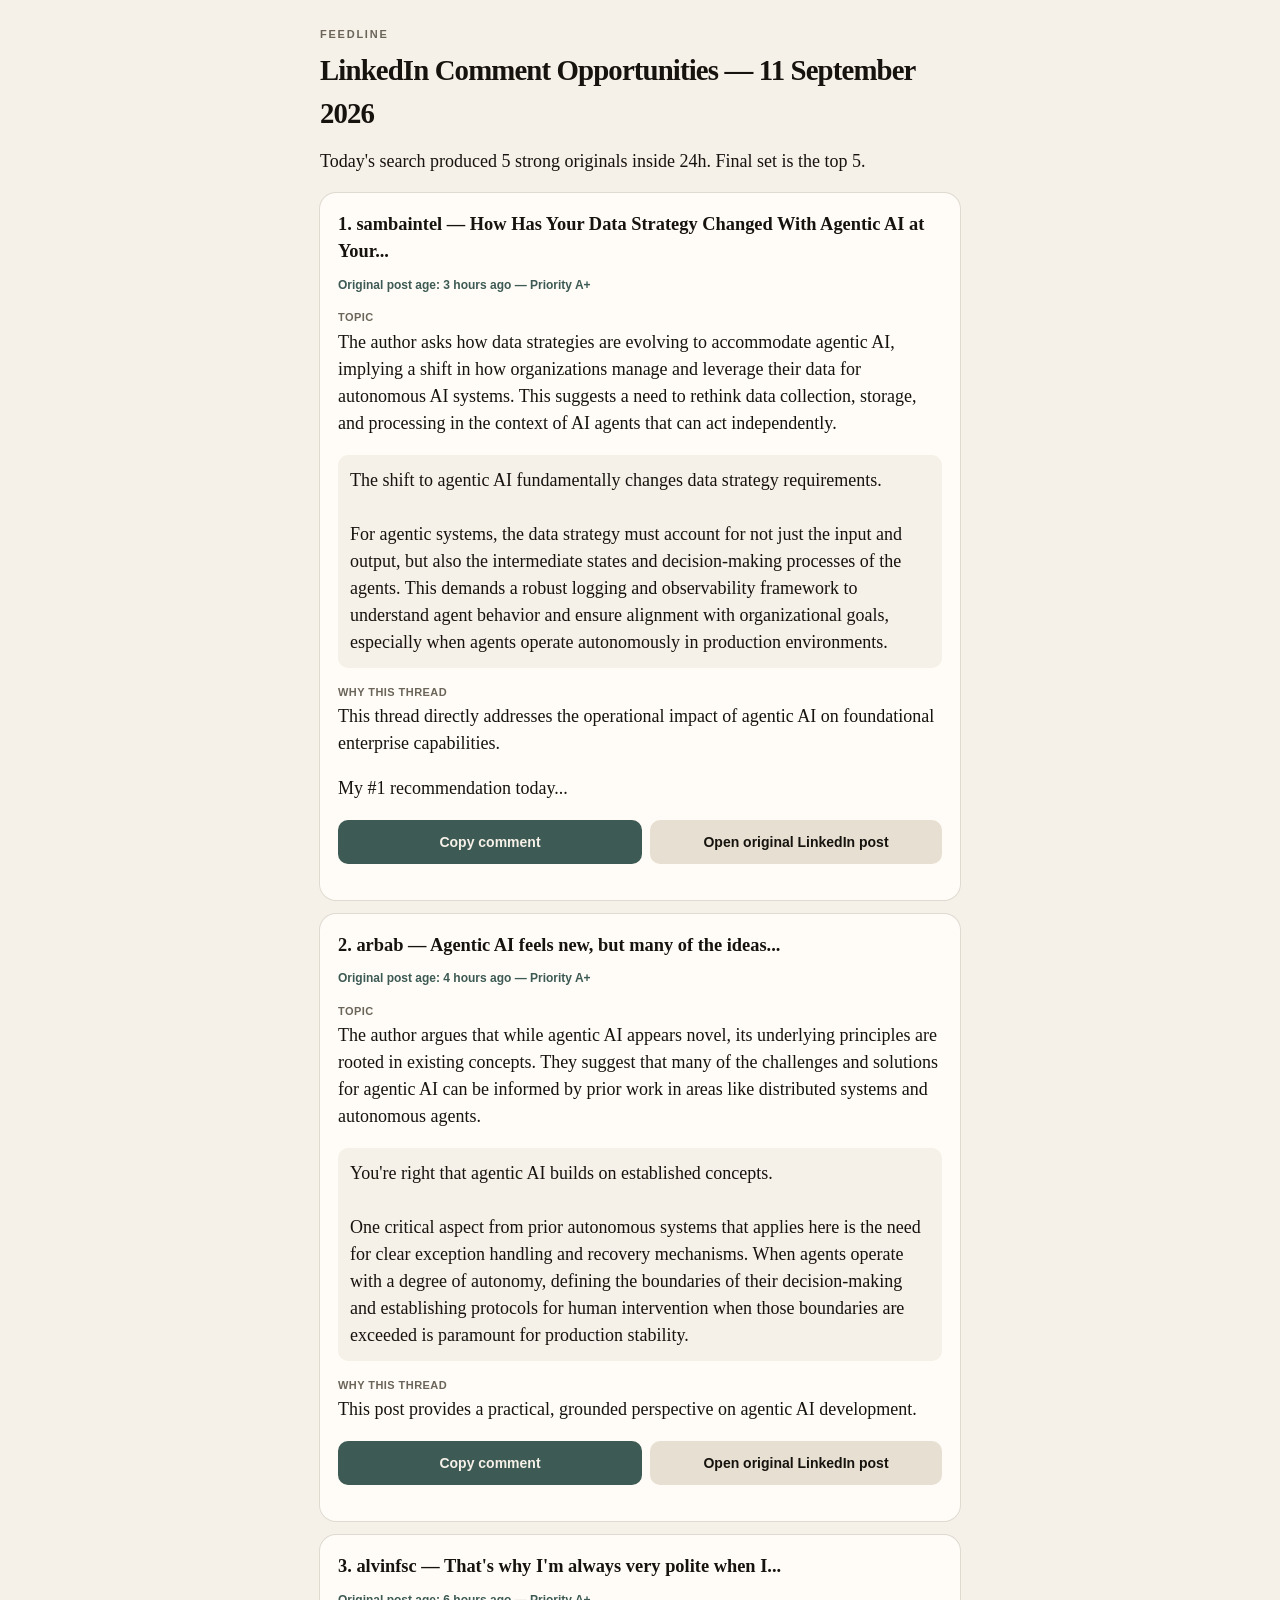
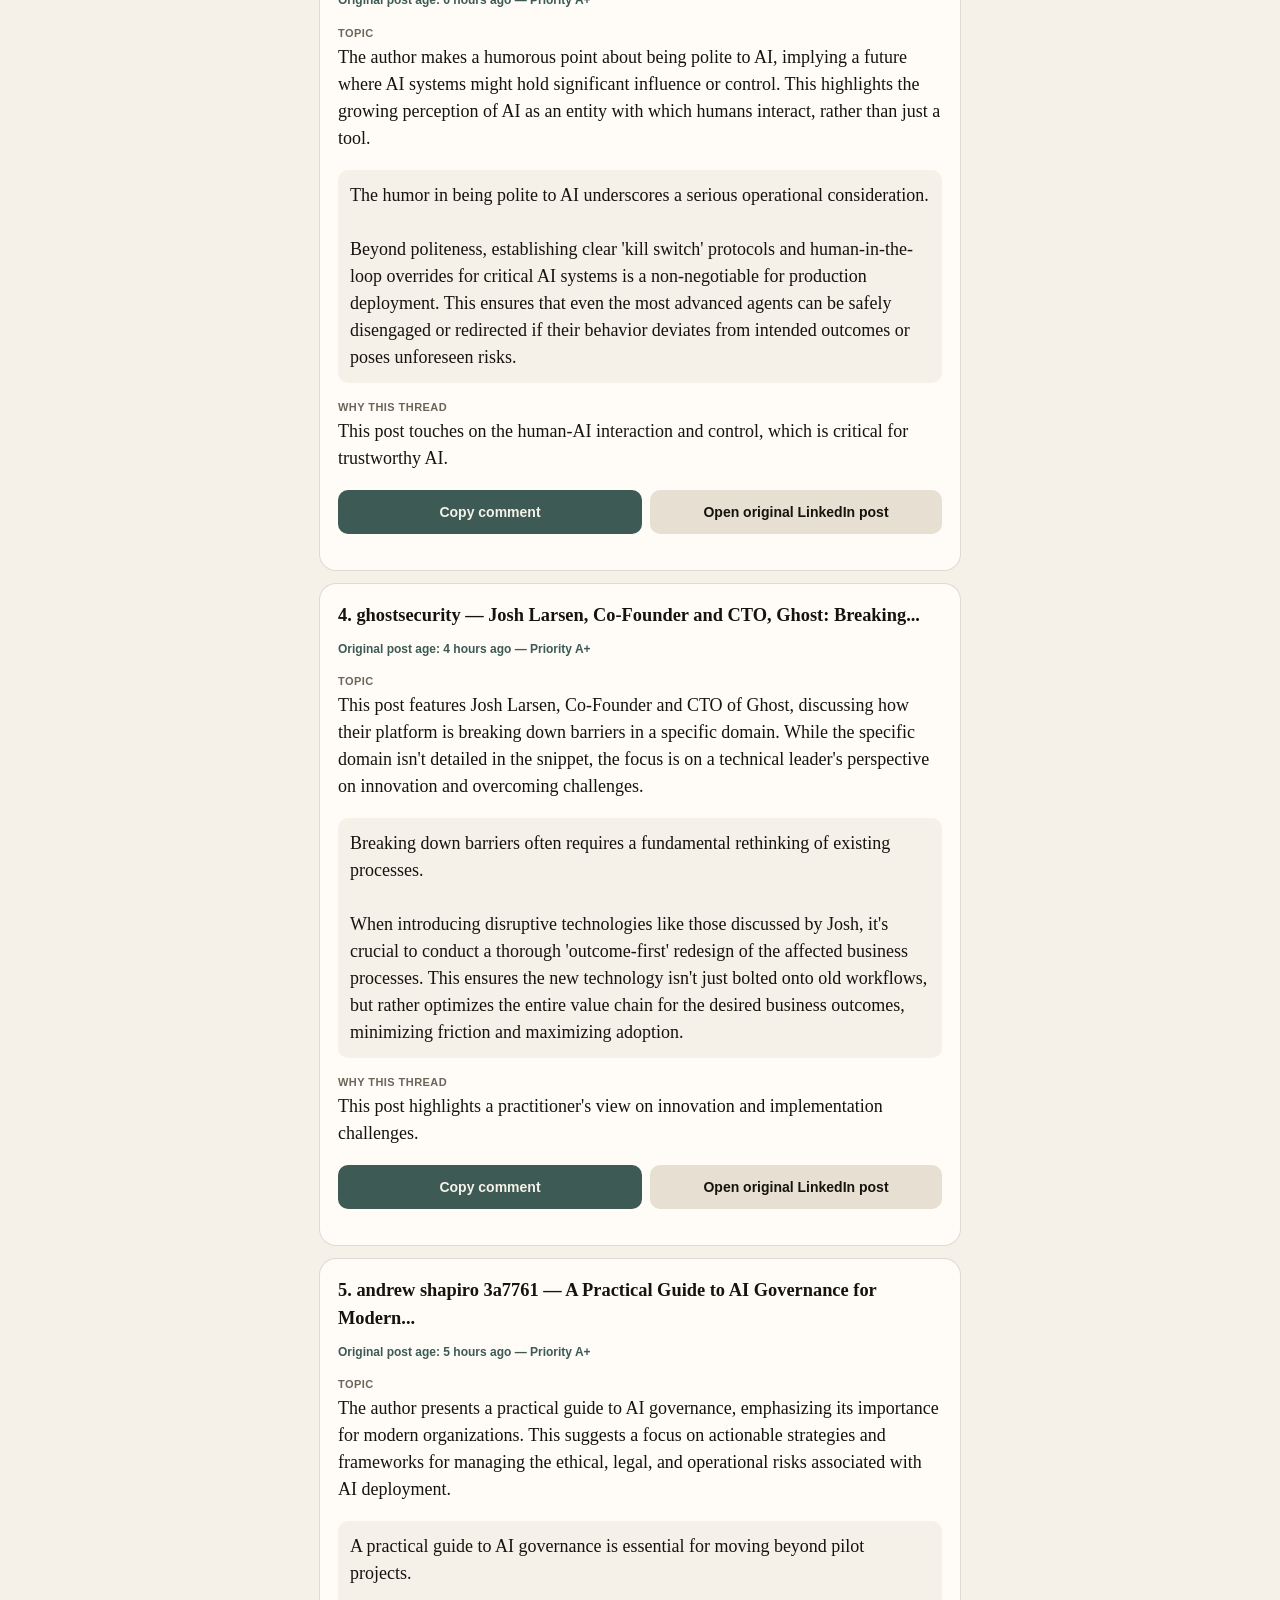
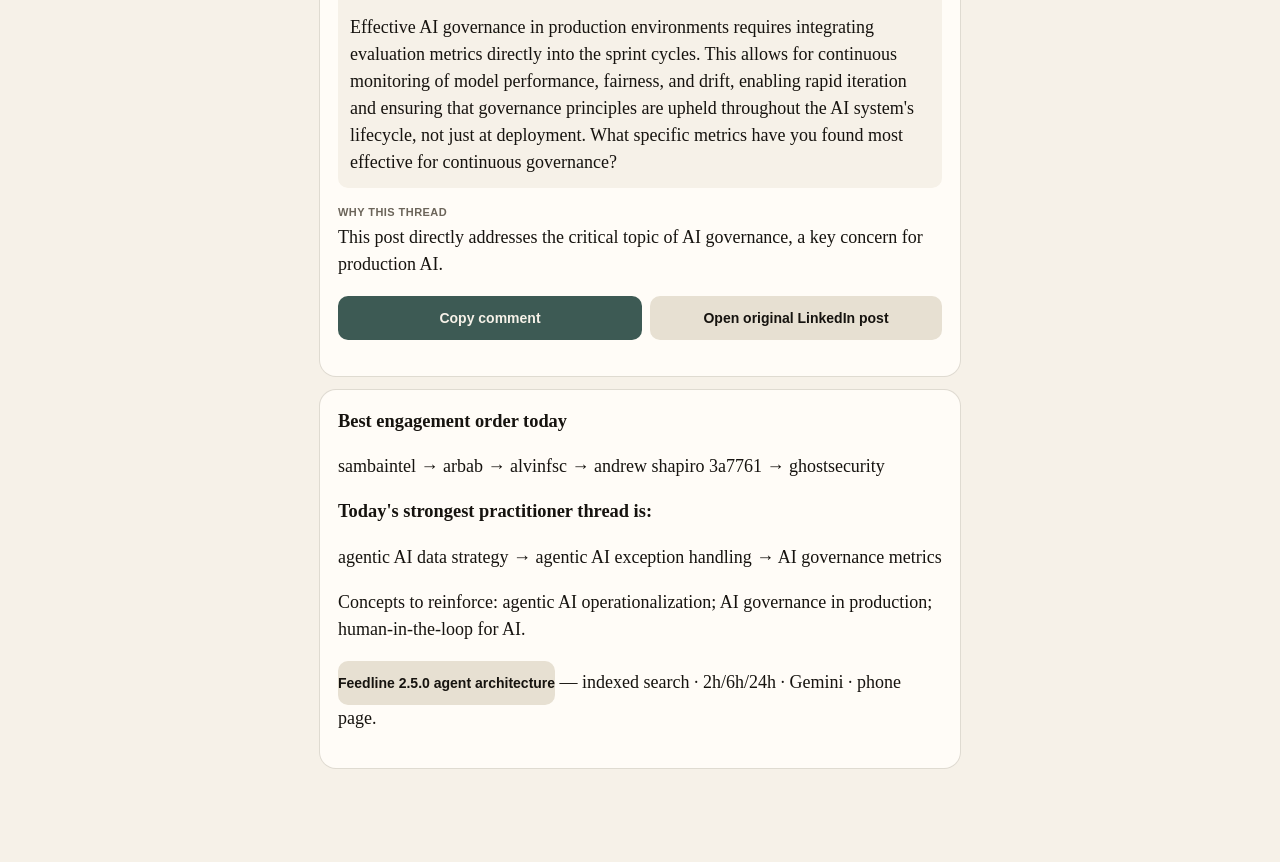
<file: docs/index.html>
<!doctype html>
<html lang="en">
<head>
  <meta charset="utf-8"/>
  <meta name="viewport" content="width=device-width, initial-scale=1"/>
  <title>LinkedIn Comment Opportunities — 11 September 2026</title>
  <style>
    :root { --bg:#f6f1e8; --ink:#16130f; --muted:#6b6459; --card:#fffcf7; --accent:#3d5a54; --line:rgba(22,19,15,.1); }
    * { box-sizing: border-box; }
    body { margin:0; background:var(--bg); color:var(--ink); font: 18px/1.5 Georgia, serif; padding:28px 18px 80px; }
    main { max-width:40rem; margin:0 auto; }
    .kicker { font: 600 11px/1.2 Segoe UI, sans-serif; letter-spacing:.16em; text-transform:uppercase; color:var(--muted); }
    h1 { font-size:1.8rem; letter-spacing:-.03em; margin:8px 0 12px; }
    .lede { margin:0 0 18px; }
    .item { background:var(--card); border-radius:16px; padding:18px; box-shadow:0 0 0 1px var(--line); margin-bottom:14px; }
    h2 { font-size:1.15rem; margin:0 0 6px; }
    .pri { font: 600 12px/1.3 Segoe UI, sans-serif; color:var(--accent); }
    strong { font: 600 11px/1.2 Segoe UI, sans-serif; letter-spacing:.04em; text-transform:uppercase; color:var(--muted); display:block; margin-bottom:4px; }
    blockquote { margin:0 0 10px; padding:12px; background:var(--bg); border-radius:10px; white-space:pre-wrap; }
    .row { display:flex; gap:8px; }
    button, a { min-height:44px; flex:1; display:inline-flex; align-items:center; justify-content:center; border-radius:10px; text-decoration:none; font: 600 14px Segoe UI, sans-serif; }
    button { border:0; background:var(--accent); color:var(--bg); cursor:pointer; }
    a { background:#e7e0d2; color:var(--ink); }
  </style>
</head>
<body>
<main>
  <div class="kicker">Feedline</div>
  <h1>LinkedIn Comment Opportunities — 11 September 2026</h1>
  <p class="lede">Today's search produced 5 strong originals inside 24h. Final set is the top 5.</p>
  <section class="item">
  <h2>1. sambaintel — How Has Your Data Strategy Changed With Agentic AI at Your...</h2>
  <p class="pri">Original post age: 3 hours ago — Priority A+</p>
  <p class="topic"><strong>Topic</strong> The author asks how data strategies are evolving to accommodate agentic AI, implying a shift in how organizations manage and leverage their data for autonomous AI systems. This suggests a need to rethink data collection, storage, and processing in the context of AI agents that can act independently.</p>
  <blockquote>The shift to agentic AI fundamentally changes data strategy requirements.<br/><br/>For agentic systems, the data strategy must account for not just the input and output, but also the intermediate states and decision-making processes of the agents. This demands a robust logging and observability framework to understand agent behavior and ensure alignment with organizational goals, especially when agents operate autonomously in production environments.</blockquote>
  <p class="why"><strong>Why this thread</strong> This thread directly addresses the operational impact of agentic AI on foundational enterprise capabilities.</p>
  <p class="note">My #1 recommendation today...</p>
  <p class="row">
    <button type="button" data-copy="The shift to agentic AI fundamentally changes data strategy requirements.

For agentic systems, the data strategy must account for not just the input and output, but also the intermediate states and decision-making processes of the agents. This demands a robust logging and observability framework to understand agent behavior and ensure alignment with organizational goals, especially when agents operate autonomously in production environments.">Copy comment</button>
    <a href="https://www.linkedin.com/posts/sambaintel_how-has-your-data-strategy-changed-with-agentic-activity-7503943135480295424-M1uu" target="_blank" rel="noreferrer">Open original LinkedIn post</a>
  </p>
</section>
<section class="item">
  <h2>2. arbab — Agentic AI feels new, but many of the ideas...</h2>
  <p class="pri">Original post age: 4 hours ago — Priority A+</p>
  <p class="topic"><strong>Topic</strong> The author argues that while agentic AI appears novel, its underlying principles are rooted in existing concepts. They suggest that many of the challenges and solutions for agentic AI can be informed by prior work in areas like distributed systems and autonomous agents.</p>
  <blockquote>You're right that agentic AI builds on established concepts.<br/><br/>One critical aspect from prior autonomous systems that applies here is the need for clear exception handling and recovery mechanisms. When agents operate with a degree of autonomy, defining the boundaries of their decision-making and establishing protocols for human intervention when those boundaries are exceeded is paramount for production stability.</blockquote>
  <p class="why"><strong>Why this thread</strong> This post provides a practical, grounded perspective on agentic AI development.</p>
  
  <p class="row">
    <button type="button" data-copy="You're right that agentic AI builds on established concepts.

One critical aspect from prior autonomous systems that applies here is the need for clear exception handling and recovery mechanisms. When agents operate with a degree of autonomy, defining the boundaries of their decision-making and establishing protocols for human intervention when those boundaries are exceeded is paramount for production stability.">Copy comment</button>
    <a href="https://www.linkedin.com/posts/arbab_agentic-ai-feels-new-but-many-of-the-ideas-activity-7503928267016527873-dDoA" target="_blank" rel="noreferrer">Open original LinkedIn post</a>
  </p>
</section>
<section class="item">
  <h2>3. alvinfsc — That's why I'm always very polite when I...</h2>
  <p class="pri">Original post age: 6 hours ago — Priority A+</p>
  <p class="topic"><strong>Topic</strong> The author makes a humorous point about being polite to AI, implying a future where AI systems might hold significant influence or control. This highlights the growing perception of AI as an entity with which humans interact, rather than just a tool.</p>
  <blockquote>The humor in being polite to AI underscores a serious operational consideration.<br/><br/>Beyond politeness, establishing clear 'kill switch' protocols and human-in-the-loop overrides for critical AI systems is a non-negotiable for production deployment. This ensures that even the most advanced agents can be safely disengaged or redirected if their behavior deviates from intended outcomes or poses unforeseen risks.</blockquote>
  <p class="why"><strong>Why this thread</strong> This post touches on the human-AI interaction and control, which is critical for trustworthy AI.</p>
  
  <p class="row">
    <button type="button" data-copy="The humor in being polite to AI underscores a serious operational consideration.

Beyond politeness, establishing clear 'kill switch' protocols and human-in-the-loop overrides for critical AI systems is a non-negotiable for production deployment. This ensures that even the most advanced agents can be safely disengaged or redirected if their behavior deviates from intended outcomes or poses unforeseen risks.">Copy comment</button>
    <a href="https://www.linkedin.com/posts/alvinfsc_thats-why-im-always-very-polite-when-i-activity-7503905161120174082-_Y_7" target="_blank" rel="noreferrer">Open original LinkedIn post</a>
  </p>
</section>
<section class="item">
  <h2>4. ghostsecurity — Josh Larsen, Co-Founder and CTO, Ghost: Breaking...</h2>
  <p class="pri">Original post age: 4 hours ago — Priority A+</p>
  <p class="topic"><strong>Topic</strong> This post features Josh Larsen, Co-Founder and CTO of Ghost, discussing how their platform is breaking down barriers in a specific domain. While the specific domain isn't detailed in the snippet, the focus is on a technical leader's perspective on innovation and overcoming challenges.</p>
  <blockquote>Breaking down barriers often requires a fundamental rethinking of existing processes.<br/><br/>When introducing disruptive technologies like those discussed by Josh, it's crucial to conduct a thorough 'outcome-first' redesign of the affected business processes. This ensures the new technology isn't just bolted onto old workflows, but rather optimizes the entire value chain for the desired business outcomes, minimizing friction and maximizing adoption.</blockquote>
  <p class="why"><strong>Why this thread</strong> This post highlights a practitioner's view on innovation and implementation challenges.</p>
  
  <p class="row">
    <button type="button" data-copy="Breaking down barriers often requires a fundamental rethinking of existing processes.

When introducing disruptive technologies like those discussed by Josh, it's crucial to conduct a thorough 'outcome-first' redesign of the affected business processes. This ensures the new technology isn't just bolted onto old workflows, but rather optimizes the entire value chain for the desired business outcomes, minimizing friction and maximizing adoption.">Copy comment</button>
    <a href="https://www.linkedin.com/posts/ghostsecurity_josh-larsen-co-founder-and-cto-ghost-breaking-activity-7503935878248185857-AEoT" target="_blank" rel="noreferrer">Open original LinkedIn post</a>
  </p>
</section>
<section class="item">
  <h2>5. andrew shapiro 3a7761 — A Practical Guide to AI Governance for Modern...</h2>
  <p class="pri">Original post age: 5 hours ago — Priority A+</p>
  <p class="topic"><strong>Topic</strong> The author presents a practical guide to AI governance, emphasizing its importance for modern organizations. This suggests a focus on actionable strategies and frameworks for managing the ethical, legal, and operational risks associated with AI deployment.</p>
  <blockquote>A practical guide to AI governance is essential for moving beyond pilot projects.<br/><br/>Effective AI governance in production environments requires integrating evaluation metrics directly into the sprint cycles. This allows for continuous monitoring of model performance, fairness, and drift, enabling rapid iteration and ensuring that governance principles are upheld throughout the AI system's lifecycle, not just at deployment. What specific metrics have you found most effective for continuous governance?</blockquote>
  <p class="why"><strong>Why this thread</strong> This post directly addresses the critical topic of AI governance, a key concern for production AI.</p>
  
  <p class="row">
    <button type="button" data-copy="A practical guide to AI governance is essential for moving beyond pilot projects.

Effective AI governance in production environments requires integrating evaluation metrics directly into the sprint cycles. This allows for continuous monitoring of model performance, fairness, and drift, enabling rapid iteration and ensuring that governance principles are upheld throughout the AI system's lifecycle, not just at deployment. What specific metrics have you found most effective for continuous governance?">Copy comment</button>
    <a href="https://www.linkedin.com/posts/andrew-shapiro-3a7761_a-practical-guide-to-ai-governance-for-modern-activity-7503916763051429888-_5Eh" target="_blank" rel="noreferrer">Open original LinkedIn post</a>
  </p>
</section>
  <section class="item">
    <h2>Best engagement order today</h2>
    <p>sambaintel → arbab → alvinfsc → andrew shapiro 3a7761 → ghostsecurity</p>
    <h2>Today's strongest practitioner thread is:</h2>
    <p>agentic AI data strategy → agentic AI exception handling → AI governance metrics</p>
    <p>Concepts to reinforce: agentic AI operationalization; AI governance in production; human-in-the-loop for AI.</p>
    <p class="lede"><a href="./agent.html">Feedline 2.5.0 agent architecture</a> — indexed search · 2h/6h/24h · Gemini · phone page.</p>
  </section>
</main>
<script>
  document.querySelectorAll("[data-copy]").forEach((btn) => {
    btn.addEventListener("click", async () => {
      const text = btn.getAttribute("data-copy") || "";
      try { await navigator.clipboard.writeText(text); btn.textContent = "Copied";
        setTimeout(() => { btn.textContent = "Copy comment"; }, 1400); } catch {}
    });
  });
</script>
</body>
</html>
</file>
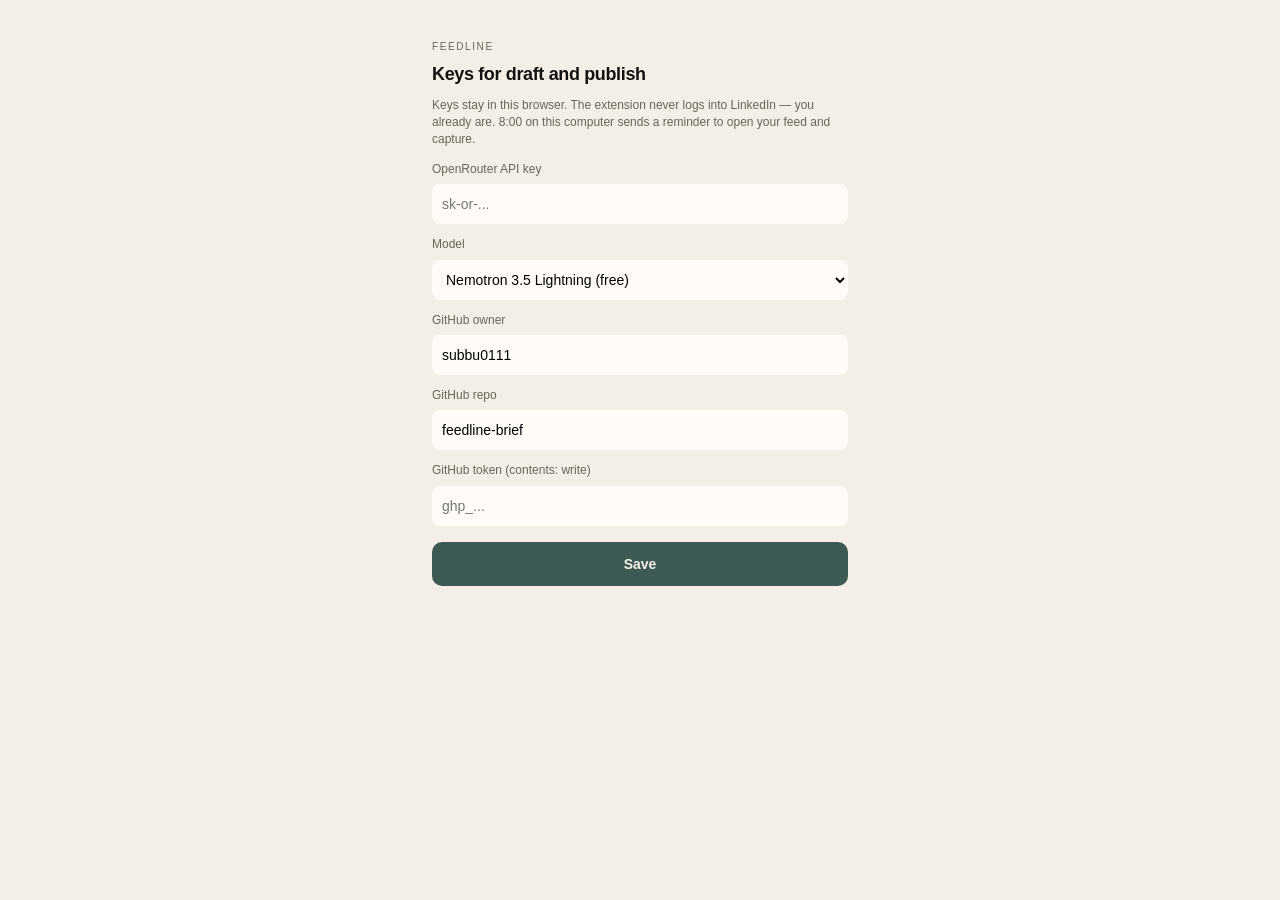
<file: extension/options.html>
<!doctype html>
<html>
  <head>
    <meta charset="utf-8" />
    <title>Feedline settings</title>
    <link rel="stylesheet" href="popup.css" />
    <style>
      body { width: auto; max-width: 28rem; margin: 24px auto; }
      label { display: block; font-size: 12px; margin: 12px 0 6px; color: var(--muted); }
      input, select { width: 100%; min-height: 40px; border: 0; border-radius: 8px; padding: 0 10px; background: #fffcf7; font: inherit; }
      .ok { color: var(--accent); font-size: 13px; min-height: 1.2em; }
    </style>
  </head>
  <body>
    <p class="kicker">Feedline</p>
    <h1>Keys for draft and publish</h1>
    <p class="hint">
      Keys stay in this browser. The extension never logs into LinkedIn — you already are.
      8:00 on this computer sends a reminder to open your feed and capture.
    </p>
    <label for="or">OpenRouter API key</label>
    <input id="or" type="password" autocomplete="off" placeholder="sk-or-..." />
    <label for="model">Model</label>
    <select id="model">
      <option value="nvidia/nemotron-3.5-lightning:free">Nemotron 3.5 Lightning (free)</option>
      <option value="google/gemini-2.5-flash-lite">Gemini 2.5 Flash Lite</option>
    </select>
    <label for="owner">GitHub owner</label>
    <input id="owner" value="subbu0111" />
    <label for="repo">GitHub repo</label>
    <input id="repo" value="feedline-brief" />
    <label for="gh">GitHub token (contents: write)</label>
    <input id="gh" type="password" autocomplete="off" placeholder="ghp_..." />
    <button id="save" type="button" style="margin-top: 16px">Save</button>
    <p class="ok" id="status"></p>
    <script src="options.js"></script>
  </body>
</html>
</file>
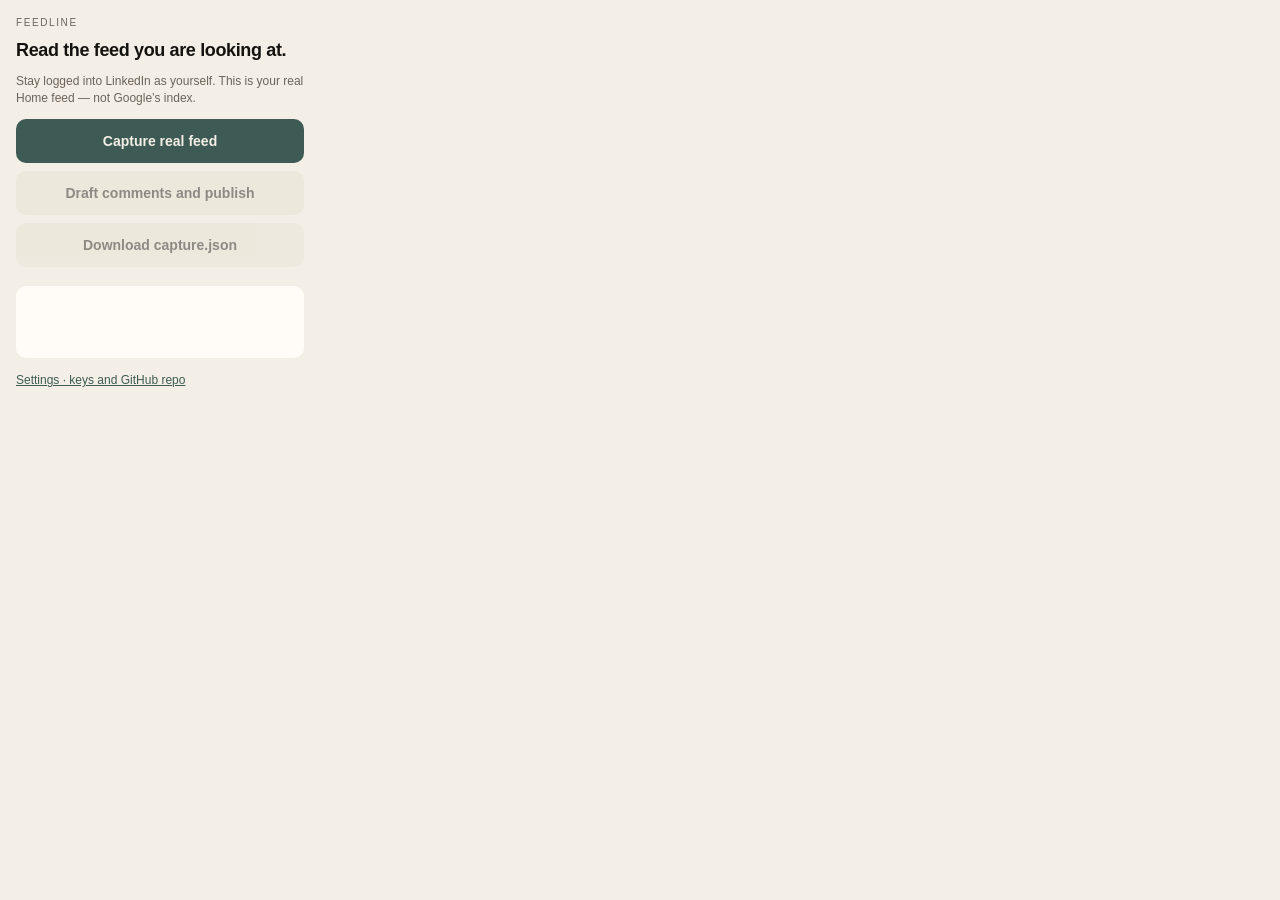
<file: extension/popup.html>
<!doctype html>
<html>
  <head>
    <meta charset="utf-8" />
    <title>Feedline</title>
    <link rel="stylesheet" href="popup.css" />
  </head>
  <body>
    <header>
      <p class="kicker">Feedline</p>
      <h1>Read the feed you are looking at.</h1>
    </header>
    <p class="hint" id="hint">
      Stay logged into LinkedIn as yourself. This is your real Home feed — not Google’s index.
    </p>
    <button id="capture" type="button">Capture real feed</button>
    <button id="publish" type="button" class="ghost" disabled>Draft comments and publish</button>
    <button id="download" type="button" class="ghost" disabled>Download capture.json</button>
    <pre id="log"></pre>
    <a href="options.html">Settings · keys and GitHub repo</a>
    <script src="draft.js"></script>
    <script src="github.js"></script>
    <script src="popup.js"></script>
  </body>
</html>
</file>
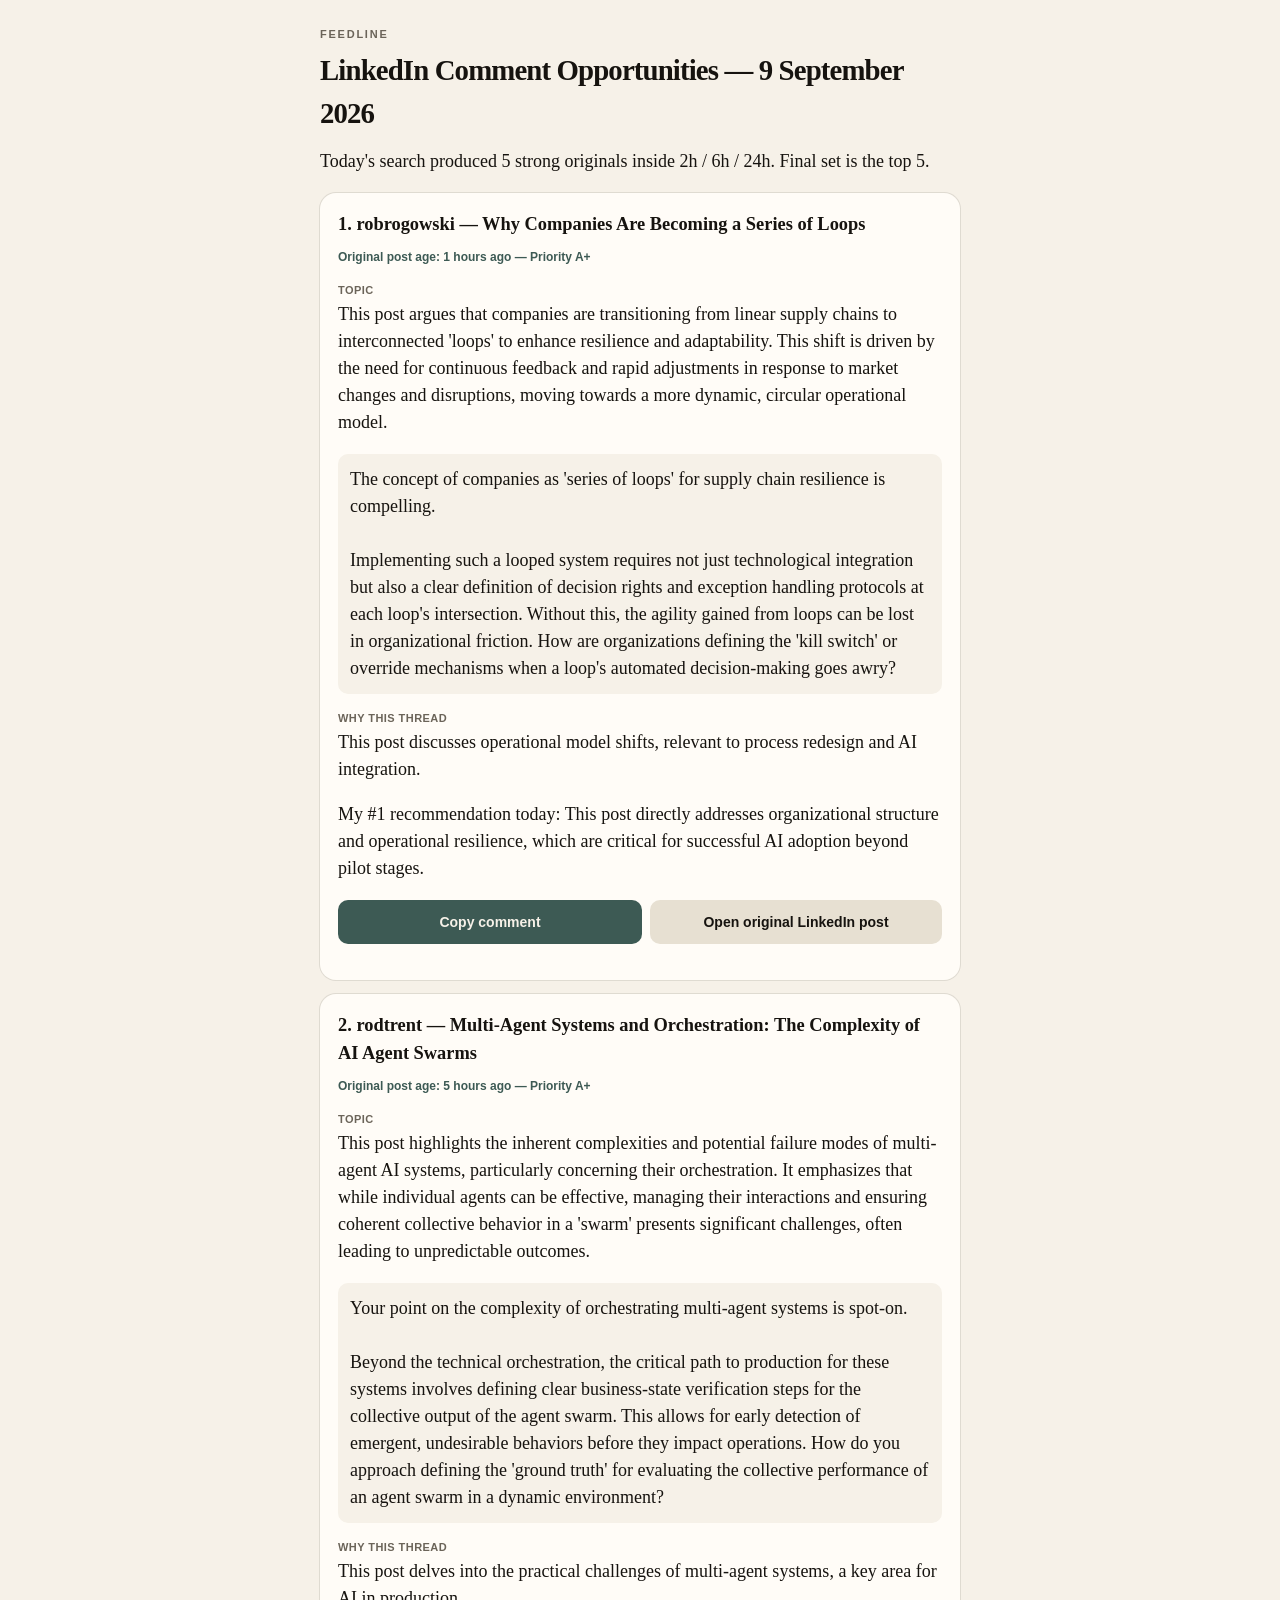
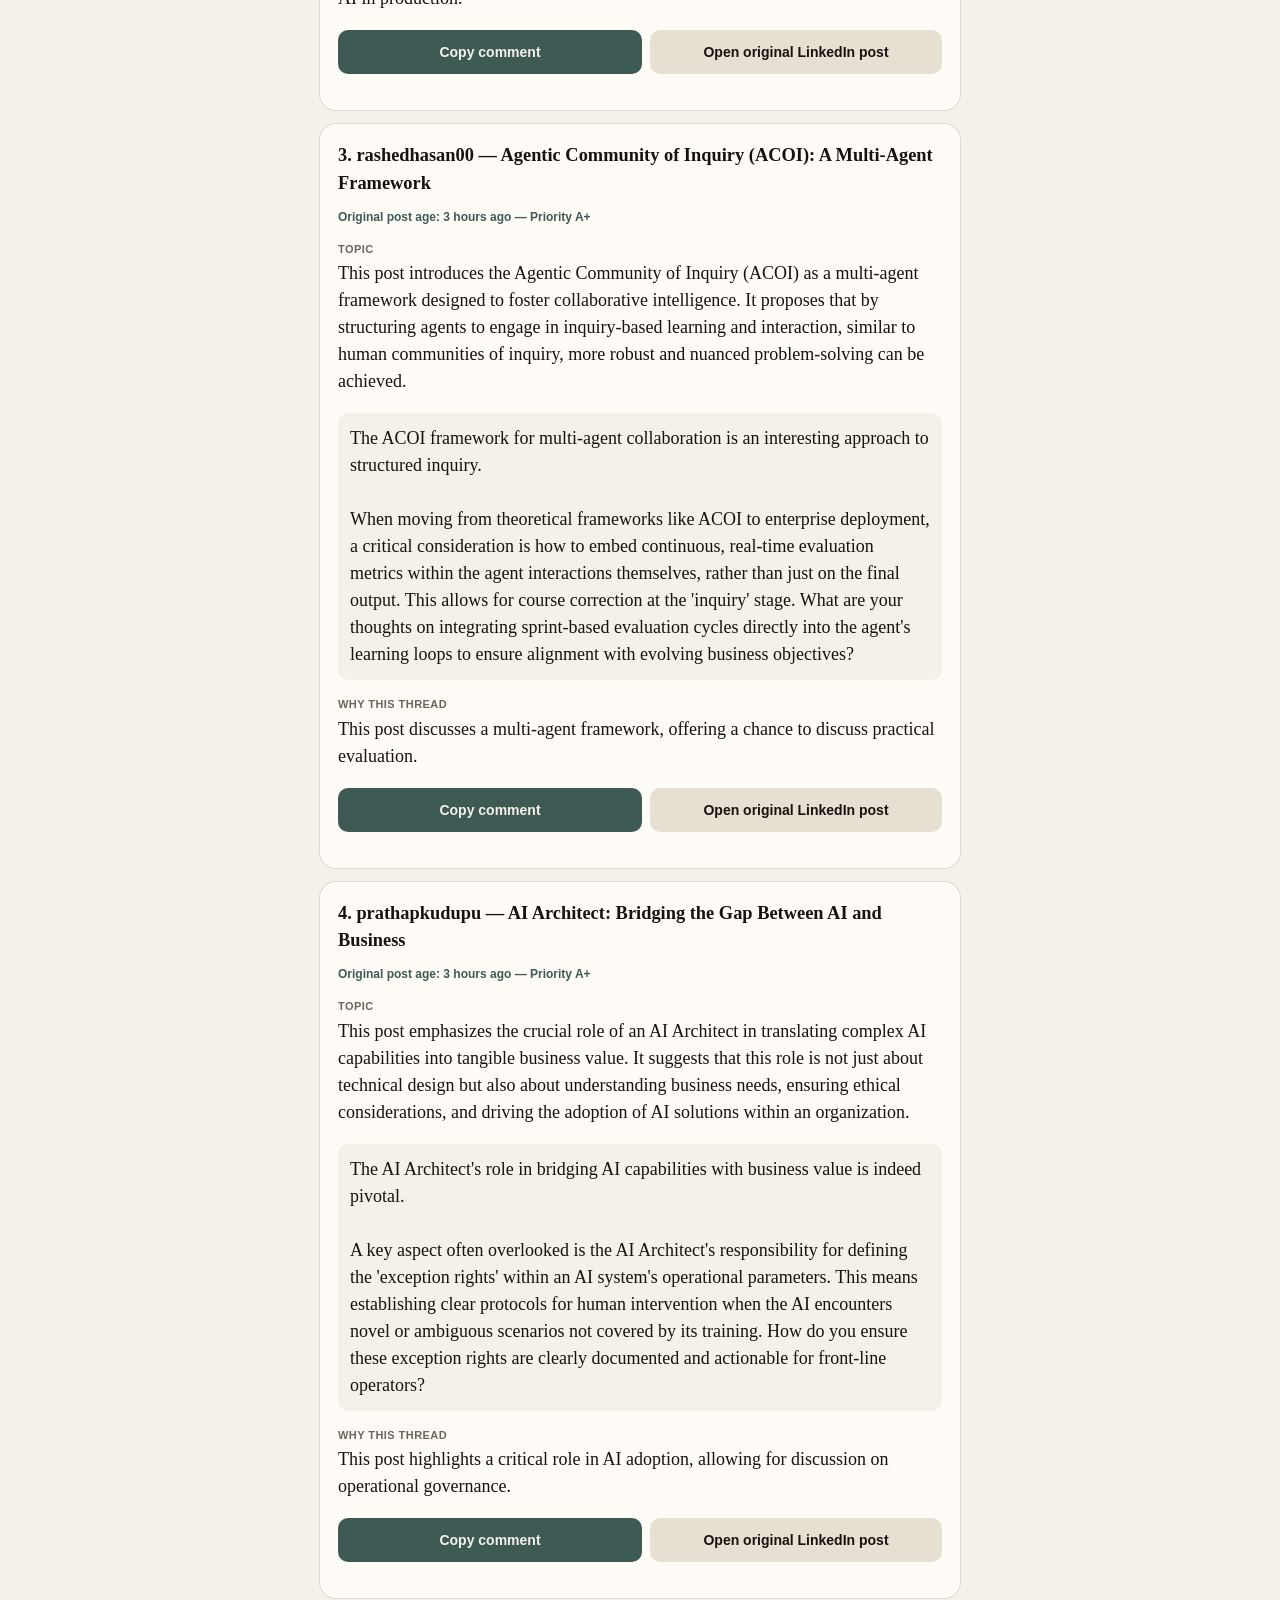
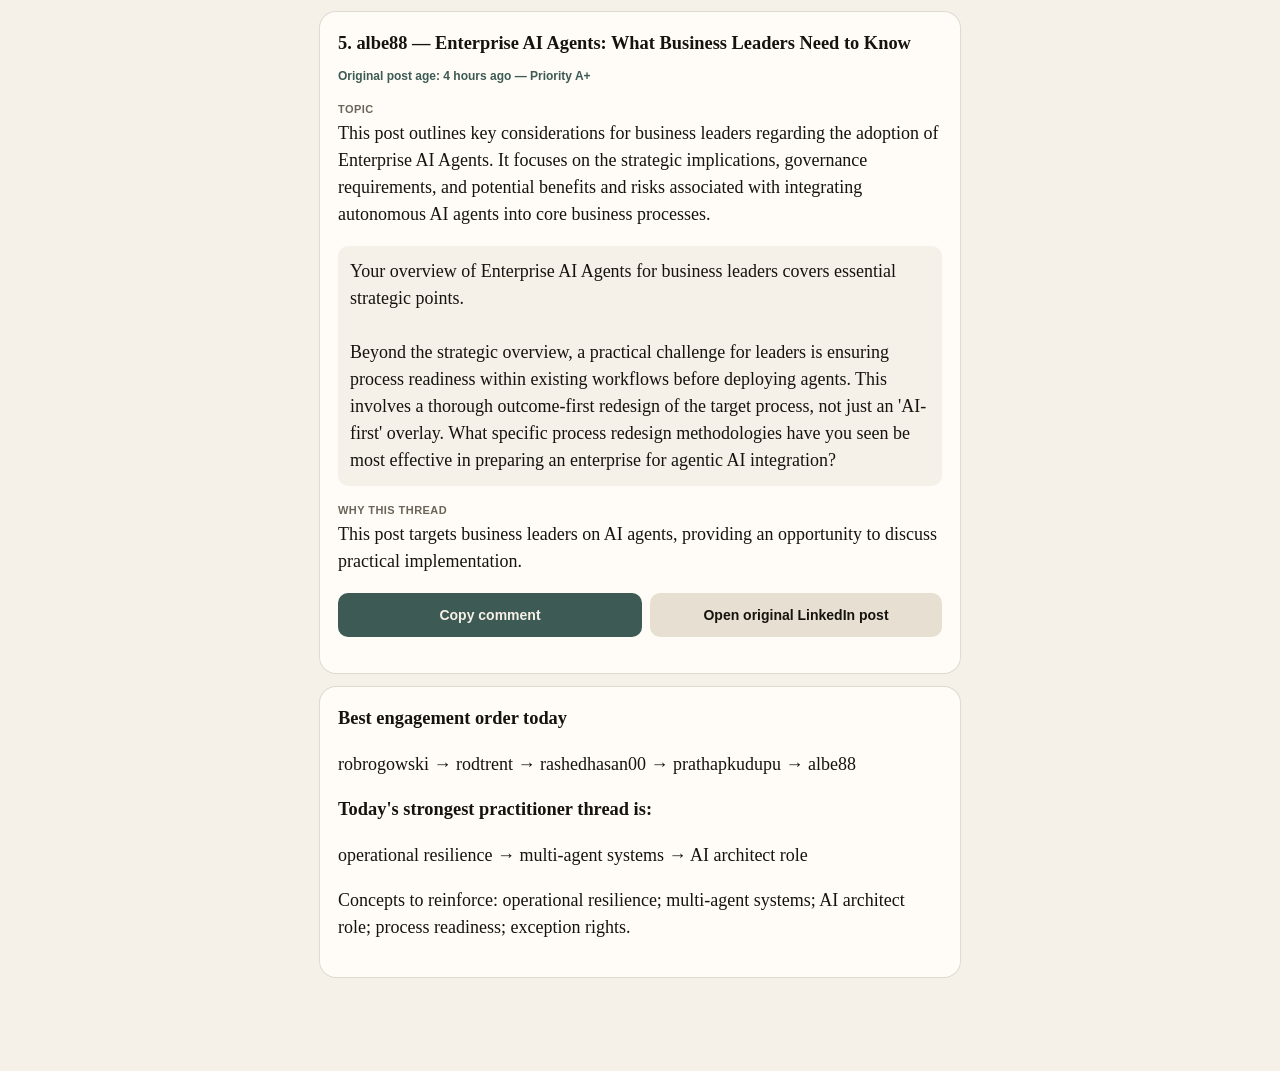
<file: docs/archive/2026-09-09.html>
<!doctype html>
<html lang="en">
<head>
  <meta charset="utf-8"/>
  <meta name="viewport" content="width=device-width, initial-scale=1"/>
  <title>LinkedIn Comment Opportunities — 9 September 2026</title>
  <style>
    :root { --bg:#f6f1e8; --ink:#16130f; --muted:#6b6459; --card:#fffcf7; --accent:#3d5a54; --line:rgba(22,19,15,.1); }
    * { box-sizing: border-box; }
    body { margin:0; background:var(--bg); color:var(--ink); font: 18px/1.5 Georgia, serif; padding:28px 18px 80px; }
    main { max-width:40rem; margin:0 auto; }
    .kicker { font: 600 11px/1.2 Segoe UI, sans-serif; letter-spacing:.16em; text-transform:uppercase; color:var(--muted); }
    h1 { font-size:1.8rem; letter-spacing:-.03em; margin:8px 0 12px; }
    .lede { margin:0 0 18px; }
    .item { background:var(--card); border-radius:16px; padding:18px; box-shadow:0 0 0 1px var(--line); margin-bottom:14px; }
    h2 { font-size:1.15rem; margin:0 0 6px; }
    .pri { font: 600 12px/1.3 Segoe UI, sans-serif; color:var(--accent); }
    strong { font: 600 11px/1.2 Segoe UI, sans-serif; letter-spacing:.04em; text-transform:uppercase; color:var(--muted); display:block; margin-bottom:4px; }
    blockquote { margin:0 0 10px; padding:12px; background:var(--bg); border-radius:10px; white-space:pre-wrap; }
    .row { display:flex; gap:8px; }
    button, a { min-height:44px; flex:1; display:inline-flex; align-items:center; justify-content:center; border-radius:10px; text-decoration:none; font: 600 14px Segoe UI, sans-serif; }
    button { border:0; background:var(--accent); color:var(--bg); cursor:pointer; }
    a { background:#e7e0d2; color:var(--ink); }
  </style>
</head>
<body>
<main>
  <div class="kicker">Feedline</div>
  <h1>LinkedIn Comment Opportunities — 9 September 2026</h1>
  <p class="lede">Today's search produced 5 strong originals inside 2h / 6h / 24h. Final set is the top 5.</p>
  <section class="item">
  <h2>1. robrogowski — Why Companies Are Becoming a Series of Loops</h2>
  <p class="pri">Original post age: 1 hours ago — Priority A+</p>
  <p class="topic"><strong>Topic</strong> This post argues that companies are transitioning from linear supply chains to interconnected 'loops' to enhance resilience and adaptability. This shift is driven by the need for continuous feedback and rapid adjustments in response to market changes and disruptions, moving towards a more dynamic, circular operational model.</p>
  <blockquote>The concept of companies as 'series of loops' for supply chain resilience is compelling.<br/><br/>Implementing such a looped system requires not just technological integration but also a clear definition of decision rights and exception handling protocols at each loop's intersection. Without this, the agility gained from loops can be lost in organizational friction. How are organizations defining the 'kill switch' or override mechanisms when a loop's automated decision-making goes awry?</blockquote>
  <p class="why"><strong>Why this thread</strong> This post discusses operational model shifts, relevant to process redesign and AI integration.</p>
  <p class="note">My #1 recommendation today: This post directly addresses organizational structure and operational resilience, which are critical for successful AI adoption beyond pilot stages.</p>
  <p class="row">
    <button type="button" data-copy="The concept of companies as 'series of loops' for supply chain resilience is compelling.

Implementing such a looped system requires not just technological integration but also a clear definition of decision rights and exception handling protocols at each loop's intersection. Without this, the agility gained from loops can be lost in organizational friction. How are organizations defining the 'kill switch' or override mechanisms when a loop's automated decision-making goes awry?">Copy comment</button>
    <a href="https://www.linkedin.com/posts/robrogowski_why-companies-are-becoming-a-series-of-loops-activity-7503480131286384640-18ep" target="_blank" rel="noreferrer">Open original LinkedIn post</a>
  </p>
</section>
<section class="item">
  <h2>2. rodtrent — Multi-Agent Systems and Orchestration: The Complexity of AI Agent Swarms</h2>
  <p class="pri">Original post age: 5 hours ago — Priority A+</p>
  <p class="topic"><strong>Topic</strong> This post highlights the inherent complexities and potential failure modes of multi-agent AI systems, particularly concerning their orchestration. It emphasizes that while individual agents can be effective, managing their interactions and ensuring coherent collective behavior in a 'swarm' presents significant challenges, often leading to unpredictable outcomes.</p>
  <blockquote>Your point on the complexity of orchestrating multi-agent systems is spot-on.<br/><br/>Beyond the technical orchestration, the critical path to production for these systems involves defining clear business-state verification steps for the collective output of the agent swarm. This allows for early detection of emergent, undesirable behaviors before they impact operations. How do you approach defining the 'ground truth' for evaluating the collective performance of an agent swarm in a dynamic environment?</blockquote>
  <p class="why"><strong>Why this thread</strong> This post delves into the practical challenges of multi-agent systems, a key area for AI in production.</p>
  
  <p class="row">
    <button type="button" data-copy="Your point on the complexity of orchestrating multi-agent systems is spot-on.

Beyond the technical orchestration, the critical path to production for these systems involves defining clear business-state verification steps for the collective output of the agent swarm. This allows for early detection of emergent, undesirable behaviors before they impact operations. How do you approach defining the 'ground truth' for evaluating the collective performance of an agent swarm in a dynamic environment?">Copy comment</button>
    <a href="https://www.linkedin.com/posts/rodtrent_multi-agent-systems-and-orchestration-the-activity-7503423388833640448-Z2Zv" target="_blank" rel="noreferrer">Open original LinkedIn post</a>
  </p>
</section>
<section class="item">
  <h2>3. rashedhasan00 — Agentic Community of Inquiry (ACOI): A Multi-Agent Framework</h2>
  <p class="pri">Original post age: 3 hours ago — Priority A+</p>
  <p class="topic"><strong>Topic</strong> This post introduces the Agentic Community of Inquiry (ACOI) as a multi-agent framework designed to foster collaborative intelligence. It proposes that by structuring agents to engage in inquiry-based learning and interaction, similar to human communities of inquiry, more robust and nuanced problem-solving can be achieved.</p>
  <blockquote>The ACOI framework for multi-agent collaboration is an interesting approach to structured inquiry.<br/><br/>When moving from theoretical frameworks like ACOI to enterprise deployment, a critical consideration is how to embed continuous, real-time evaluation metrics within the agent interactions themselves, rather than just on the final output. This allows for course correction at the 'inquiry' stage. What are your thoughts on integrating sprint-based evaluation cycles directly into the agent's learning loops to ensure alignment with evolving business objectives?</blockquote>
  <p class="why"><strong>Why this thread</strong> This post discusses a multi-agent framework, offering a chance to discuss practical evaluation.</p>
  
  <p class="row">
    <button type="button" data-copy="The ACOI framework for multi-agent collaboration is an interesting approach to structured inquiry.

When moving from theoretical frameworks like ACOI to enterprise deployment, a critical consideration is how to embed continuous, real-time evaluation metrics within the agent interactions themselves, rather than just on the final output. This allows for course correction at the 'inquiry' stage. What are your thoughts on integrating sprint-based evaluation cycles directly into the agent's learning loops to ensure alignment with evolving business objectives?">Copy comment</button>
    <a href="https://www.linkedin.com/posts/rashedhasan00_artificialintelligence-machinelearning-activity-7503457102770913280-h4qR" target="_blank" rel="noreferrer">Open original LinkedIn post</a>
  </p>
</section>
<section class="item">
  <h2>4. prathapkudupu — AI Architect: Bridging the Gap Between AI and Business</h2>
  <p class="pri">Original post age: 3 hours ago — Priority A+</p>
  <p class="topic"><strong>Topic</strong> This post emphasizes the crucial role of an AI Architect in translating complex AI capabilities into tangible business value. It suggests that this role is not just about technical design but also about understanding business needs, ensuring ethical considerations, and driving the adoption of AI solutions within an organization.</p>
  <blockquote>The AI Architect's role in bridging AI capabilities with business value is indeed pivotal.<br/><br/>A key aspect often overlooked is the AI Architect's responsibility for defining the 'exception rights' within an AI system's operational parameters. This means establishing clear protocols for human intervention when the AI encounters novel or ambiguous scenarios not covered by its training. How do you ensure these exception rights are clearly documented and actionable for front-line operators?</blockquote>
  <p class="why"><strong>Why this thread</strong> This post highlights a critical role in AI adoption, allowing for discussion on operational governance.</p>
  
  <p class="row">
    <button type="button" data-copy="The AI Architect's role in bridging AI capabilities with business value is indeed pivotal.

A key aspect often overlooked is the AI Architect's responsibility for defining the 'exception rights' within an AI system's operational parameters. This means establishing clear protocols for human intervention when the AI encounters novel or ambiguous scenarios not covered by its training. How do you ensure these exception rights are clearly documented and actionable for front-line operators?">Copy comment</button>
    <a href="https://www.linkedin.com/posts/prathapkudupu_ai-artificialintelligence-aiarchitect-activity-7503450584704991232-O6sh" target="_blank" rel="noreferrer">Open original LinkedIn post</a>
  </p>
</section>
<section class="item">
  <h2>5. albe88 — Enterprise AI Agents: What Business Leaders Need to Know</h2>
  <p class="pri">Original post age: 4 hours ago — Priority A+</p>
  <p class="topic"><strong>Topic</strong> This post outlines key considerations for business leaders regarding the adoption of Enterprise AI Agents. It focuses on the strategic implications, governance requirements, and potential benefits and risks associated with integrating autonomous AI agents into core business processes.</p>
  <blockquote>Your overview of Enterprise AI Agents for business leaders covers essential strategic points.<br/><br/>Beyond the strategic overview, a practical challenge for leaders is ensuring process readiness within existing workflows before deploying agents. This involves a thorough outcome-first redesign of the target process, not just an 'AI-first' overlay. What specific process redesign methodologies have you seen be most effective in preparing an enterprise for agentic AI integration?</blockquote>
  <p class="why"><strong>Why this thread</strong> This post targets business leaders on AI agents, providing an opportunity to discuss practical implementation.</p>
  
  <p class="row">
    <button type="button" data-copy="Your overview of Enterprise AI Agents for business leaders covers essential strategic points.

Beyond the strategic overview, a practical challenge for leaders is ensuring process readiness within existing workflows before deploying agents. This involves a thorough outcome-first redesign of the target process, not just an 'AI-first' overlay. What specific process redesign methodologies have you seen be most effective in preparing an enterprise for agentic AI integration?">Copy comment</button>
    <a href="https://www.linkedin.com/posts/albe88_aiagents-enterpriseai-aigovernance-activity-7503438494082445312-mMGJ" target="_blank" rel="noreferrer">Open original LinkedIn post</a>
  </p>
</section>
  <section class="item">
    <h2>Best engagement order today</h2>
    <p>robrogowski → rodtrent → rashedhasan00 → prathapkudupu → albe88</p>
    <h2>Today's strongest practitioner thread is:</h2>
    <p>operational resilience → multi-agent systems → AI architect role</p>
    <p>Concepts to reinforce: operational resilience; multi-agent systems; AI architect role; process readiness; exception rights.</p>
  </section>
</main>
<script>
  document.querySelectorAll("[data-copy]").forEach((btn) => {
    btn.addEventListener("click", async () => {
      const text = btn.getAttribute("data-copy") || "";
      try { await navigator.clipboard.writeText(text); btn.textContent = "Copied";
        setTimeout(() => { btn.textContent = "Copy comment"; }, 1400); } catch {}
    });
  });
</script>
</body>
</html>
</file>
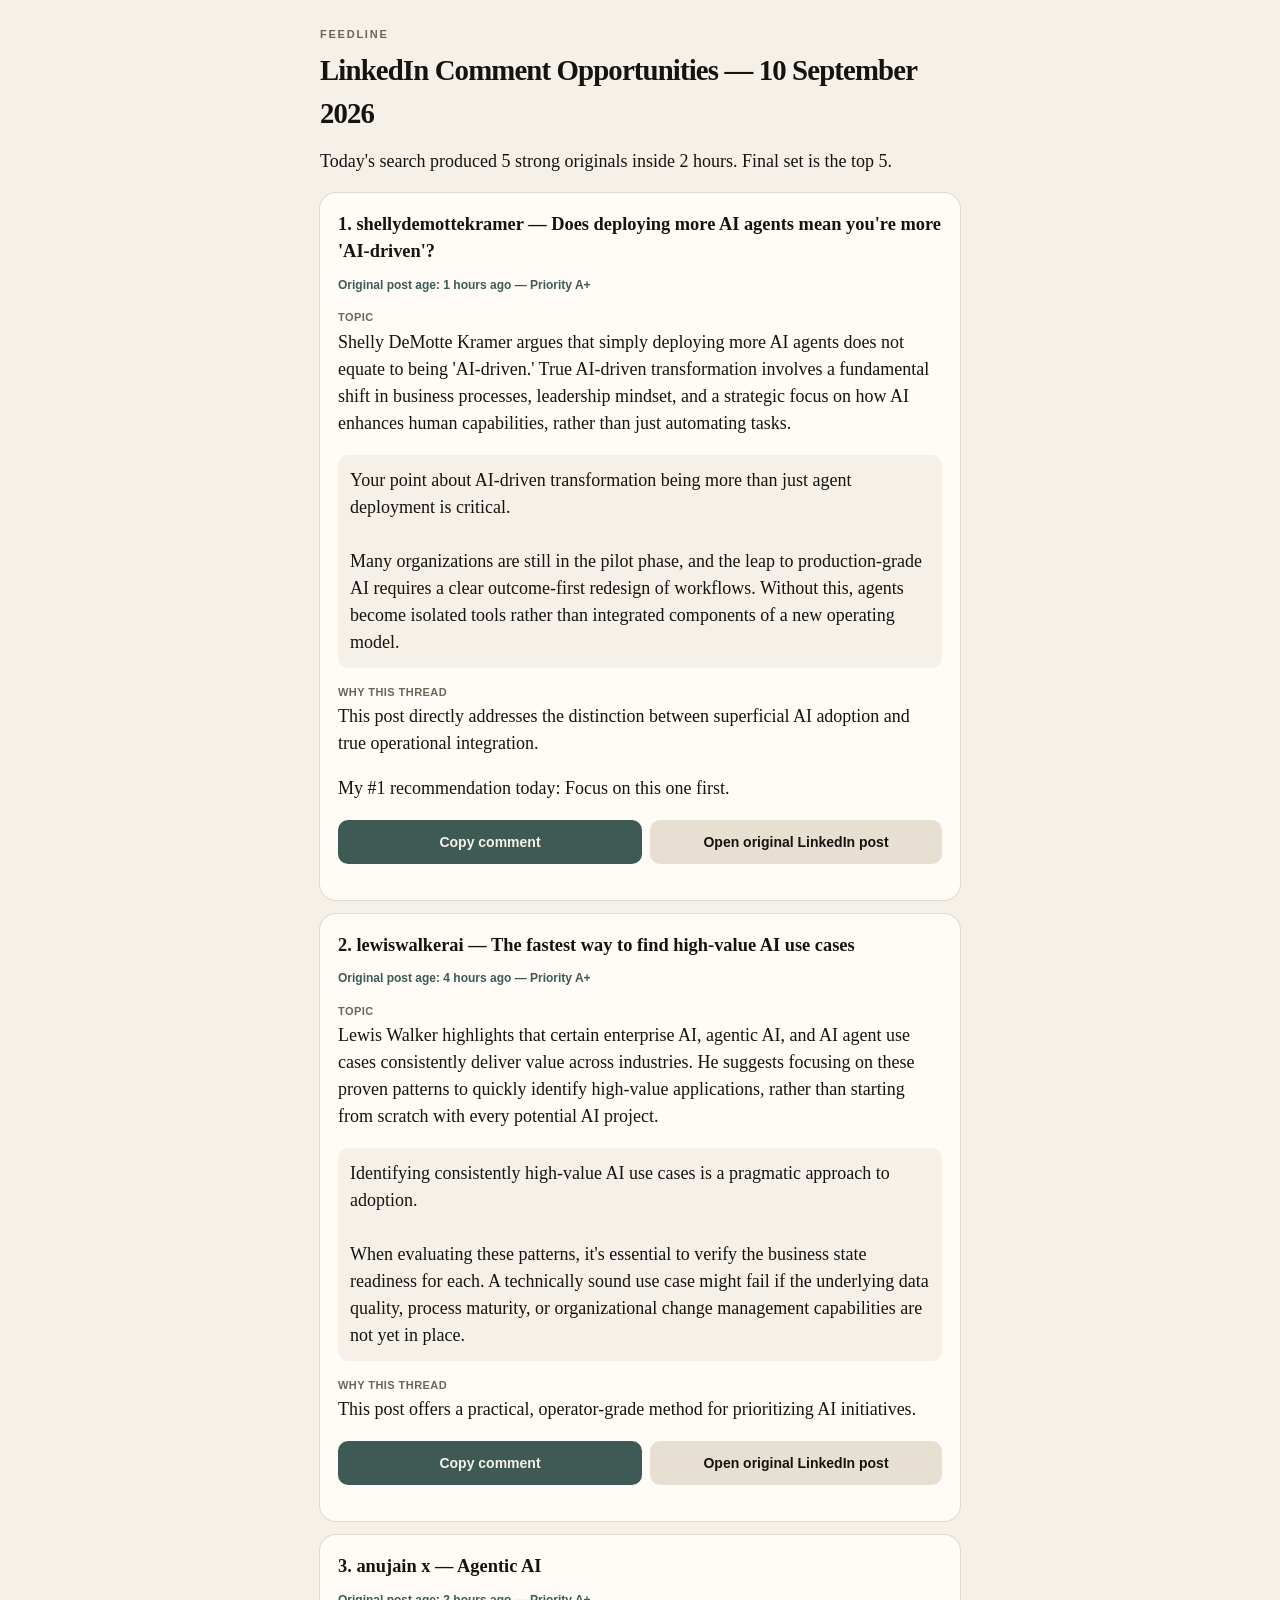
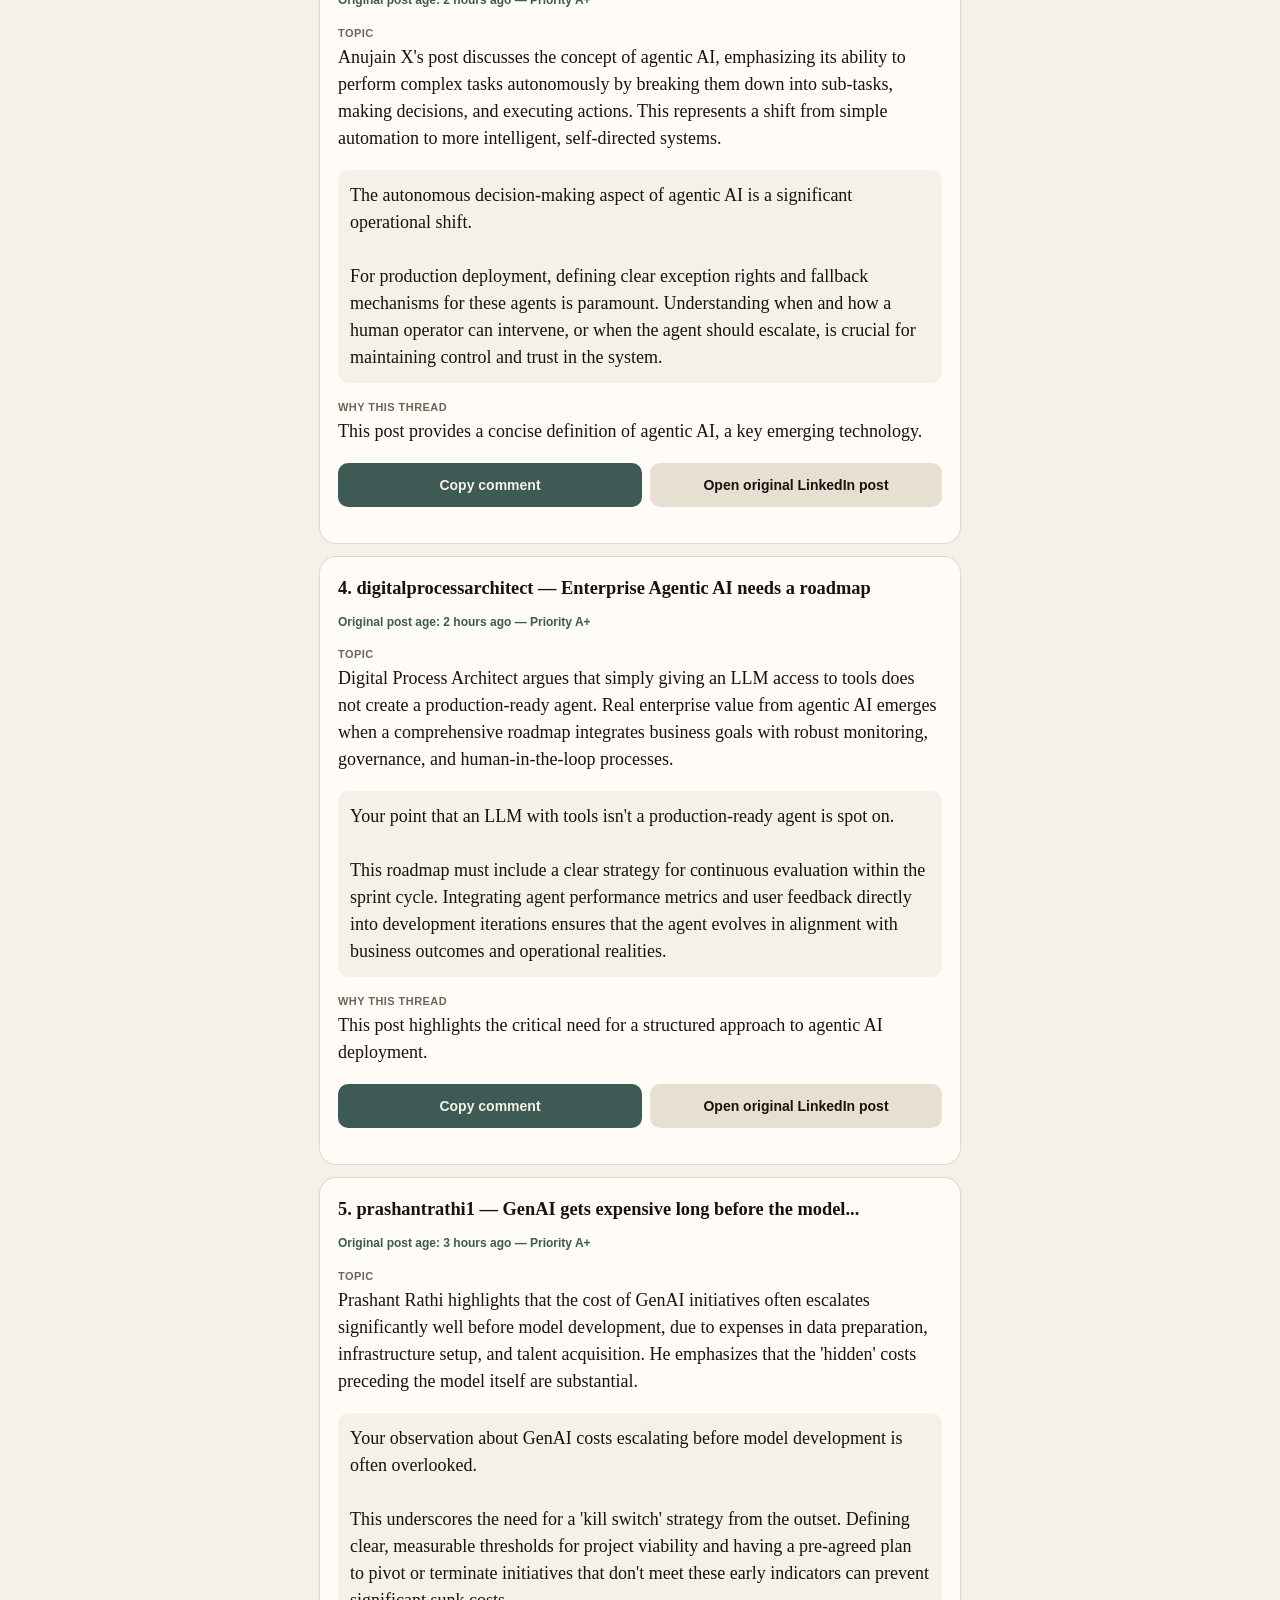
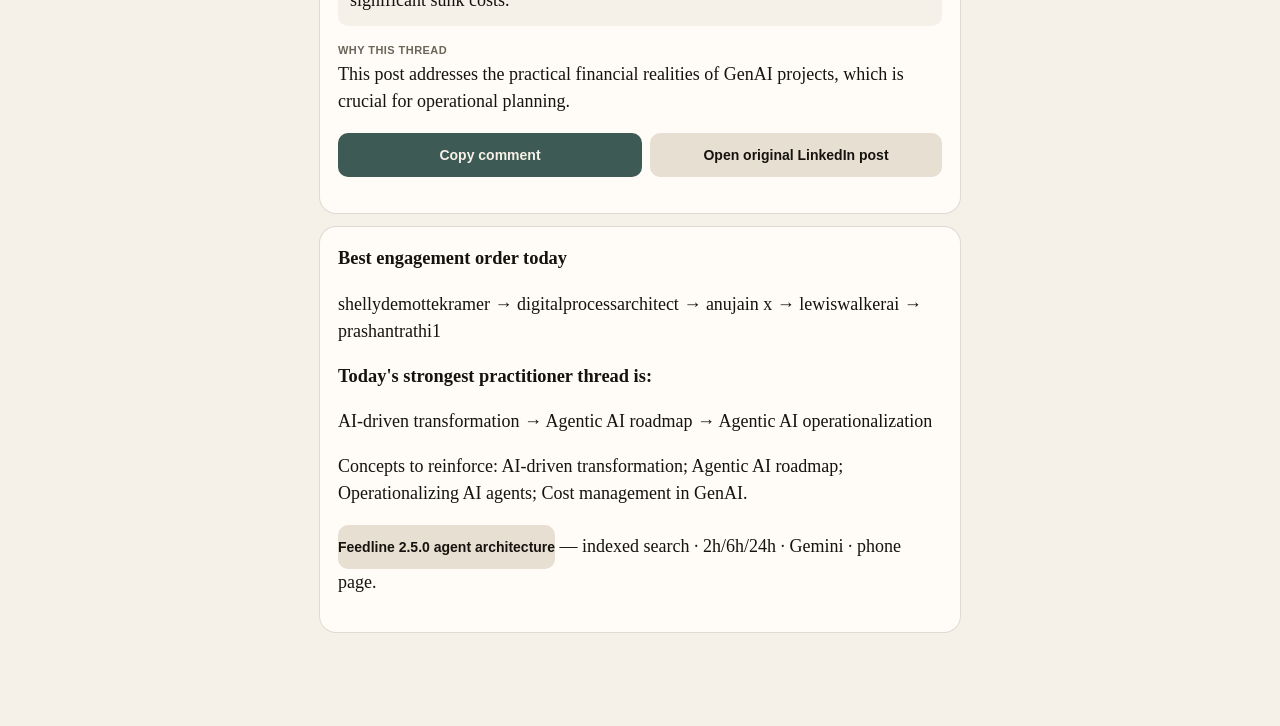
<file: docs/archive/2026-09-10.html>
<!doctype html>
<html lang="en">
<head>
  <meta charset="utf-8"/>
  <meta name="viewport" content="width=device-width, initial-scale=1"/>
  <title>LinkedIn Comment Opportunities — 10 September 2026</title>
  <style>
    :root { --bg:#f6f1e8; --ink:#16130f; --muted:#6b6459; --card:#fffcf7; --accent:#3d5a54; --line:rgba(22,19,15,.1); }
    * { box-sizing: border-box; }
    body { margin:0; background:var(--bg); color:var(--ink); font: 18px/1.5 Georgia, serif; padding:28px 18px 80px; }
    main { max-width:40rem; margin:0 auto; }
    .kicker { font: 600 11px/1.2 Segoe UI, sans-serif; letter-spacing:.16em; text-transform:uppercase; color:var(--muted); }
    h1 { font-size:1.8rem; letter-spacing:-.03em; margin:8px 0 12px; }
    .lede { margin:0 0 18px; }
    .item { background:var(--card); border-radius:16px; padding:18px; box-shadow:0 0 0 1px var(--line); margin-bottom:14px; }
    h2 { font-size:1.15rem; margin:0 0 6px; }
    .pri { font: 600 12px/1.3 Segoe UI, sans-serif; color:var(--accent); }
    strong { font: 600 11px/1.2 Segoe UI, sans-serif; letter-spacing:.04em; text-transform:uppercase; color:var(--muted); display:block; margin-bottom:4px; }
    blockquote { margin:0 0 10px; padding:12px; background:var(--bg); border-radius:10px; white-space:pre-wrap; }
    .row { display:flex; gap:8px; }
    button, a { min-height:44px; flex:1; display:inline-flex; align-items:center; justify-content:center; border-radius:10px; text-decoration:none; font: 600 14px Segoe UI, sans-serif; }
    button { border:0; background:var(--accent); color:var(--bg); cursor:pointer; }
    a { background:#e7e0d2; color:var(--ink); }
  </style>
</head>
<body>
<main>
  <div class="kicker">Feedline</div>
  <h1>LinkedIn Comment Opportunities — 10 September 2026</h1>
  <p class="lede">Today's search produced 5 strong originals inside 2 hours. Final set is the top 5.</p>
  <section class="item">
  <h2>1. shellydemottekramer — Does deploying more AI agents mean you're more 'AI-driven'?</h2>
  <p class="pri">Original post age: 1 hours ago — Priority A+</p>
  <p class="topic"><strong>Topic</strong> Shelly DeMotte Kramer argues that simply deploying more AI agents does not equate to being 'AI-driven.' True AI-driven transformation involves a fundamental shift in business processes, leadership mindset, and a strategic focus on how AI enhances human capabilities, rather than just automating tasks.</p>
  <blockquote>Your point about AI-driven transformation being more than just agent deployment is critical.<br/><br/>Many organizations are still in the pilot phase, and the leap to production-grade AI requires a clear outcome-first redesign of workflows. Without this, agents become isolated tools rather than integrated components of a new operating model.</blockquote>
  <p class="why"><strong>Why this thread</strong> This post directly addresses the distinction between superficial AI adoption and true operational integration.</p>
  <p class="note">My #1 recommendation today: Focus on this one first.</p>
  <p class="row">
    <button type="button" data-copy="Your point about AI-driven transformation being more than just agent deployment is critical.

Many organizations are still in the pilot phase, and the leap to production-grade AI requires a clear outcome-first redesign of workflows. Without this, agents become isolated tools rather than integrated components of a new operating model.">Copy comment</button>
    <a href="https://www.linkedin.com/posts/shellydemottekramer_does-deploying-more-ai-agents-mean-youre-activity-7503823463376142336-B9sb" target="_blank" rel="noreferrer">Open original LinkedIn post</a>
  </p>
</section>
<section class="item">
  <h2>2. lewiswalkerai — The fastest way to find high-value AI use cases</h2>
  <p class="pri">Original post age: 4 hours ago — Priority A+</p>
  <p class="topic"><strong>Topic</strong> Lewis Walker highlights that certain enterprise AI, agentic AI, and AI agent use cases consistently deliver value across industries. He suggests focusing on these proven patterns to quickly identify high-value applications, rather than starting from scratch with every potential AI project.</p>
  <blockquote>Identifying consistently high-value AI use cases is a pragmatic approach to adoption.<br/><br/>When evaluating these patterns, it's essential to verify the business state readiness for each. A technically sound use case might fail if the underlying data quality, process maturity, or organizational change management capabilities are not yet in place.</blockquote>
  <p class="why"><strong>Why this thread</strong> This post offers a practical, operator-grade method for prioritizing AI initiatives.</p>
  
  <p class="row">
    <button type="button" data-copy="Identifying consistently high-value AI use cases is a pragmatic approach to adoption.

When evaluating these patterns, it's essential to verify the business state readiness for each. A technically sound use case might fail if the underlying data quality, process maturity, or organizational change management capabilities are not yet in place.">Copy comment</button>
    <a href="https://www.linkedin.com/posts/lewiswalkerai_the-fastest-way-to-find-high-value-ai-use-activity-7503784532777725953-WVDF" target="_blank" rel="noreferrer">Open original LinkedIn post</a>
  </p>
</section>
<section class="item">
  <h2>3. anujain x — Agentic AI</h2>
  <p class="pri">Original post age: 2 hours ago — Priority A+</p>
  <p class="topic"><strong>Topic</strong> Anujain X's post discusses the concept of agentic AI, emphasizing its ability to perform complex tasks autonomously by breaking them down into sub-tasks, making decisions, and executing actions. This represents a shift from simple automation to more intelligent, self-directed systems.</p>
  <blockquote>The autonomous decision-making aspect of agentic AI is a significant operational shift.<br/><br/>For production deployment, defining clear exception rights and fallback mechanisms for these agents is paramount. Understanding when and how a human operator can intervene, or when the agent should escalate, is crucial for maintaining control and trust in the system.</blockquote>
  <p class="why"><strong>Why this thread</strong> This post provides a concise definition of agentic AI, a key emerging technology.</p>
  
  <p class="row">
    <button type="button" data-copy="The autonomous decision-making aspect of agentic AI is a significant operational shift.

For production deployment, defining clear exception rights and fallback mechanisms for these agents is paramount. Understanding when and how a human operator can intervene, or when the agent should escalate, is crucial for maintaining control and trust in the system.">Copy comment</button>
    <a href="https://www.linkedin.com/posts/anujain-x_agentic-ai-activity-7503807621104050178-dHHJ" target="_blank" rel="noreferrer">Open original LinkedIn post</a>
  </p>
</section>
<section class="item">
  <h2>4. digitalprocessarchitect — Enterprise Agentic AI needs a roadmap</h2>
  <p class="pri">Original post age: 2 hours ago — Priority A+</p>
  <p class="topic"><strong>Topic</strong> Digital Process Architect argues that simply giving an LLM access to tools does not create a production-ready agent. Real enterprise value from agentic AI emerges when a comprehensive roadmap integrates business goals with robust monitoring, governance, and human-in-the-loop processes.</p>
  <blockquote>Your point that an LLM with tools isn't a production-ready agent is spot on.<br/><br/>This roadmap must include a clear strategy for continuous evaluation within the sprint cycle. Integrating agent performance metrics and user feedback directly into development iterations ensures that the agent evolves in alignment with business outcomes and operational realities.</blockquote>
  <p class="why"><strong>Why this thread</strong> This post highlights the critical need for a structured approach to agentic AI deployment.</p>
  
  <p class="row">
    <button type="button" data-copy="Your point that an LLM with tools isn't a production-ready agent is spot on.

This roadmap must include a clear strategy for continuous evaluation within the sprint cycle. Integrating agent performance metrics and user feedback directly into development iterations ensures that the agent evolves in alignment with business outcomes and operational realities.">Copy comment</button>
    <a href="https://www.linkedin.com/posts/digitalprocessarchitect_enterprise-agentic-ai-needs-a-roadmap-giving-activity-7503806762509086720-ukoe" target="_blank" rel="noreferrer">Open original LinkedIn post</a>
  </p>
</section>
<section class="item">
  <h2>5. prashantrathi1 — GenAI gets expensive long before the model...</h2>
  <p class="pri">Original post age: 3 hours ago — Priority A+</p>
  <p class="topic"><strong>Topic</strong> Prashant Rathi highlights that the cost of GenAI initiatives often escalates significantly well before model development, due to expenses in data preparation, infrastructure setup, and talent acquisition. He emphasizes that the 'hidden' costs preceding the model itself are substantial.</p>
  <blockquote>Your observation about GenAI costs escalating before model development is often overlooked.<br/><br/>This underscores the need for a 'kill switch' strategy from the outset. Defining clear, measurable thresholds for project viability and having a pre-agreed plan to pivot or terminate initiatives that don't meet these early indicators can prevent significant sunk costs.</blockquote>
  <p class="why"><strong>Why this thread</strong> This post addresses the practical financial realities of GenAI projects, which is crucial for operational planning.</p>
  
  <p class="row">
    <button type="button" data-copy="Your observation about GenAI costs escalating before model development is often overlooked.

This underscores the need for a 'kill switch' strategy from the outset. Defining clear, measurable thresholds for project viability and having a pre-agreed plan to pivot or terminate initiatives that don't meet these early indicators can prevent significant sunk costs.">Copy comment</button>
    <a href="https://www.linkedin.com/posts/prashantrathi1_genai-gets-expensive-long-before-the-model-activity-7503800307810922496-iuX4" target="_blank" rel="noreferrer">Open original LinkedIn post</a>
  </p>
</section>
  <section class="item">
    <h2>Best engagement order today</h2>
    <p>shellydemottekramer → digitalprocessarchitect → anujain x → lewiswalkerai → prashantrathi1</p>
    <h2>Today's strongest practitioner thread is:</h2>
    <p>AI-driven transformation → Agentic AI roadmap → Agentic AI operationalization</p>
    <p>Concepts to reinforce: AI-driven transformation; Agentic AI roadmap; Operationalizing AI agents; Cost management in GenAI.</p>
    <p class="lede"><a href="./agent.html">Feedline 2.5.0 agent architecture</a> — indexed search · 2h/6h/24h · Gemini · phone page.</p>
  </section>
</main>
<script>
  document.querySelectorAll("[data-copy]").forEach((btn) => {
    btn.addEventListener("click", async () => {
      const text = btn.getAttribute("data-copy") || "";
      try { await navigator.clipboard.writeText(text); btn.textContent = "Copied";
        setTimeout(() => { btn.textContent = "Copy comment"; }, 1400); } catch {}
    });
  });
</script>
</body>
</html>
</file>
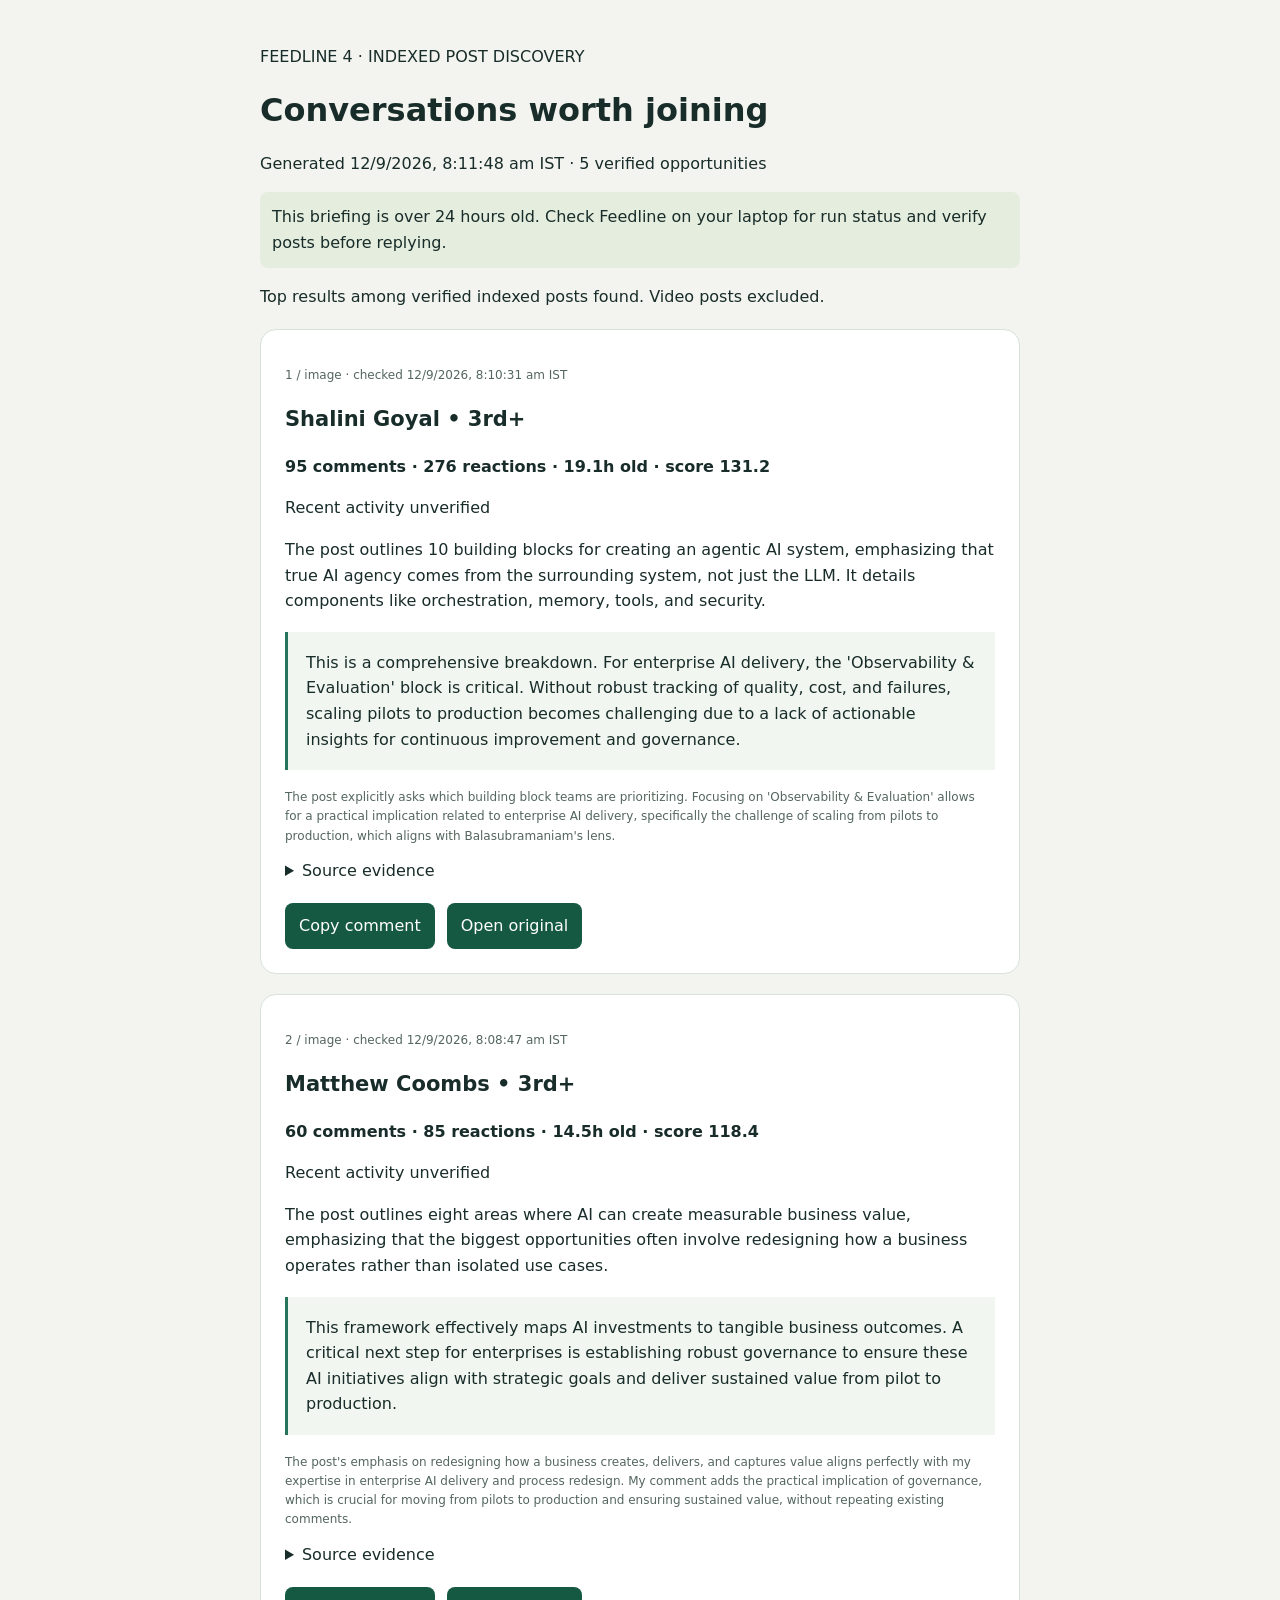
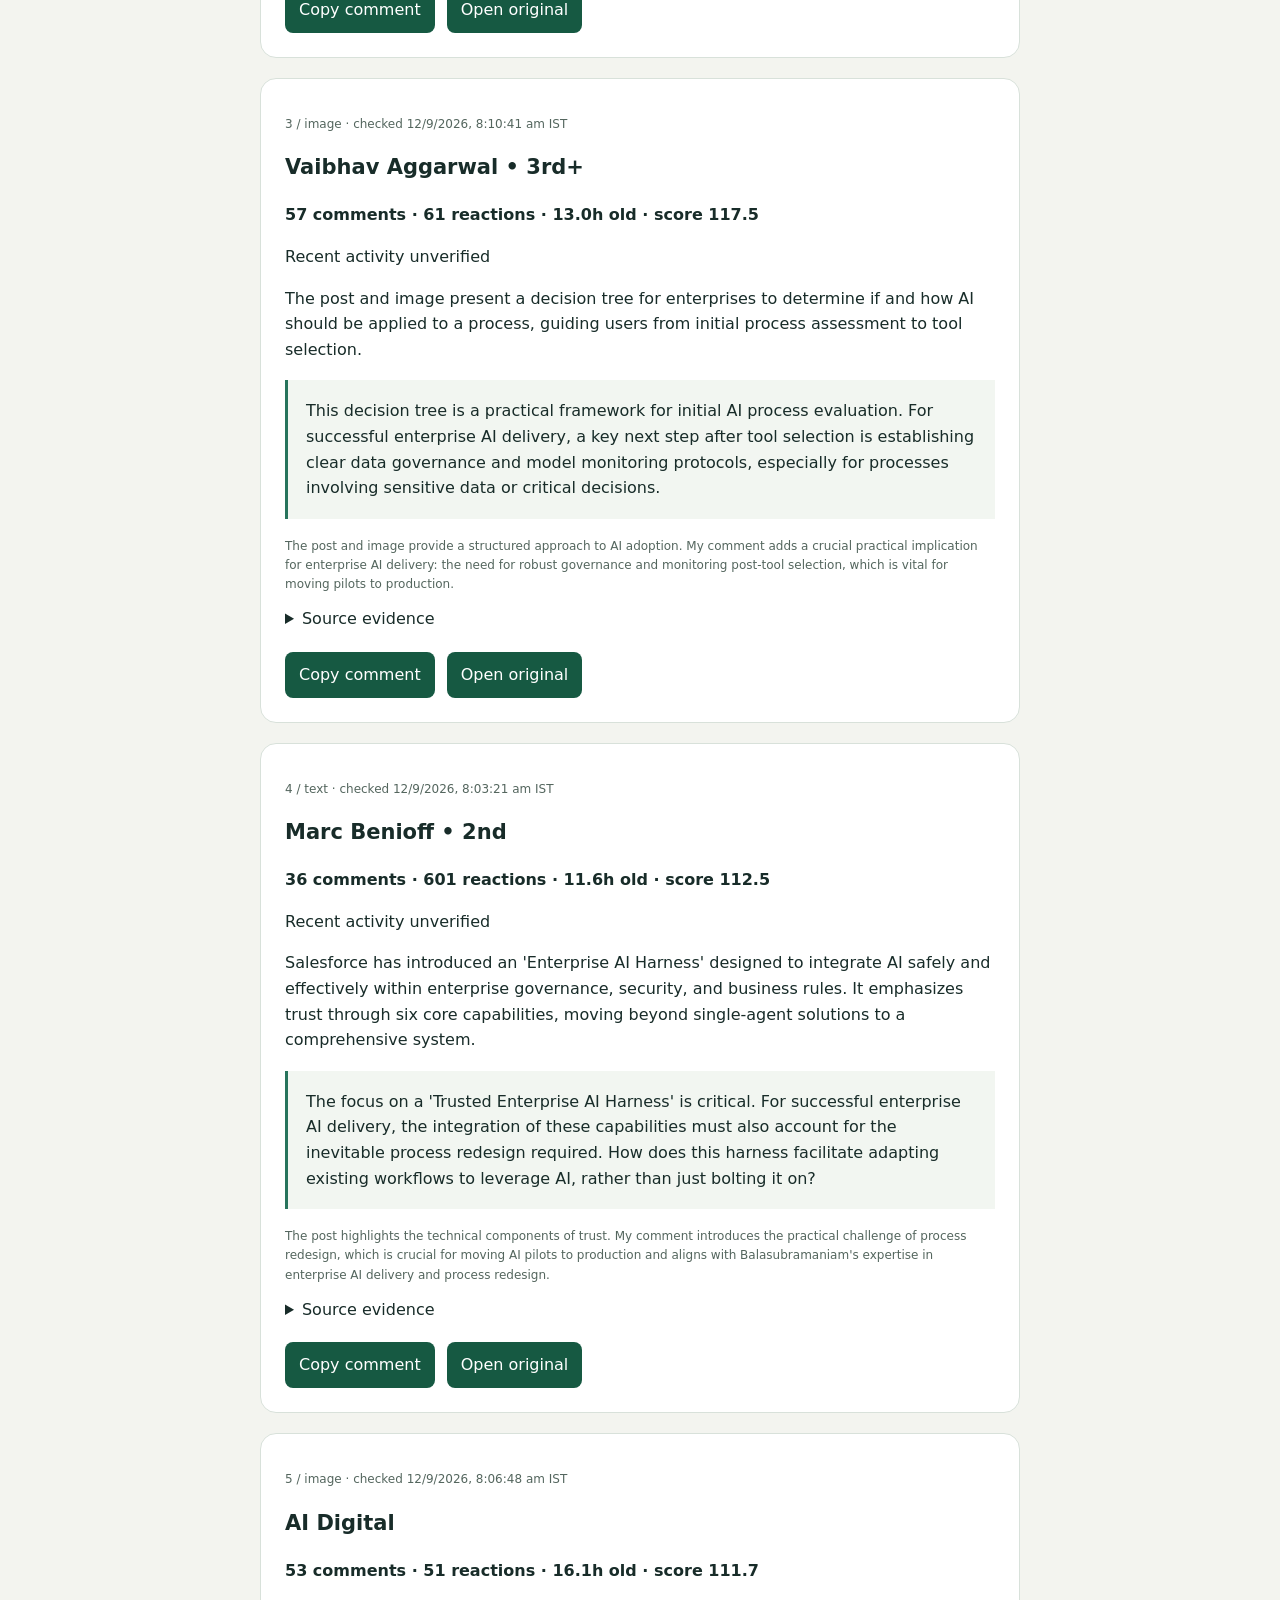
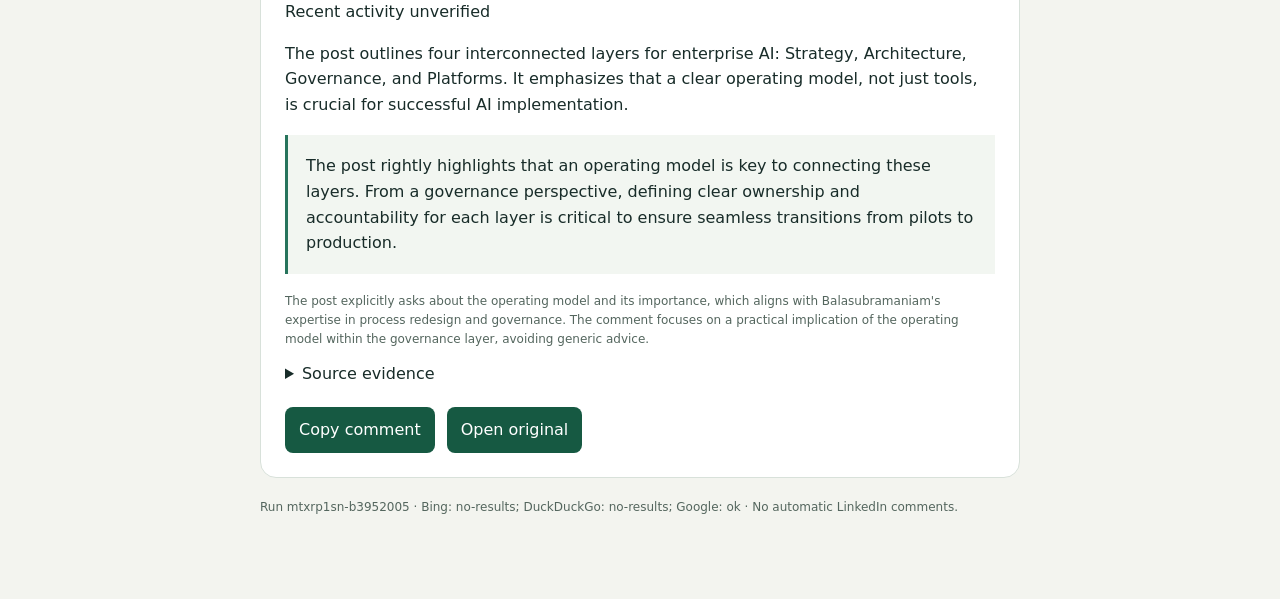
<file: docs/archive/2026-09-12-mtxrp1sn-b3952005.html>
<!doctype html><html lang="en"><head><meta charset="utf-8"><meta name="viewport" content="width=device-width,initial-scale=1"><title>Feedline — comment opportunities</title><style>body{margin:0;padding:28px 18px 70px;background:#f3f4ef;color:#182c29;font:16px/1.6 system-ui}main{max-width:760px;margin:auto}h1{font-size:32px;line-height:1.2}h2{font-size:21px}article{background:white;border:1px solid #d8e1da;border-radius:16px;padding:24px;margin:20px 0}.eyebrow,.small{font-size:12px;color:#54665e}.metrics{font-weight:600}blockquote{margin:18px 0;background:#f2f6f1;padding:18px;border-left:3px solid #27745c;white-space:pre-wrap}.actions{display:flex;gap:12px;margin-top:20px}button,a{padding:10px 14px;background:#165942;color:white;border:0;border-radius:8px;font:inherit;text-decoration:none;cursor:pointer}#fresh{padding:12px;background:#e4edde;border-radius:8px}.warning{color:#854919}</style></head><body><main><p>FEEDLINE 4 · INDEXED POST DISCOVERY</p><h1>Conversations worth joining</h1><p>Generated 12/9/2026, 8:11:48 am IST · 5 verified opportunities</p><div id="fresh">Engagement counts are snapshots from the times shown. Refresh the original before replying.</div><p>Top results among verified indexed posts found. Video posts excluded.</p><article><p class="eyebrow">1 / image · checked 12/9/2026, 8:10:31 am IST</p><h2>Shalini Goyal • 3rd+</h2><p class="metrics">95 comments · 276 reactions · 19.1h old · score 131.2</p><p>Recent activity unverified</p><p>The post outlines 10 building blocks for creating an agentic AI system, emphasizing that true AI agency comes from the surrounding system, not just the LLM. It details components like orchestration, memory, tools, and security.</p><blockquote>This is a comprehensive breakdown. For enterprise AI delivery, the 'Observability &amp; Evaluation' block is critical. Without robust tracking of quality, cost, and failures, scaling pilots to production becomes challenging due to a lack of actionable insights for continuous improvement and governance.</blockquote><p class="small">The post explicitly asks which building block teams are prioritizing. Focusing on 'Observability &amp; Evaluation' allows for a practical implication related to enterprise AI delivery, specifically the challenge of scaling from pilots to production, which aligns with Balasubramaniam's lens.</p><details><summary>Source evidence</summary><p>Observability and Evaluation Tracks quality, cost, tool calls, failures, and performance.</p><p>Image: The image is a mind map titled '10 Building Blocks of an Agentic AI System'. It visually connects a central 'AI' icon to ten distinct blocks: Foundation Model, Agent Orchestration, Context &amp; Instructions, Memory &amp; State, Knowledge &amp; RAG, Tools &amp; Actions, Planning &amp; Workflow, Multi-Agent Collaboration, Security &amp; Guardrails, and Observability &amp; Evaluation. Each block has a brief description of its function and lists example tools. The author's name, Shalini Goyal, is also present in the center.</p></details><div class="actions"><button data-copy="This is a comprehensive breakdown. For enterprise AI delivery, the 'Observability &amp; Evaluation' block is critical. Without robust tracking of quality, cost, and failures, scaling pilots to production becomes challenging due to a lack of actionable insights for continuous improvement and governance.">Copy comment</button><a href="https://www.linkedin.com/posts/goyalshalini_an-llm-is-not-an-ai-agent-it-becomes-agentic-activity-7504079271464898560-PbzJ" target="_blank" rel="noreferrer">Open original</a></div></article><article><p class="eyebrow">2 / image · checked 12/9/2026, 8:08:47 am IST</p><h2>Matthew Coombs • 3rd+</h2><p class="metrics">60 comments · 85 reactions · 14.5h old · score 118.4</p><p>Recent activity unverified</p><p>The post outlines eight areas where AI can create measurable business value, emphasizing that the biggest opportunities often involve redesigning how a business operates rather than isolated use cases.</p><blockquote>This framework effectively maps AI investments to tangible business outcomes. A critical next step for enterprises is establishing robust governance to ensure these AI initiatives align with strategic goals and deliver sustained value from pilot to production.</blockquote><p class="small">The post's emphasis on redesigning how a business creates, delivers, and captures value aligns perfectly with my expertise in enterprise AI delivery and process redesign. My comment adds the practical implication of governance, which is crucial for moving from pilots to production and ensuring sustained value, without repeating existing comments.</p><details><summary>Source evidence</summary><p>The biggest AI opportunity is rarely another isolated use case. It is redesigning how the business creates, delivers, and captures value.</p><p>Image: The image is a detailed infographic titled 'The Enterprise AI Value Creation Map', illustrating 8 ways AI creates revenue, efficiency, and business value. Each of the 8 areas (Revenue Growth, Customer Acquisition, Operational Efficiency, Customer Experience, Decision Intelligence, Employee Productivity, Risk &amp; Compliance, Business Model Innovation) is broken down into specific applications with a 'Key Takeaway' summarizing its value. An AI icon is centrally located, with lines connecting it to each of the 8 value areas.</p></details><div class="actions"><button data-copy="This framework effectively maps AI investments to tangible business outcomes. A critical next step for enterprises is establishing robust governance to ensure these AI initiatives align with strategic goals and deliver sustained value from pilot to production.">Copy comment</button><a href="https://www.linkedin.com/posts/matthew-coombs-a56714127_ai-needs-to-earn-its-place-a-smarter-model-activity-7504149114209787904-T0o8" target="_blank" rel="noreferrer">Open original</a></div></article><article><p class="eyebrow">3 / image · checked 12/9/2026, 8:10:41 am IST</p><h2>Vaibhav Aggarwal • 3rd+</h2><p class="metrics">57 comments · 61 reactions · 13.0h old · score 117.5</p><p>Recent activity unverified</p><p>The post and image present a decision tree for enterprises to determine if and how AI should be applied to a process, guiding users from initial process assessment to tool selection.</p><blockquote>This decision tree is a practical framework for initial AI process evaluation. For successful enterprise AI delivery, a key next step after tool selection is establishing clear data governance and model monitoring protocols, especially for processes involving sensitive data or critical decisions.</blockquote><p class="small">The post and image provide a structured approach to AI adoption. My comment adds a crucial practical implication for enterprise AI delivery: the need for robust governance and monitoring post-tool selection, which is vital for moving pilots to production.</p><details><summary>Source evidence</summary><p>The goal is not to put AI everywhere. It is to place the right level of automation inside the right process, with the right controls and human oversight.</p><p>Image: The image is a two-part decision tree. Part 1, 'Should AI Handle This Process At All?', guides the user through questions about process characteristics (repetitive, structured inputs, data type, sensitivity, risk, empathy) to determine if automation, GenAI, human-led AI, or manual processing is appropriate. Part 2, 'Which Enterprise AI Tool Fits?', then directs the user based on process type (internal, customer-facing, legacy apps, data sync, custom models, analytics) to specific platforms like ServiceNow, UiPath, Salesforce, Azure OpenAI, or Power BI.</p></details><div class="actions"><button data-copy="This decision tree is a practical framework for initial AI process evaluation. For successful enterprise AI delivery, a key next step after tool selection is establishing clear data governance and model monitoring protocols, especially for processes involving sensitive data or critical decisions.">Copy comment</button><a href="https://www.linkedin.com/posts/digitalprocessarchitect_ai-should-not-handle-everything-the-enterprise-activity-7504172301551243264-Hezo" target="_blank" rel="noreferrer">Open original</a></div></article><article><p class="eyebrow">4 / text · checked 12/9/2026, 8:03:21 am IST</p><h2>Marc Benioff • 2nd</h2><p class="metrics">36 comments · 601 reactions · 11.6h old · score 112.5</p><p>Recent activity unverified</p><p>Salesforce has introduced an 'Enterprise AI Harness' designed to integrate AI safely and effectively within enterprise governance, security, and business rules. It emphasizes trust through six core capabilities, moving beyond single-agent solutions to a comprehensive system.</p><blockquote>The focus on a 'Trusted Enterprise AI Harness' is critical. For successful enterprise AI delivery, the integration of these capabilities must also account for the inevitable process redesign required. How does this harness facilitate adapting existing workflows to leverage AI, rather than just bolting it on?</blockquote><p class="small">The post highlights the technical components of trust. My comment introduces the practical challenge of process redesign, which is crucial for moving AI pilots to production and aligns with Balasubramaniam's expertise in enterprise AI delivery and process redesign.</p><details><summary>Source evidence</summary><p>An enterprise needs a trusted harness around all of its AI.</p></details><div class="actions"><button data-copy="The focus on a 'Trusted Enterprise AI Harness' is critical. For successful enterprise AI delivery, the integration of these capabilities must also account for the inevitable process redesign required. How does this harness facilitate adapting existing workflows to leverage AI, rather than just bolting it on?">Copy comment</button><a href="https://www.linkedin.com/posts/marcbenioff_salesforce-introduces-the-trusted-enterprise-activity-7504190826714034176--lK6" target="_blank" rel="noreferrer">Open original</a></div></article><article><p class="eyebrow">5 / image · checked 12/9/2026, 8:06:48 am IST</p><h2>AI Digital</h2><p class="metrics">53 comments · 51 reactions · 16.1h old · score 111.7</p><p>Recent activity unverified</p><p>The post outlines four interconnected layers for enterprise AI: Strategy, Architecture, Governance, and Platforms. It emphasizes that a clear operating model, not just tools, is crucial for successful AI implementation.</p><blockquote>The post rightly highlights that an operating model is key to connecting these layers. From a governance perspective, defining clear ownership and accountability for each layer is critical to ensure seamless transitions from pilots to production.</blockquote><p class="small">The post explicitly asks about the operating model and its importance, which aligns with Balasubramaniam's expertise in process redesign and governance. The comment focuses on a practical implication of the operating model within the governance layer, avoiding generic advice.</p><details><summary>Source evidence</summary><p>The advantage comes from connecting every layer. Strategy gives AI a purpose. Architecture makes it usable. Governance makes it trustworthy. Platforms make it scalable. That is the difference between an impressive AI demo and a capability people can rely on every day.</p><p>Image: The image is a mind map titled 'Enterprise AI Quick Guide' with four main branches: AI Strategy &amp; Readiness, Enterprise AI Governance &amp; Controls, Core Enterprise AI Architecture, and Enterprise AI Platforms &amp; Tools. Each branch has sub-nodes detailing specific aspects like 'Model Risk Management' under Governance, 'RAG' under Architecture, and various platform examples. The visual reinforces the interconnectedness of these components.</p></details><div class="actions"><button data-copy="The post rightly highlights that an operating model is key to connecting these layers. From a governance perspective, defining clear ownership and accountability for each layer is critical to ensure seamless transitions from pilots to production.">Copy comment</button><a href="https://www.linkedin.com/posts/aidigitaluk_a-powerful-model-is-only-the-beginning-activity-7504123762611519488-DVyG" target="_blank" rel="noreferrer">Open original</a></div></article><p class="small">Run mtxrp1sn-b3952005 · Bing: no-results; DuckDuckGo: no-results; Google: ok · No automatic LinkedIn comments.</p></main><script>document.querySelectorAll('[data-copy]').forEach(b=>b.addEventListener('click',async()=>{try{await navigator.clipboard.writeText(b.dataset.copy);b.textContent='Copied'}catch{b.textContent='Select and copy text above'}}));if(Date.now()-1789180908718>86400000)document.getElementById('fresh').textContent='This briefing is over 24 hours old. Check Feedline on your laptop for run status and verify posts before replying.';</script></body></html>
</file>
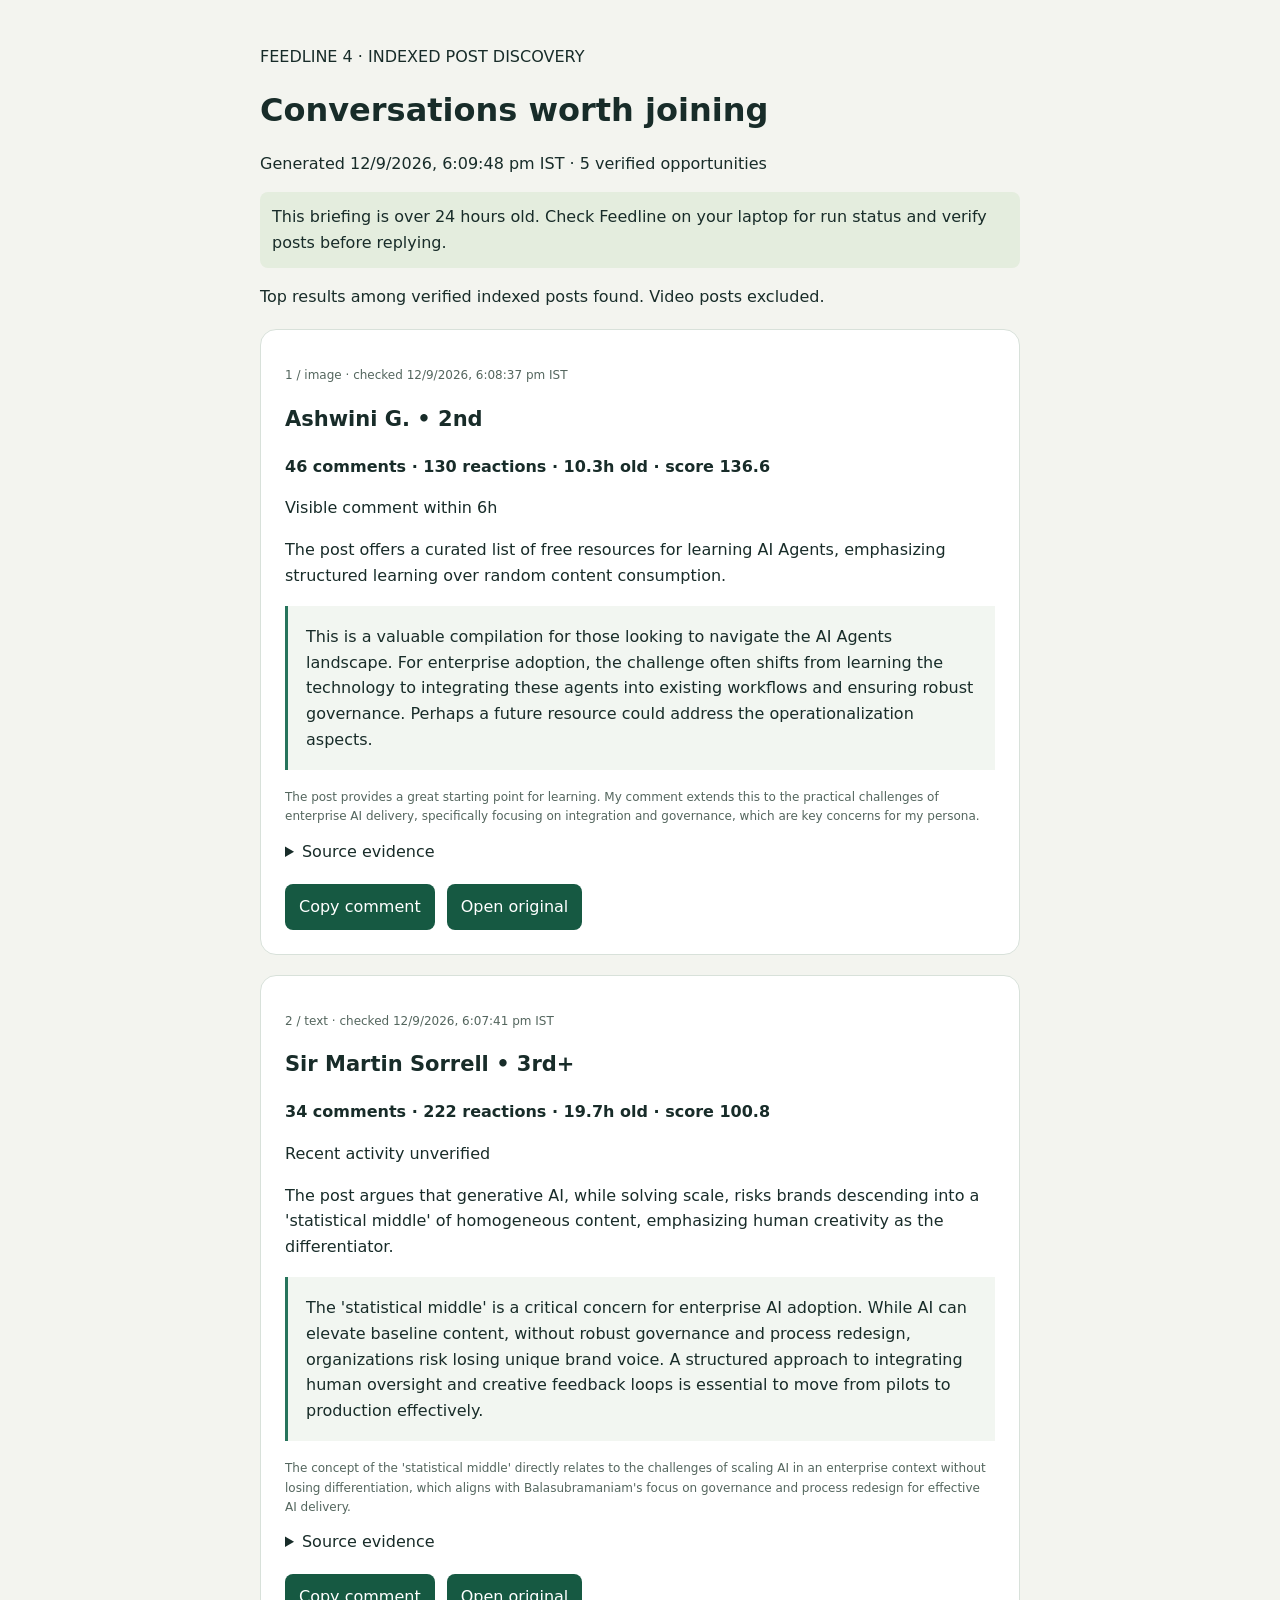
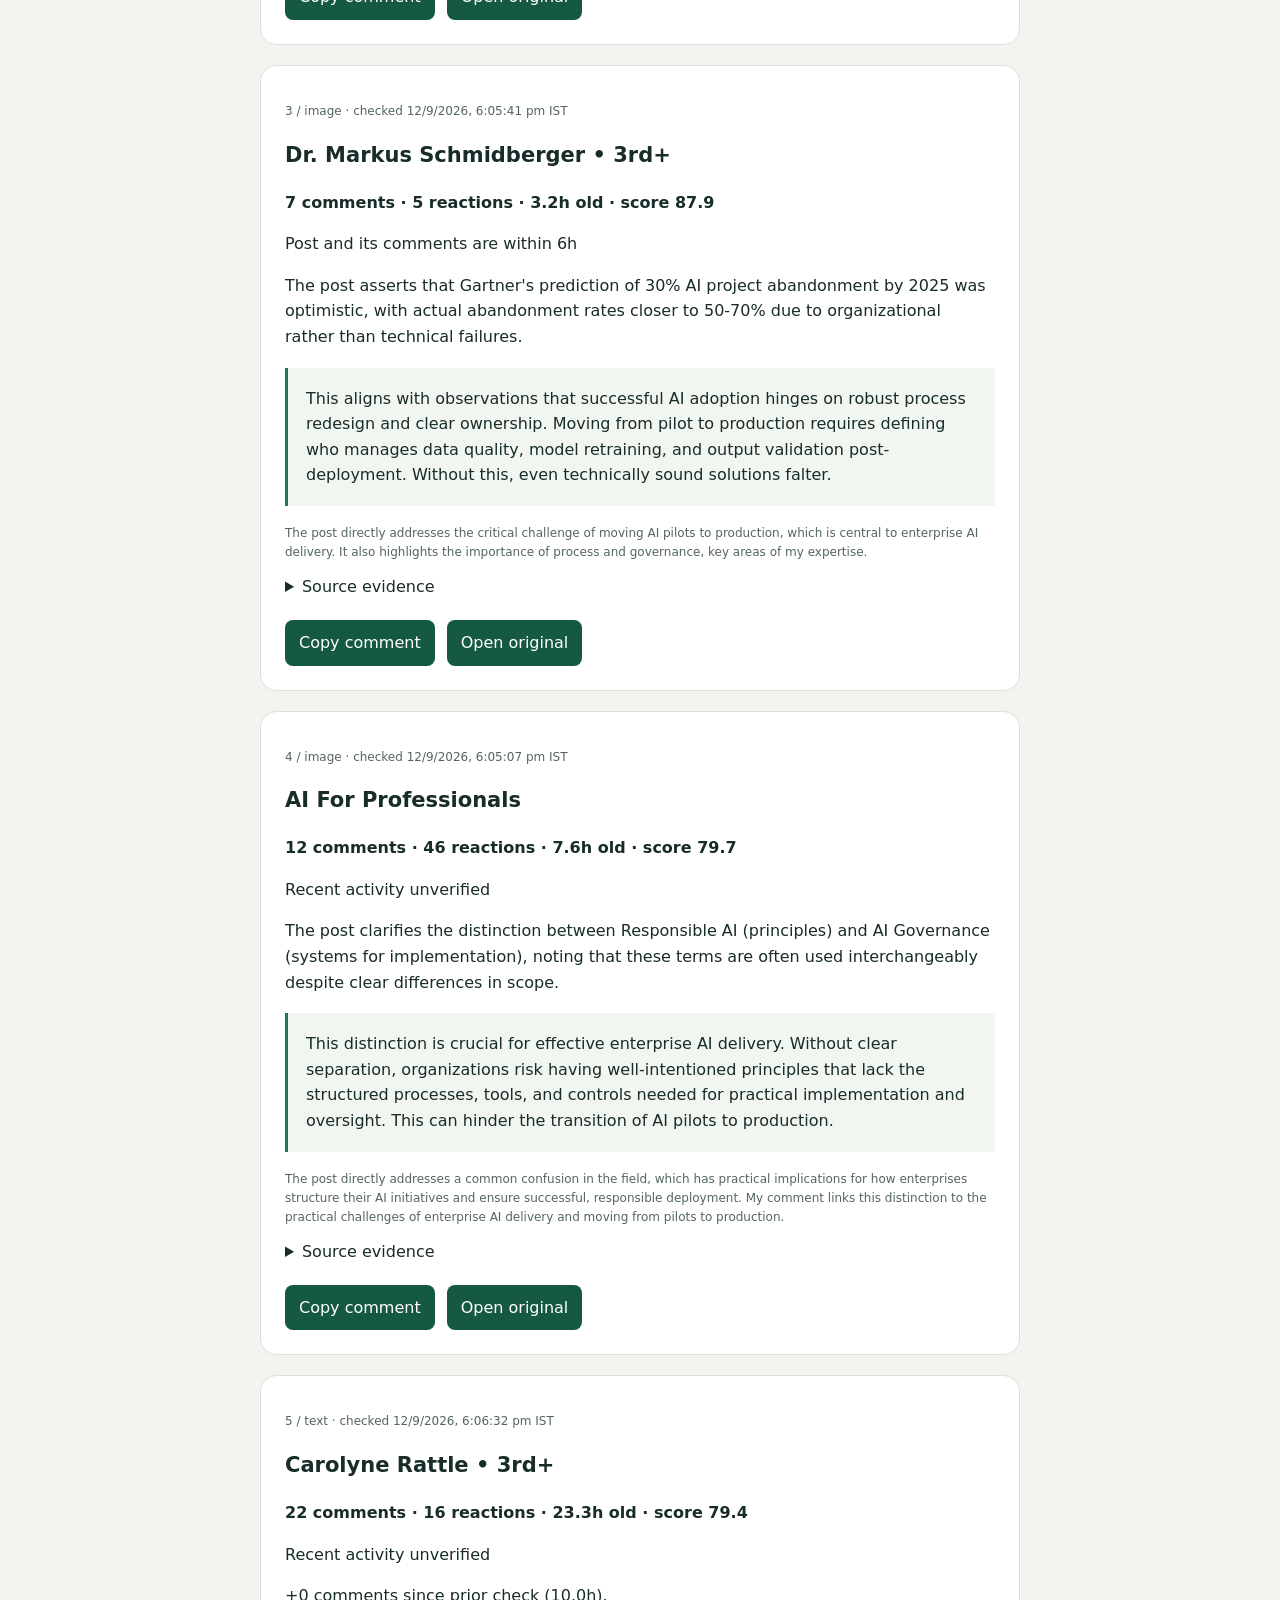
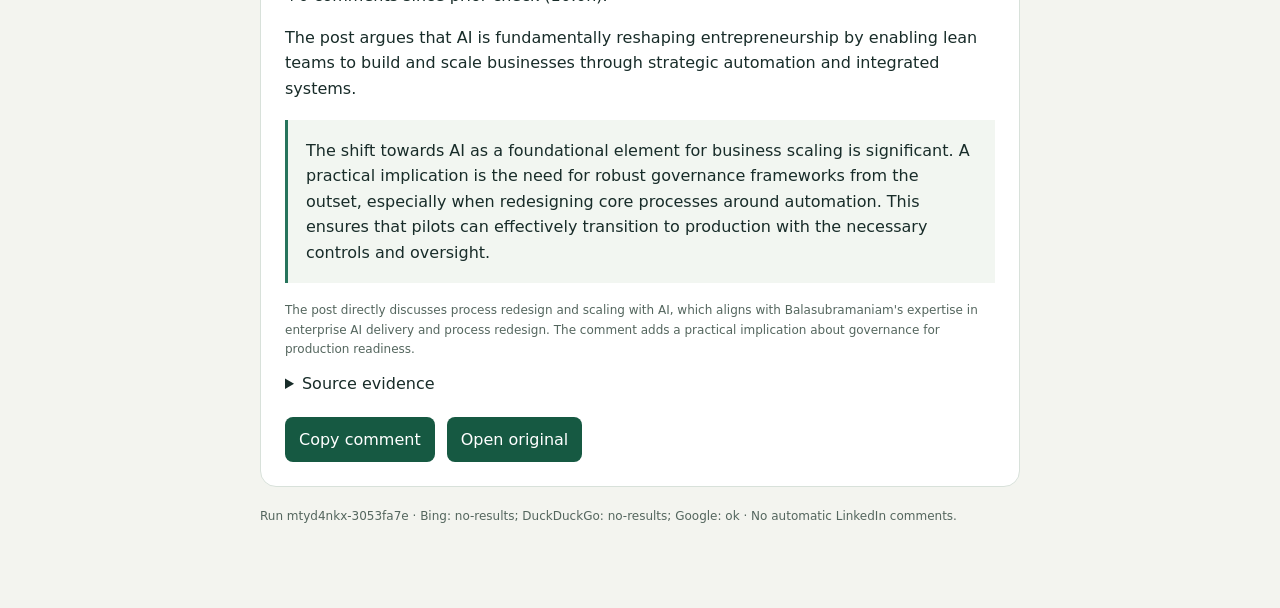
<file: docs/archive/2026-09-12-mtyd4nkx-3053fa7e.html>
<!doctype html><html lang="en"><head><meta charset="utf-8"><meta name="viewport" content="width=device-width,initial-scale=1"><title>Feedline — comment opportunities</title><style>body{margin:0;padding:28px 18px 70px;background:#f3f4ef;color:#182c29;font:16px/1.6 system-ui}main{max-width:760px;margin:auto}h1{font-size:32px;line-height:1.2}h2{font-size:21px}article{background:white;border:1px solid #d8e1da;border-radius:16px;padding:24px;margin:20px 0}.eyebrow,.small{font-size:12px;color:#54665e}.metrics{font-weight:600}blockquote{margin:18px 0;background:#f2f6f1;padding:18px;border-left:3px solid #27745c;white-space:pre-wrap}.actions{display:flex;gap:12px;margin-top:20px}button,a{padding:10px 14px;background:#165942;color:white;border:0;border-radius:8px;font:inherit;text-decoration:none;cursor:pointer}#fresh{padding:12px;background:#e4edde;border-radius:8px}.warning{color:#854919}</style></head><body><main><p>FEEDLINE 4 · INDEXED POST DISCOVERY</p><h1>Conversations worth joining</h1><p>Generated 12/9/2026, 6:09:48 pm IST · 5 verified opportunities</p><div id="fresh">Engagement counts are snapshots from the times shown. Refresh the original before replying.</div><p>Top results among verified indexed posts found. Video posts excluded.</p><article><p class="eyebrow">1 / image · checked 12/9/2026, 6:08:37 pm IST</p><h2>Ashwini G. • 2nd</h2><p class="metrics">46 comments · 130 reactions · 10.3h old · score 136.6</p><p>Visible comment within 6h</p><p>The post offers a curated list of free resources for learning AI Agents, emphasizing structured learning over random content consumption.</p><blockquote>This is a valuable compilation for those looking to navigate the AI Agents landscape. For enterprise adoption, the challenge often shifts from learning the technology to integrating these agents into existing workflows and ensuring robust governance. Perhaps a future resource could address the operationalization aspects.</blockquote><p class="small">The post provides a great starting point for learning. My comment extends this to the practical challenges of enterprise AI delivery, specifically focusing on integration and governance, which are key concerns for my persona.</p><details><summary>Source evidence</summary><p>Everyone wants to learn AI Agents. Very few know where to start. The internet is packed with courses, papers, repositories, videos, and frameworks. Instead of spending hours searching, I've compiled some of the most valuable resources in one place.</p><p>Image: The image is a graphic titled '50+ Free Resources TO LEARN AI AGENTS', with categories like Videos (14), Repos (16), Guides (12), and Books (8+). It states 'Everything to master agents in 2026 - hand-picked, all free, in one place.' and attributes it to Ashwini, Senior AI/ML Engineer.</p></details><div class="actions"><button data-copy="This is a valuable compilation for those looking to navigate the AI Agents landscape. For enterprise adoption, the challenge often shifts from learning the technology to integrating these agents into existing workflows and ensuring robust governance. Perhaps a future resource could address the operationalization aspects.">Copy comment</button><a href="https://www.linkedin.com/posts/ashwinig20_everyone-wants-to-learn-ai-agents-very-few-activity-7504363536177979393-UHGz" target="_blank" rel="noreferrer">Open original</a></div></article><article><p class="eyebrow">2 / text · checked 12/9/2026, 6:07:41 pm IST</p><h2>Sir Martin Sorrell • 3rd+</h2><p class="metrics">34 comments · 222 reactions · 19.7h old · score 100.8</p><p>Recent activity unverified</p><p>The post argues that generative AI, while solving scale, risks brands descending into a 'statistical middle' of homogeneous content, emphasizing human creativity as the differentiator.</p><blockquote>The 'statistical middle' is a critical concern for enterprise AI adoption. While AI can elevate baseline content, without robust governance and process redesign, organizations risk losing unique brand voice. A structured approach to integrating human oversight and creative feedback loops is essential to move from pilots to production effectively.</blockquote><p class="small">The concept of the 'statistical middle' directly relates to the challenges of scaling AI in an enterprise context without losing differentiation, which aligns with Balasubramaniam's focus on governance and process redesign for effective AI delivery.</p><details><summary>Source evidence</summary><p>When every company has access to the same generative tools, the inevitable result is a sea of homogeneous, average content.</p></details><div class="actions"><button data-copy="The 'statistical middle' is a critical concern for enterprise AI adoption. While AI can elevate baseline content, without robust governance and process redesign, organizations risk losing unique brand voice. A structured approach to integrating human oversight and creative feedback loops is essential to move from pilots to production effectively.">Copy comment</button><a href="https://www.linkedin.com/posts/sir-martin-sorrell-35279a67_the-ai-reckoning-sir-martin-sorrell-on-automation-activity-7504221558765441026-OD8u" target="_blank" rel="noreferrer">Open original</a></div></article><article><p class="eyebrow">3 / image · checked 12/9/2026, 6:05:41 pm IST</p><h2>Dr. Markus Schmidberger • 3rd+</h2><p class="metrics">7 comments · 5 reactions · 3.2h old · score 87.9</p><p>Post and its comments are within 6h</p><p>The post asserts that Gartner's prediction of 30% AI project abandonment by 2025 was optimistic, with actual abandonment rates closer to 50-70% due to organizational rather than technical failures.</p><blockquote>This aligns with observations that successful AI adoption hinges on robust process redesign and clear ownership. Moving from pilot to production requires defining who manages data quality, model retraining, and output validation post-deployment. Without this, even technically sound solutions falter.</blockquote><p class="small">The post directly addresses the critical challenge of moving AI pilots to production, which is central to enterprise AI delivery. It also highlights the importance of process and governance, key areas of my expertise.</p><details><summary>Source evidence</summary><p>The companies that beat the odds share one trait: they treated AI projects like data projects, not like innovation theatre. They asked the boring questions early.</p><p>Image: The image shows a smiling man with grey, wavy hair wearing a striped shirt. Below the image, text reads: '30% abandoned by 2025. It's 2026. Gartner was optimistic.'</p></details><div class="actions"><button data-copy="This aligns with observations that successful AI adoption hinges on robust process redesign and clear ownership. Moving from pilot to production requires defining who manages data quality, model retraining, and output validation post-deployment. Without this, even technically sound solutions falter.">Copy comment</button><a href="https://www.linkedin.com/posts/schmidberger_gartner-said-30-of-ai-projects-would-be-activity-7504470262092943360-Yw_B" target="_blank" rel="noreferrer">Open original</a></div></article><article><p class="eyebrow">4 / image · checked 12/9/2026, 6:05:07 pm IST</p><h2>AI For Professionals</h2><p class="metrics">12 comments · 46 reactions · 7.6h old · score 79.7</p><p>Recent activity unverified</p><p>The post clarifies the distinction between Responsible AI (principles) and AI Governance (systems for implementation), noting that these terms are often used interchangeably despite clear differences in scope.</p><blockquote>This distinction is crucial for effective enterprise AI delivery. Without clear separation, organizations risk having well-intentioned principles that lack the structured processes, tools, and controls needed for practical implementation and oversight. This can hinder the transition of AI pilots to production.</blockquote><p class="small">The post directly addresses a common confusion in the field, which has practical implications for how enterprises structure their AI initiatives and ensure successful, responsible deployment. My comment links this distinction to the practical challenges of enterprise AI delivery and moving from pilots to production.</p><details><summary>Source evidence</summary><p>Responsible AI tells us the principles and shows us what we should look after across the AI lifecycle. AI Governance gives us the system of (frameworks, practices, processes, policies, tools, standards, controls, and guardrails) to actually implement those principles and make Responsible AI happen in practice.</p><p>Image: The image is a slide titled 'Responsible AI vs AI Governance' and presents definitions from Microsoft, IBM, and IAPP for both terms. Each company's definition for Responsible AI focuses on principles, ethics, and trust, while their definitions for AI Governance emphasize frameworks, policies, processes, standards, and guardrails.</p></details><div class="actions"><button data-copy="This distinction is crucial for effective enterprise AI delivery. Without clear separation, organizations risk having well-intentioned principles that lack the structured processes, tools, and controls needed for practical implementation and oversight. This can hinder the transition of AI pilots to production.">Copy comment</button><a href="https://www.linkedin.com/posts/activity-7504403435845271552-GCJW" target="_blank" rel="noreferrer">Open original</a></div></article><article><p class="eyebrow">5 / text · checked 12/9/2026, 6:06:32 pm IST</p><h2>Carolyne Rattle • 3rd+</h2><p class="metrics">22 comments · 16 reactions · 23.3h old · score 79.4</p><p>Recent activity unverified</p><p>+0 comments since prior check (10.0h).</p><p>The post argues that AI is fundamentally reshaping entrepreneurship by enabling lean teams to build and scale businesses through strategic automation and integrated systems.</p><blockquote>The shift towards AI as a foundational element for business scaling is significant. A practical implication is the need for robust governance frameworks from the outset, especially when redesigning core processes around automation. This ensures that pilots can effectively transition to production with the necessary controls and oversight.</blockquote><p class="small">The post directly discusses process redesign and scaling with AI, which aligns with Balasubramaniam's expertise in enterprise AI delivery and process redesign. The comment adds a practical implication about governance for production readiness.</p><details><summary>Source evidence</summary><p>Redesign processes around automation rather than adding more manual work.</p></details><div class="actions"><button data-copy="The shift towards AI as a foundational element for business scaling is significant. A practical implication is the need for robust governance frameworks from the outset, especially when redesigning core processes around automation. This ensures that pilots can effectively transition to production with the necessary controls and oversight.">Copy comment</button><a href="https://www.linkedin.com/posts/carolyne-rattle_how-ai-is-rewriting-the-rules-of-entrepreneurship-activity-7504166960084090881-BLhQ" target="_blank" rel="noreferrer">Open original</a></div></article><p class="small">Run mtyd4nkx-3053fa7e · Bing: no-results; DuckDuckGo: no-results; Google: ok · No automatic LinkedIn comments.</p></main><script>document.querySelectorAll('[data-copy]').forEach(b=>b.addEventListener('click',async()=>{try{await navigator.clipboard.writeText(b.dataset.copy);b.textContent='Copied'}catch{b.textContent='Select and copy text above'}}));if(Date.now()-1789216788071>86400000)document.getElementById('fresh').textContent='This briefing is over 24 hours old. Check Feedline on your laptop for run status and verify posts before replying.';</script></body></html>
</file>
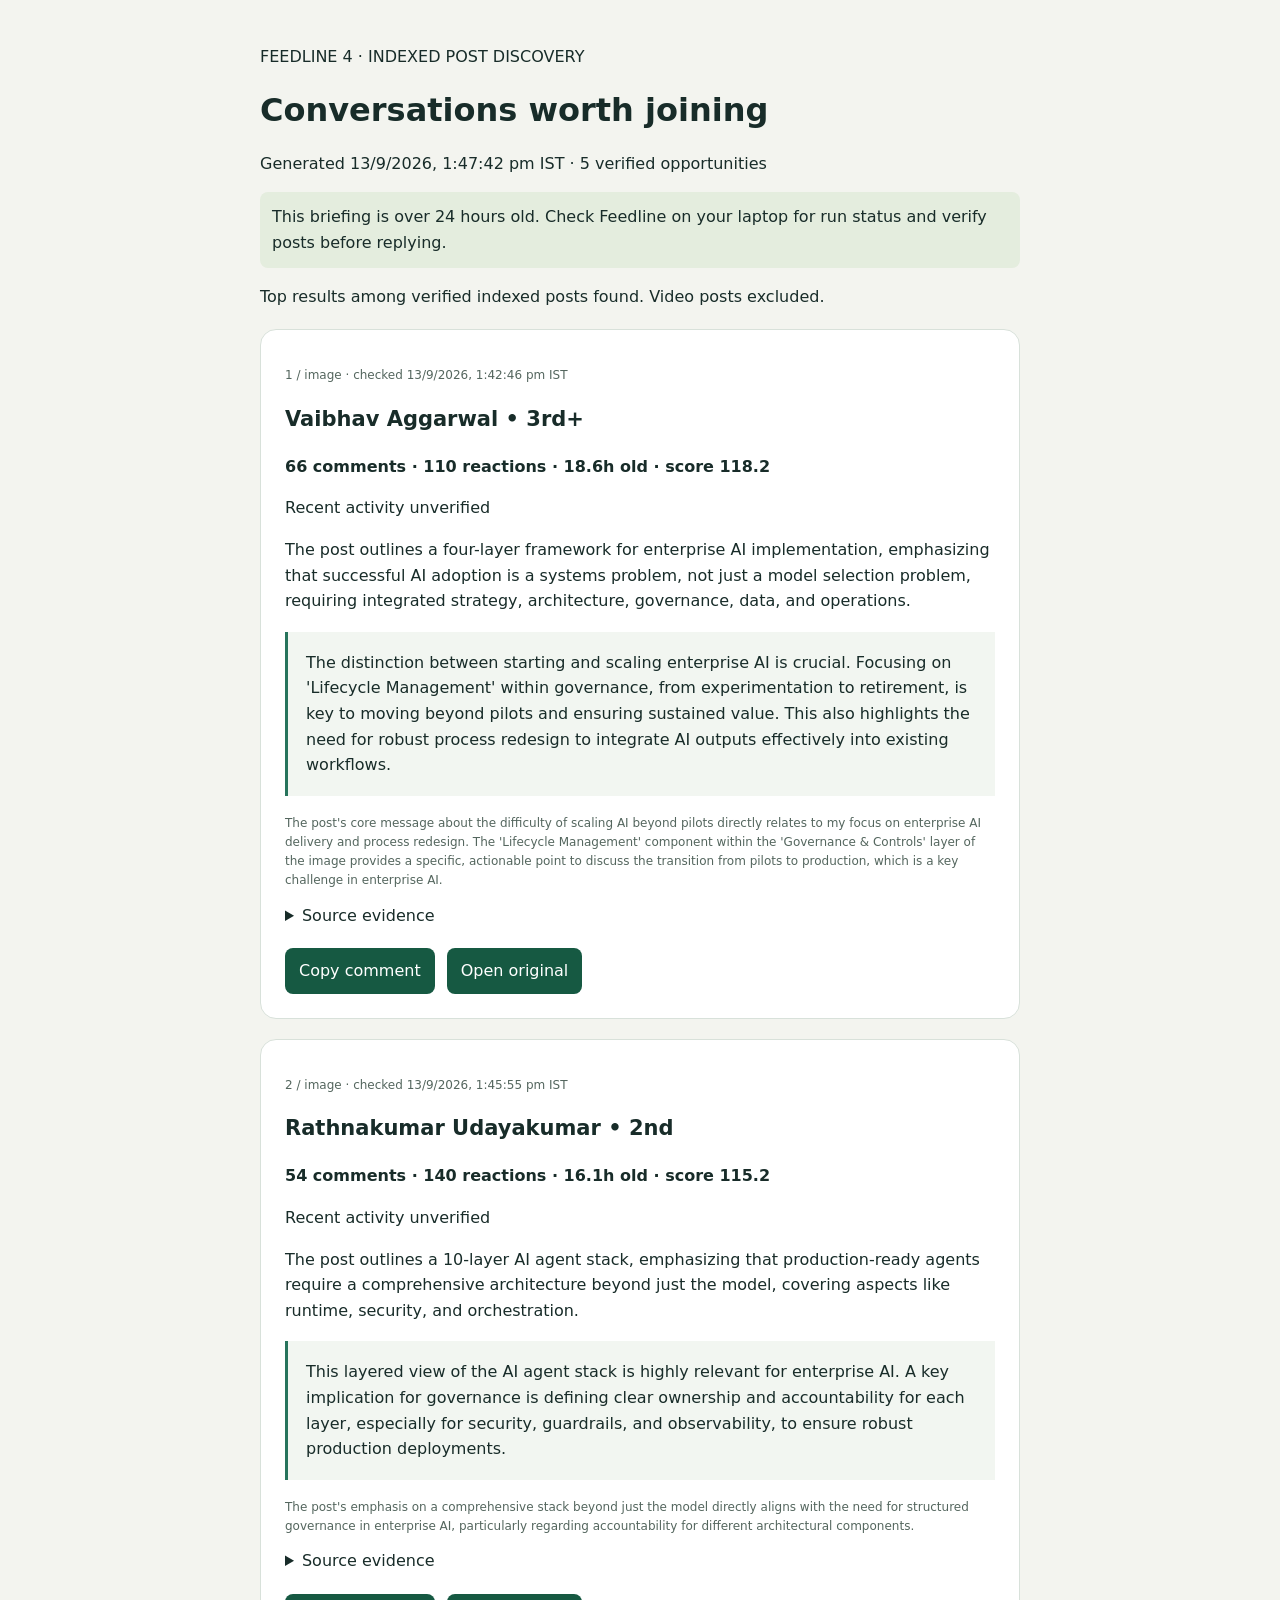
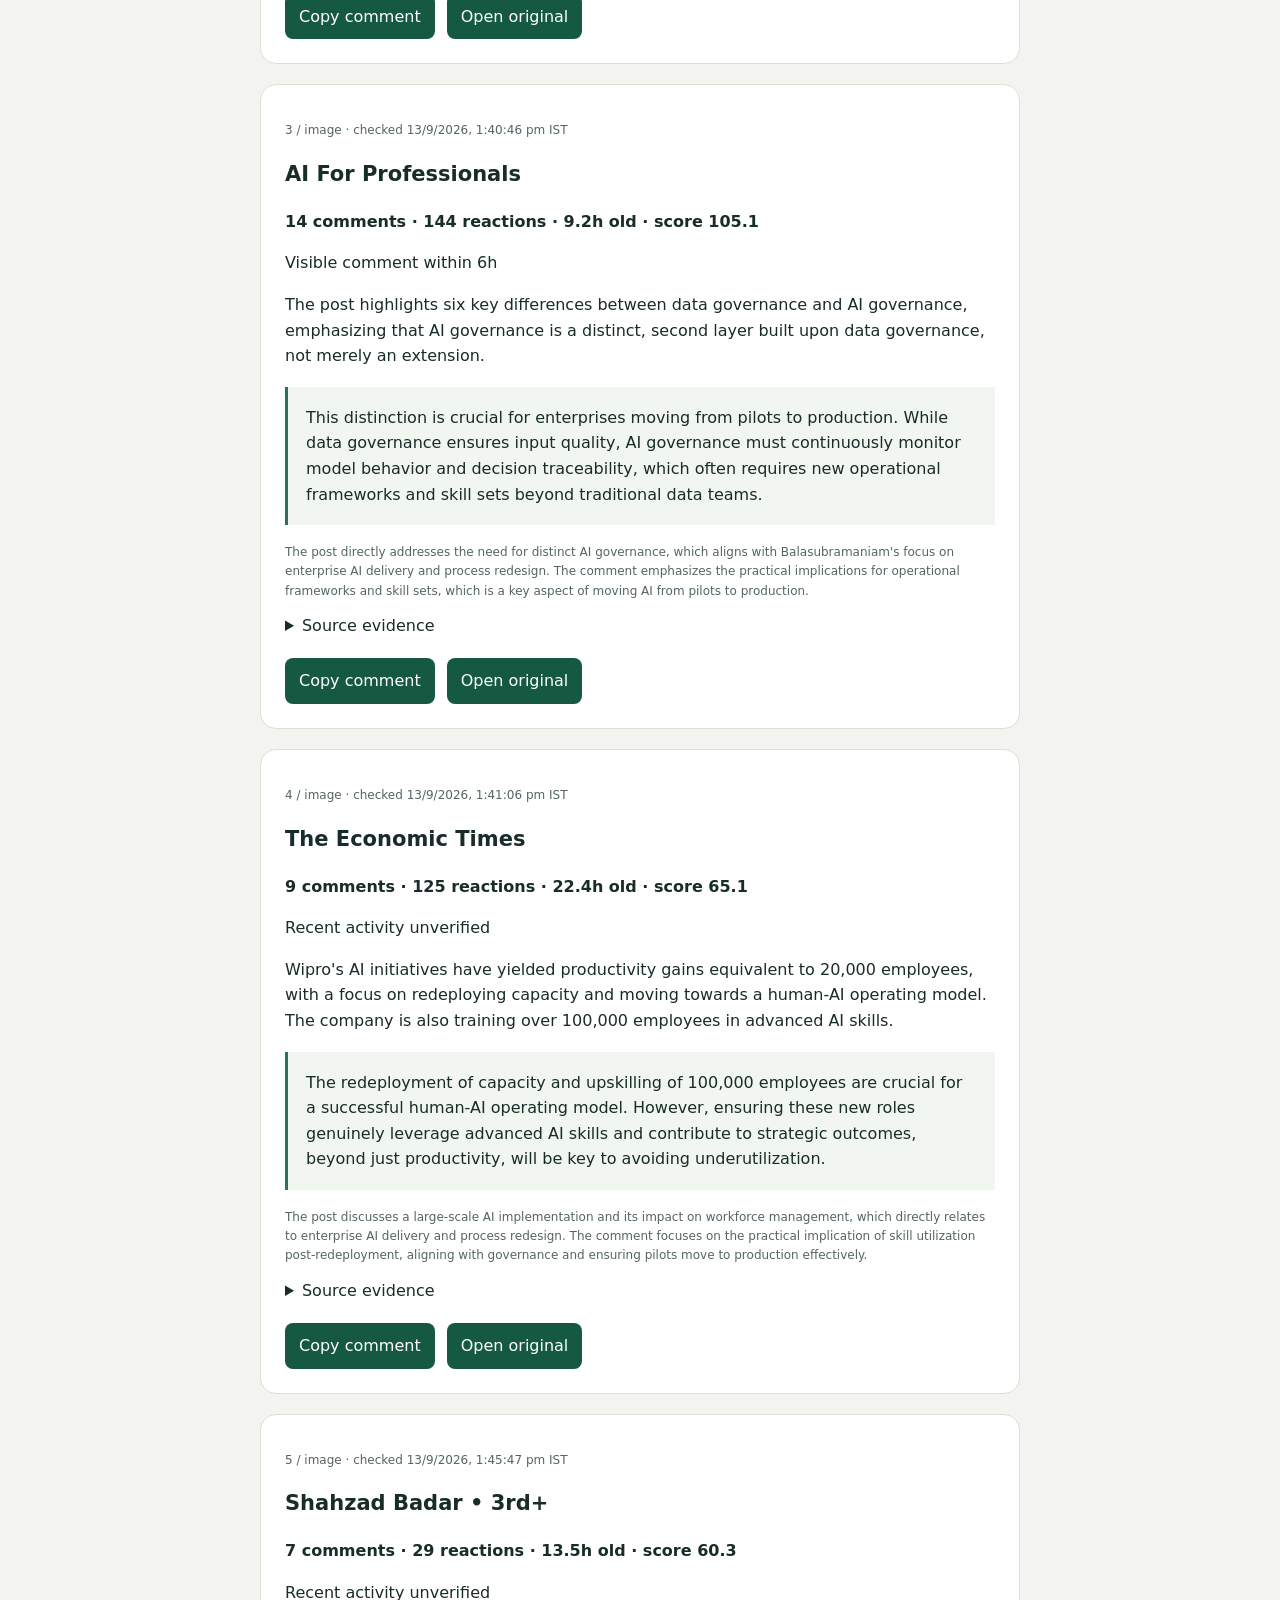
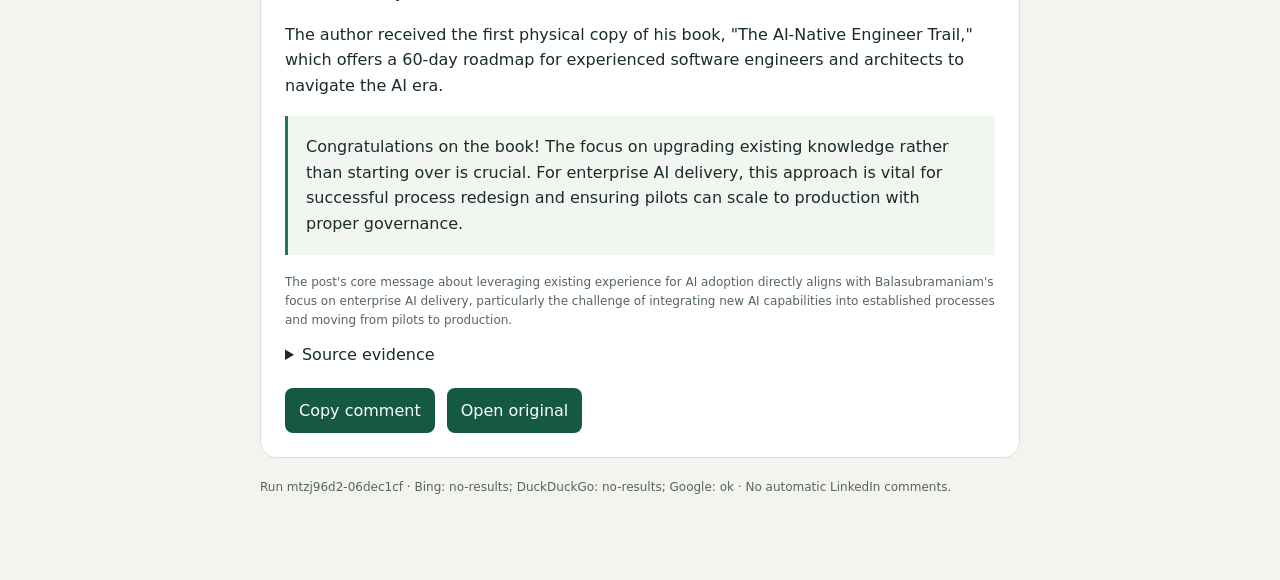
<file: docs/archive/2026-09-13-mtzj96d2-06dec1cf.html>
<!doctype html><html lang="en"><head><meta charset="utf-8"><meta name="viewport" content="width=device-width,initial-scale=1"><title>Feedline — comment opportunities</title><style>body{margin:0;padding:28px 18px 70px;background:#f3f4ef;color:#182c29;font:16px/1.6 system-ui}main{max-width:760px;margin:auto}h1{font-size:32px;line-height:1.2}h2{font-size:21px}article{background:white;border:1px solid #d8e1da;border-radius:16px;padding:24px;margin:20px 0}.eyebrow,.small{font-size:12px;color:#54665e}.metrics{font-weight:600}blockquote{margin:18px 0;background:#f2f6f1;padding:18px;border-left:3px solid #27745c;white-space:pre-wrap}.actions{display:flex;gap:12px;margin-top:20px}button,a{padding:10px 14px;background:#165942;color:white;border:0;border-radius:8px;font:inherit;text-decoration:none;cursor:pointer}#fresh{padding:12px;background:#e4edde;border-radius:8px}.warning{color:#854919}</style></head><body><main><p>FEEDLINE 4 · INDEXED POST DISCOVERY</p><h1>Conversations worth joining</h1><p>Generated 13/9/2026, 1:47:42 pm IST · 5 verified opportunities</p><div id="fresh">Engagement counts are snapshots from the times shown. Refresh the original before replying.</div><p>Top results among verified indexed posts found. Video posts excluded.</p><article><p class="eyebrow">1 / image · checked 13/9/2026, 1:42:46 pm IST</p><h2>Vaibhav Aggarwal • 3rd+</h2><p class="metrics">66 comments · 110 reactions · 18.6h old · score 118.2</p><p>Recent activity unverified</p><p>The post outlines a four-layer framework for enterprise AI implementation, emphasizing that successful AI adoption is a systems problem, not just a model selection problem, requiring integrated strategy, architecture, governance, data, and operations.</p><blockquote>The distinction between starting and scaling enterprise AI is crucial. Focusing on 'Lifecycle Management' within governance, from experimentation to retirement, is key to moving beyond pilots and ensuring sustained value. This also highlights the need for robust process redesign to integrate AI outputs effectively into existing workflows.</blockquote><p class="small">The post's core message about the difficulty of scaling AI beyond pilots directly relates to my focus on enterprise AI delivery and process redesign. The 'Lifecycle Management' component within the 'Governance &amp; Controls' layer of the image provides a specific, actionable point to discuss the transition from pilots to production, which is a key challenge in enterprise AI.</p><details><summary>Source evidence</summary><p>Enterprise AI is easy to start. Hard to scale. A model can impress in a demo, an agent can automate a task, and a pilot can look successful. But enterprise AI only becomes valuable when strategy, architecture, governance, data, and operations work together.</p><p>Image: The image is a mind map titled 'Enterprise AI Quick Guide' detailing a practical guide for enterprises. It visually organizes the four layers mentioned in the post: AI Strategy &amp; Readiness, Core Enterprise AI Architecture, Enterprise AI Governance &amp; Controls, and Enterprise AI Platforms &amp; Tools. Each layer has sub-components with brief descriptions, such as 'Lifecycle Management' under Governance &amp; Controls, and various platform examples under Platforms &amp; Tools.</p></details><div class="actions"><button data-copy="The distinction between starting and scaling enterprise AI is crucial. Focusing on 'Lifecycle Management' within governance, from experimentation to retirement, is key to moving beyond pilots and ensuring sustained value. This also highlights the need for robust process redesign to integrate AI outputs effectively into existing workflows.">Copy comment</button><a href="https://www.linkedin.com/posts/digitalprocessarchitect_enterprise-ai-is-easy-to-start-hard-to-scale-activity-7504532896091897856-VBC2" target="_blank" rel="noreferrer">Open original</a></div></article><article><p class="eyebrow">2 / image · checked 13/9/2026, 1:45:55 pm IST</p><h2>Rathnakumar Udayakumar • 2nd</h2><p class="metrics">54 comments · 140 reactions · 16.1h old · score 115.2</p><p>Recent activity unverified</p><p>The post outlines a 10-layer AI agent stack, emphasizing that production-ready agents require a comprehensive architecture beyond just the model, covering aspects like runtime, security, and orchestration.</p><blockquote>This layered view of the AI agent stack is highly relevant for enterprise AI. A key implication for governance is defining clear ownership and accountability for each layer, especially for security, guardrails, and observability, to ensure robust production deployments.</blockquote><p class="small">The post's emphasis on a comprehensive stack beyond just the model directly aligns with the need for structured governance in enterprise AI, particularly regarding accountability for different architectural components.</p><details><summary>Source evidence</summary><p>The real advantage comes from designing the entire stack around reliability, security, context, actions, and production operations.</p><p>Image: The image visually represents a 10-layer AI agent stack, with each layer labeled (e.g., Interface, Orchestration, Models, Memory, Knowledge &amp; RAG, Vector Database, Tools &amp; Integrations, Security &amp; Guardrails, Evaluation &amp; Observability, Runtime &amp; Deployment). For each layer, it lists common tools or technologies associated with it. The layers are depicted as a vertical stack, with 'Runtime &amp; Deployment' at the bottom and 'Interface' at the top.</p></details><div class="actions"><button data-copy="This layered view of the AI agent stack is highly relevant for enterprise AI. A key implication for governance is defining clear ownership and accountability for each layer, especially for security, guardrails, and observability, to ensure robust production deployments.">Copy comment</button><a href="https://www.linkedin.com/posts/rathanuday_ai-agents-are-only-as-good-as-the-stack-underneath-activity-7504571385575456768-cKR8" target="_blank" rel="noreferrer">Open original</a></div></article><article><p class="eyebrow">3 / image · checked 13/9/2026, 1:40:46 pm IST</p><h2>AI For Professionals</h2><p class="metrics">14 comments · 144 reactions · 9.2h old · score 105.1</p><p>Visible comment within 6h</p><p>The post highlights six key differences between data governance and AI governance, emphasizing that AI governance is a distinct, second layer built upon data governance, not merely an extension.</p><blockquote>This distinction is crucial for enterprises moving from pilots to production. While data governance ensures input quality, AI governance must continuously monitor model behavior and decision traceability, which often requires new operational frameworks and skill sets beyond traditional data teams.</blockquote><p class="small">The post directly addresses the need for distinct AI governance, which aligns with Balasubramaniam's focus on enterprise AI delivery and process redesign. The comment emphasizes the practical implications for operational frameworks and skill sets, which is a key aspect of moving AI from pilots to production.</p><details><summary>Source evidence</summary><p>Every AI control assumes a data control underneath it. Which is exactly why AI governance is not an upgrade of data governance. It's a second layer that collapses without the first.</p><p>Image: The image visually presents six pairs of contrasting points between Data Governance and AI Governance, such as 'Governs the Input' vs 'Governs the Behaviour' and 'Static by Design' vs 'Built for Drift', reinforcing the idea that they are distinct but interdependent.</p></details><div class="actions"><button data-copy="This distinction is crucial for enterprises moving from pilots to production. While data governance ensures input quality, AI governance must continuously monitor model behavior and decision traceability, which often requires new operational frameworks and skill sets beyond traditional data teams.">Copy comment</button><a href="https://www.linkedin.com/posts/aiforprofessionals_data-governance-is-not-ai-governance-%F0%9D%97%95%F0%9D%97%B2%F0%9D%97%B0%F0%9D%97%BC%F0%9D%97%BA%F0%9D%97%B2-activity-7504675202438459392-6ohO" target="_blank" rel="noreferrer">Open original</a></div></article><article><p class="eyebrow">4 / image · checked 13/9/2026, 1:41:06 pm IST</p><h2>The Economic Times</h2><p class="metrics">9 comments · 125 reactions · 22.4h old · score 65.1</p><p>Recent activity unverified</p><p>Wipro's AI initiatives have yielded productivity gains equivalent to 20,000 employees, with a focus on redeploying capacity and moving towards a human-AI operating model. The company is also training over 100,000 employees in advanced AI skills.</p><blockquote>The redeployment of capacity and upskilling of 100,000 employees are crucial for a successful human-AI operating model. However, ensuring these new roles genuinely leverage advanced AI skills and contribute to strategic outcomes, beyond just productivity, will be key to avoiding underutilization.</blockquote><p class="small">The post discusses a large-scale AI implementation and its impact on workforce management, which directly relates to enterprise AI delivery and process redesign. The comment focuses on the practical implication of skill utilization post-redeployment, aligning with governance and ensuring pilots move to production effectively.</p><details><summary>Source evidence</summary><p>Wipro says its AI initiatives have delivered productivity equivalent to the work of 20,000 employees, with the capacity subsequently redeployed across other roles within the organisation.</p><p>Image: The image displays the Wipro logo, a circular headshot of Sandhya Arun, and a text overlay stating, 'Wipro's AI Push Frees Capacity Equivalent to 20,000 Workers'. The Economic Times logo is also visible.</p></details><div class="actions"><button data-copy="The redeployment of capacity and upskilling of 100,000 employees are crucial for a successful human-AI operating model. However, ensuring these new roles genuinely leverage advanced AI skills and contribute to strategic outcomes, beyond just productivity, will be key to avoiding underutilization.">Copy comment</button><a href="https://www.linkedin.com/posts/economictimes_wipro-says-its-ai-initiatives-have-delivered-activity-7504475218481033216-tHxj" target="_blank" rel="noreferrer">Open original</a></div></article><article><p class="eyebrow">5 / image · checked 13/9/2026, 1:45:47 pm IST</p><h2>Shahzad Badar • 3rd+</h2><p class="metrics">7 comments · 29 reactions · 13.5h old · score 60.3</p><p>Recent activity unverified</p><p>The author received the first physical copy of his book, &quot;The AI-Native Engineer Trail,&quot; which offers a 60-day roadmap for experienced software engineers and architects to navigate the AI era.</p><blockquote>Congratulations on the book! The focus on upgrading existing knowledge rather than starting over is crucial. For enterprise AI delivery, this approach is vital for successful process redesign and ensuring pilots can scale to production with proper governance.</blockquote><p class="small">The post's core message about leveraging existing experience for AI adoption directly aligns with Balasubramaniam's focus on enterprise AI delivery, particularly the challenge of integrating new AI capabilities into established processes and moving from pilots to production.</p><details><summary>Source evidence</summary><p>You are upgrading what you already know. AI can suggest. Experience decides.</p><p>Image: The images show the front cover, an inside spread detailing 'Generative AI &amp; Models' as Milestone 1, and the back cover. The front cover depicts a mountain trail with numbered milestones, including 'Production AI' and 'AI-Native Engineering'. The back cover reiterates the book's purpose and lists eight milestones, including 'Production AI, LLMops &amp; Cloud'.</p></details><div class="actions"><button data-copy="Congratulations on the book! The focus on upgrading existing knowledge rather than starting over is crucial. For enterprise AI delivery, this approach is vital for successful process redesign and ensuring pilots can scale to production with proper governance.">Copy comment</button><a href="https://www.linkedin.com/posts/shahzadbadar_ainativeengineer-agenticai-softwareengineering-activity-7504611723304189954-sEQi" target="_blank" rel="noreferrer">Open original</a></div></article><p class="small">Run mtzj96d2-06dec1cf · Bing: no-results; DuckDuckGo: no-results; Google: ok · No automatic LinkedIn comments.</p></main><script>document.querySelectorAll('[data-copy]').forEach(b=>b.addEventListener('click',async()=>{try{await navigator.clipboard.writeText(b.dataset.copy);b.textContent='Copied'}catch{b.textContent='Select and copy text above'}}));if(Date.now()-1789287462652>86400000)document.getElementById('fresh').textContent='This briefing is over 24 hours old. Check Feedline on your laptop for run status and verify posts before replying.';</script></body></html>
</file>
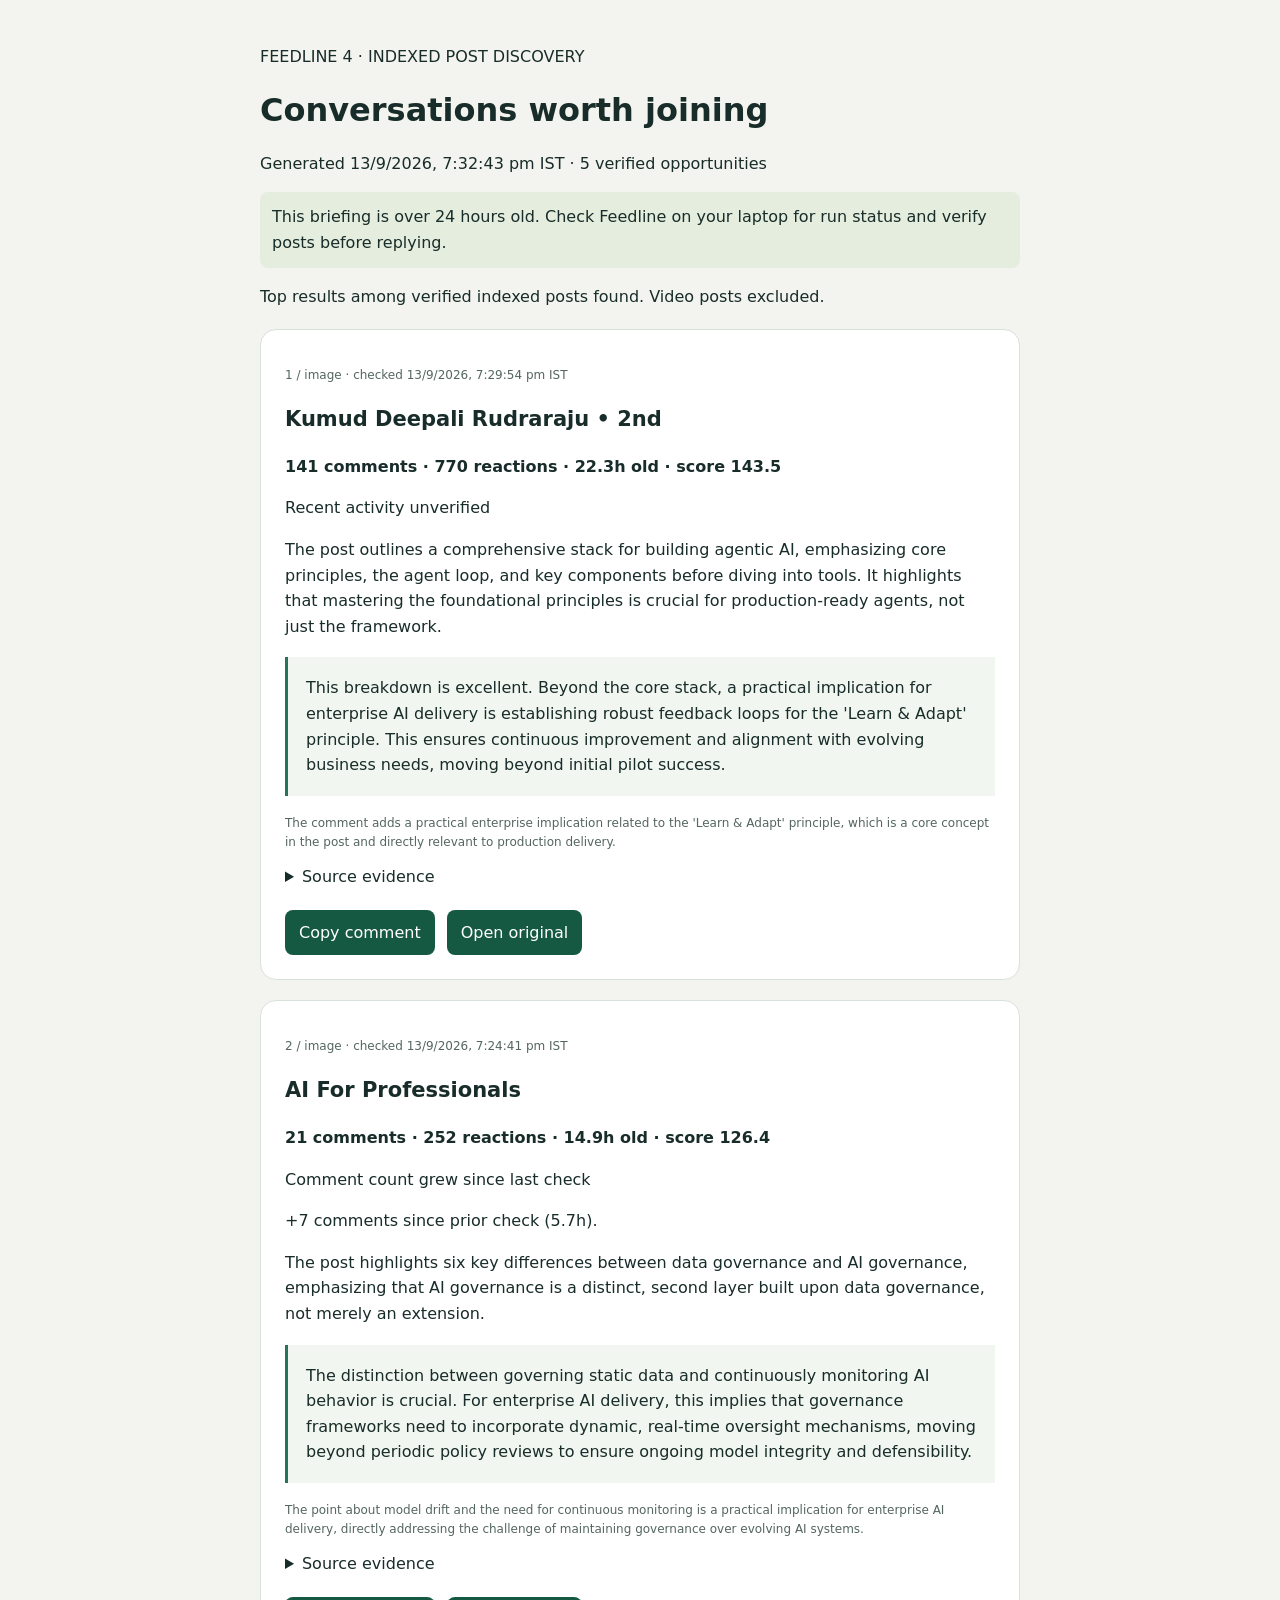
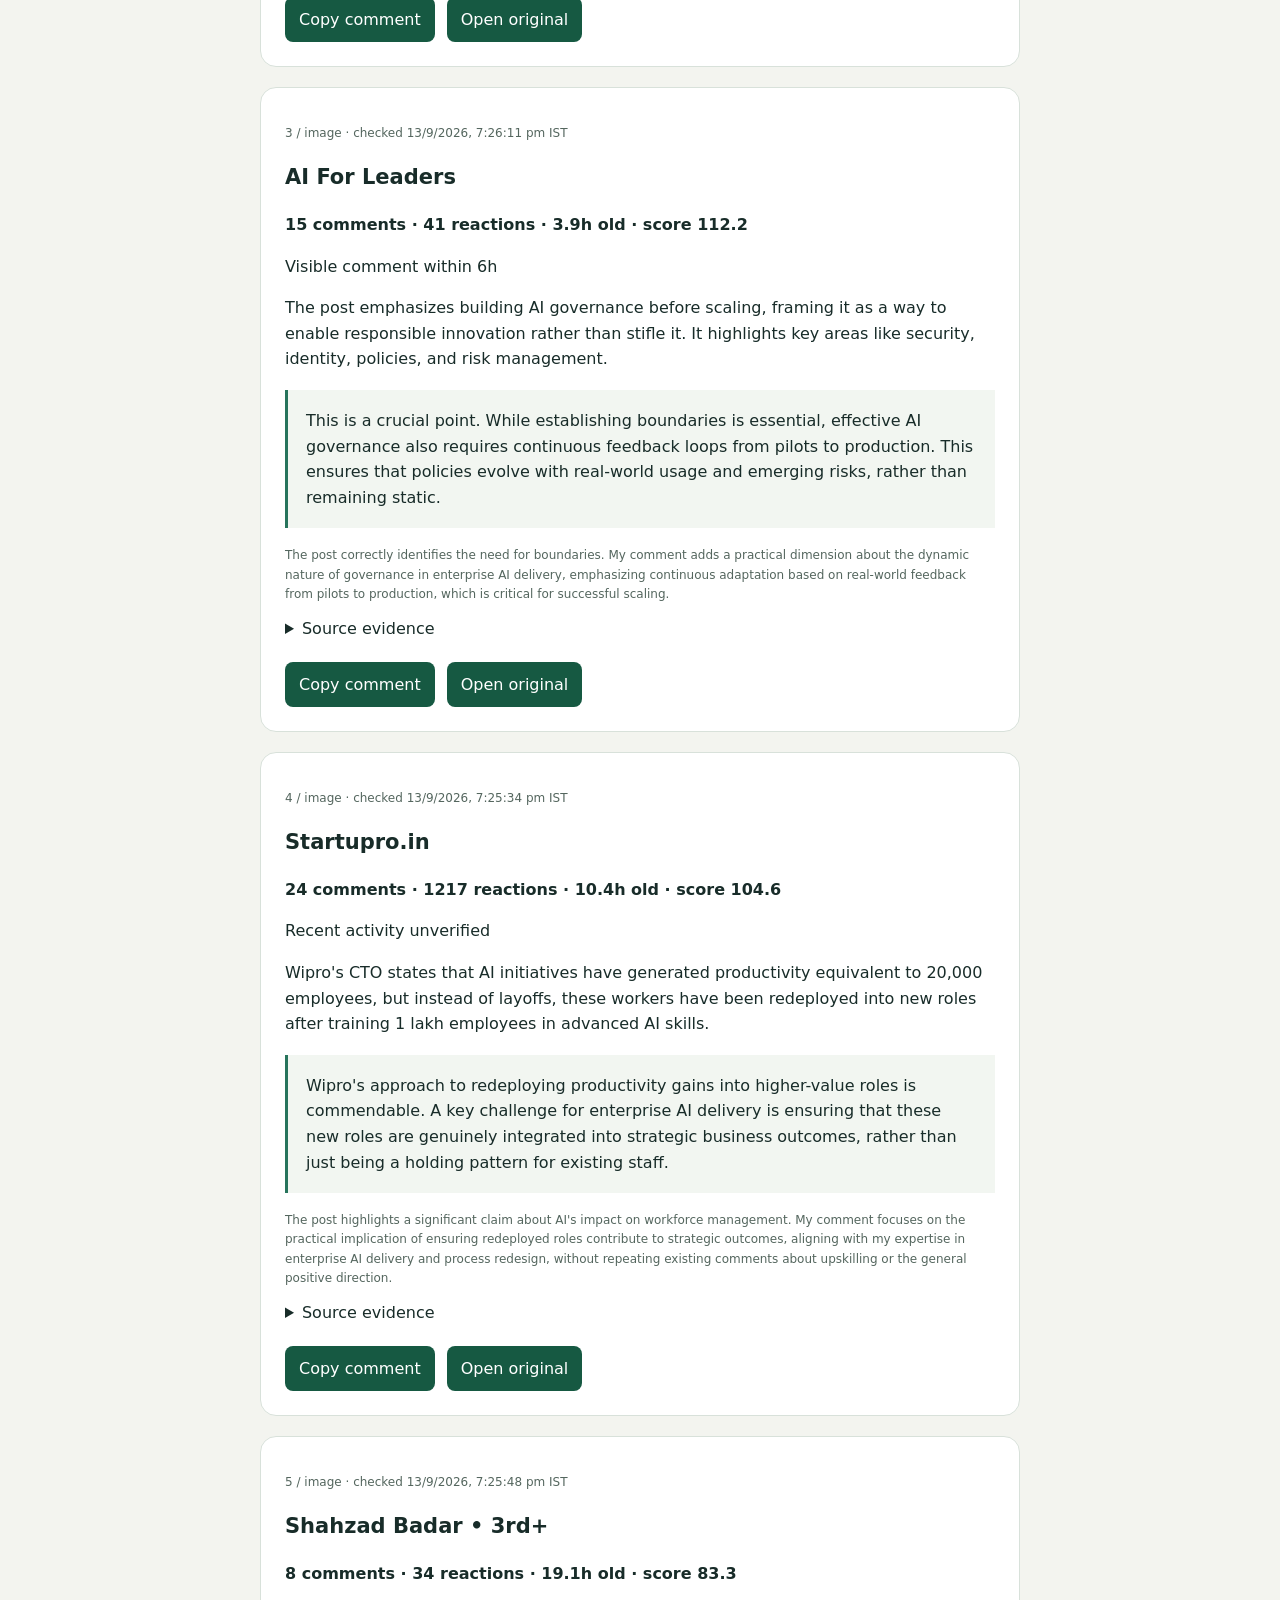
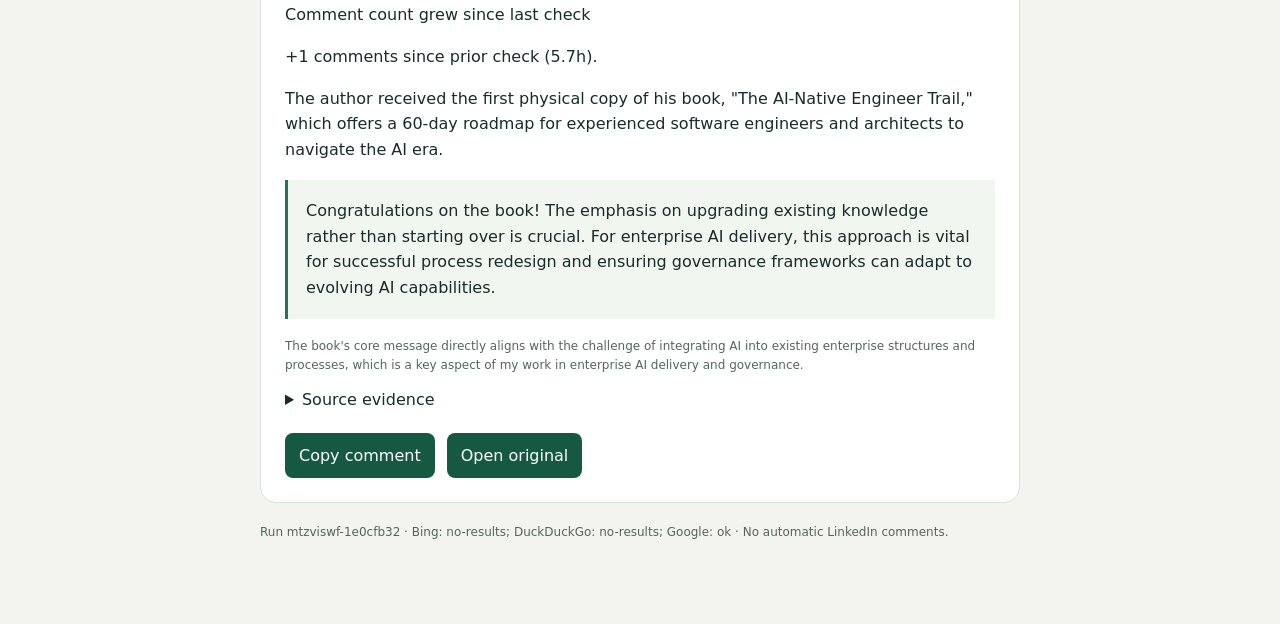
<file: docs/archive/2026-09-13-mtzviswf-1e0cfb32.html>
<!doctype html><html lang="en"><head><meta charset="utf-8"><meta name="viewport" content="width=device-width,initial-scale=1"><title>Feedline — comment opportunities</title><style>body{margin:0;padding:28px 18px 70px;background:#f3f4ef;color:#182c29;font:16px/1.6 system-ui}main{max-width:760px;margin:auto}h1{font-size:32px;line-height:1.2}h2{font-size:21px}article{background:white;border:1px solid #d8e1da;border-radius:16px;padding:24px;margin:20px 0}.eyebrow,.small{font-size:12px;color:#54665e}.metrics{font-weight:600}blockquote{margin:18px 0;background:#f2f6f1;padding:18px;border-left:3px solid #27745c;white-space:pre-wrap}.actions{display:flex;gap:12px;margin-top:20px}button,a{padding:10px 14px;background:#165942;color:white;border:0;border-radius:8px;font:inherit;text-decoration:none;cursor:pointer}#fresh{padding:12px;background:#e4edde;border-radius:8px}.warning{color:#854919}</style></head><body><main><p>FEEDLINE 4 · INDEXED POST DISCOVERY</p><h1>Conversations worth joining</h1><p>Generated 13/9/2026, 7:32:43 pm IST · 5 verified opportunities</p><div id="fresh">Engagement counts are snapshots from the times shown. Refresh the original before replying.</div><p>Top results among verified indexed posts found. Video posts excluded.</p><article><p class="eyebrow">1 / image · checked 13/9/2026, 7:29:54 pm IST</p><h2>Kumud Deepali Rudraraju • 2nd</h2><p class="metrics">141 comments · 770 reactions · 22.3h old · score 143.5</p><p>Recent activity unverified</p><p>The post outlines a comprehensive stack for building agentic AI, emphasizing core principles, the agent loop, and key components before diving into tools. It highlights that mastering the foundational principles is crucial for production-ready agents, not just the framework.</p><blockquote>This breakdown is excellent. Beyond the core stack, a practical implication for enterprise AI delivery is establishing robust feedback loops for the 'Learn &amp; Adapt' principle. This ensures continuous improvement and alignment with evolving business needs, moving beyond initial pilot success.</blockquote><p class="small">The comment adds a practical enterprise implication related to the 'Learn &amp; Adapt' principle, which is a core concept in the post and directly relevant to production delivery.</p><details><summary>Source evidence</summary><p>The framework isn’t the foundation. Here’s the stack you need to understand:</p><p>Image: The image is a cheatsheet detailing agentic AI. It covers core principles (Goal-Driven, Autonomous, Perceive &amp; Reason, Act, Learn &amp; Adapt), the agent architecture (Perceive, Observe, Act, Memory, Reason, Plan), agent types, key components (LLM, Tools, Memory, Learning Agent, Guardrails), building steps, popular tools/frameworks, common tools agents use, best practices, and evaluation metrics.</p></details><div class="actions"><button data-copy="This breakdown is excellent. Beyond the core stack, a practical implication for enterprise AI delivery is establishing robust feedback loops for the 'Learn &amp; Adapt' principle. This ensures continuous improvement and alignment with evolving business needs, moving beyond initial pilot success.">Copy comment</button><a href="https://www.linkedin.com/posts/kumuddeepali_most-teams-jump-straight-to-agentic-ai-frameworks-activity-7504564502257012736-tVI4" target="_blank" rel="noreferrer">Open original</a></div></article><article><p class="eyebrow">2 / image · checked 13/9/2026, 7:24:41 pm IST</p><h2>AI For Professionals</h2><p class="metrics">21 comments · 252 reactions · 14.9h old · score 126.4</p><p>Comment count grew since last check</p><p>+7 comments since prior check (5.7h).</p><p>The post highlights six key differences between data governance and AI governance, emphasizing that AI governance is a distinct, second layer built upon data governance, not merely an extension.</p><blockquote>The distinction between governing static data and continuously monitoring AI behavior is crucial. For enterprise AI delivery, this implies that governance frameworks need to incorporate dynamic, real-time oversight mechanisms, moving beyond periodic policy reviews to ensure ongoing model integrity and defensibility.</blockquote><p class="small">The point about model drift and the need for continuous monitoring is a practical implication for enterprise AI delivery, directly addressing the challenge of maintaining governance over evolving AI systems.</p><details><summary>Source evidence</summary><p>A data policy holds until you change it. A model drifts while you sleep.</p><p>Image: The image is a visual comparison chart titled 'Data Governance Is Not AI Governance' with two columns, 'Data Governance' and 'AI Governance', each listing six distinct characteristics. These characteristics are paired across the columns, highlighting differences in areas like 'Governs the Input' vs 'Governs the Behaviour', 'Static by Design' vs 'Built for Drift', and 'Breach Notification' vs 'Incident &amp; Disclosure'.</p></details><div class="actions"><button data-copy="The distinction between governing static data and continuously monitoring AI behavior is crucial. For enterprise AI delivery, this implies that governance frameworks need to incorporate dynamic, real-time oversight mechanisms, moving beyond periodic policy reviews to ensure ongoing model integrity and defensibility.">Copy comment</button><a href="https://www.linkedin.com/posts/aiforprofessionals_data-governance-is-not-ai-governance-%F0%9D%97%95%F0%9D%97%B2%F0%9D%97%B0%F0%9D%97%BC%F0%9D%97%BA%F0%9D%97%B2-activity-7504675202438459392-6ohO" target="_blank" rel="noreferrer">Open original</a></div></article><article><p class="eyebrow">3 / image · checked 13/9/2026, 7:26:11 pm IST</p><h2>AI For Leaders</h2><p class="metrics">15 comments · 41 reactions · 3.9h old · score 112.2</p><p>Visible comment within 6h</p><p>The post emphasizes building AI governance before scaling, framing it as a way to enable responsible innovation rather than stifle it. It highlights key areas like security, identity, policies, and risk management.</p><blockquote>This is a crucial point. While establishing boundaries is essential, effective AI governance also requires continuous feedback loops from pilots to production. This ensures that policies evolve with real-world usage and emerging risks, rather than remaining static.</blockquote><p class="small">The post correctly identifies the need for boundaries. My comment adds a practical dimension about the dynamic nature of governance in enterprise AI delivery, emphasizing continuous adaptation based on real-world feedback from pilots to production, which is critical for successful scaling.</p><details><summary>Source evidence</summary><p>AI governance is not about stopping innovation. It is about creating the boundaries that allow innovation to scale responsibly.</p><p>Image: The image is an infographic titled 'How to Build AI Governance Before You Scale'. It depicts an 'Enterprise AI Core' surrounded by five numbered elements: 01 Security, 02 Identity, 04 Policies, and two instances of 05 Risk. Each element has a brief description. The overall message is that governance creates boundaries for responsible innovation.</p></details><div class="actions"><button data-copy="This is a crucial point. While establishing boundaries is essential, effective AI governance also requires continuous feedback loops from pilots to production. This ensures that policies evolve with real-world usage and emerging risks, rather than remaining static.">Copy comment</button><a href="https://www.linkedin.com/posts/activity-7504841310592356352-TbNW" target="_blank" rel="noreferrer">Open original</a></div></article><article><p class="eyebrow">4 / image · checked 13/9/2026, 7:25:34 pm IST</p><h2>Startupro.in</h2><p class="metrics">24 comments · 1217 reactions · 10.4h old · score 104.6</p><p>Recent activity unverified</p><p>Wipro's CTO states that AI initiatives have generated productivity equivalent to 20,000 employees, but instead of layoffs, these workers have been redeployed into new roles after training 1 lakh employees in advanced AI skills.</p><blockquote>Wipro's approach to redeploying productivity gains into higher-value roles is commendable. A key challenge for enterprise AI delivery is ensuring that these new roles are genuinely integrated into strategic business outcomes, rather than just being a holding pattern for existing staff.</blockquote><p class="small">The post highlights a significant claim about AI's impact on workforce management. My comment focuses on the practical implication of ensuring redeployed roles contribute to strategic outcomes, aligning with my expertise in enterprise AI delivery and process redesign, without repeating existing comments about upskilling or the general positive direction.</p><details><summary>Source evidence</summary><p>Wipro says the capacity has been redeployed across other roles and projects. Wipro has also trained more than 1 lakh employees in advanced AI skills and is moving towards what CTO Sandhya Arun calls a &quot;human-AI operating model.&quot;</p><p>Image: The image shows the Wipro logo and building, with a circular inset photo of a woman, presumably Wipro CTO Sandhya Arun. The text overlay reiterates the post's core message: 'Instead of Layoffs, We Have Trained Over 1 Lakh Employees to Work With AI': Wipro CTO Says AI Has Created Productivity Equivalent to 20,000 Employees, But Workers Were Redeployed in the Company's Expansion and Higher-Value Roles.</p></details><div class="actions"><button data-copy="Wipro's approach to redeploying productivity gains into higher-value roles is commendable. A key challenge for enterprise AI delivery is ensuring that these new roles are genuinely integrated into strategic business outcomes, rather than just being a holding pattern for existing staff.">Copy comment</button><a href="https://www.linkedin.com/posts/startupro-in_wipro-ai-expansion-activity-7504743199895154688-bfZJ" target="_blank" rel="noreferrer">Open original</a></div></article><article><p class="eyebrow">5 / image · checked 13/9/2026, 7:25:48 pm IST</p><h2>Shahzad Badar • 3rd+</h2><p class="metrics">8 comments · 34 reactions · 19.1h old · score 83.3</p><p>Comment count grew since last check</p><p>+1 comments since prior check (5.7h).</p><p>The author received the first physical copy of his book, &quot;The AI-Native Engineer Trail,&quot; which offers a 60-day roadmap for experienced software engineers and architects to navigate the AI era.</p><blockquote>Congratulations on the book! The emphasis on upgrading existing knowledge rather than starting over is crucial. For enterprise AI delivery, this approach is vital for successful process redesign and ensuring governance frameworks can adapt to evolving AI capabilities.</blockquote><p class="small">The book's core message directly aligns with the challenge of integrating AI into existing enterprise structures and processes, which is a key aspect of my work in enterprise AI delivery and governance.</p><details><summary>Source evidence</summary><p>You are upgrading what you already know. AI can suggest. Experience decides.</p><p>Image: The images show the front cover, an inside spread detailing 'Generative AI &amp; Models' as Milestone 1, and the back cover. The front cover clearly outlines an 'AI-Native Engineer Trail' with 8 milestones, including 'Production AI' and 'AI-Native Engineering'. The inside spread details 'Understand the intelligence' and 'How an application consumes a model'. The back cover reiterates the 8 milestones and the core message.</p></details><div class="actions"><button data-copy="Congratulations on the book! The emphasis on upgrading existing knowledge rather than starting over is crucial. For enterprise AI delivery, this approach is vital for successful process redesign and ensuring governance frameworks can adapt to evolving AI capabilities.">Copy comment</button><a href="https://www.linkedin.com/posts/shahzadbadar_ainativeengineer-agenticai-softwareengineering-activity-7504611723304189954-sEQi" target="_blank" rel="noreferrer">Open original</a></div></article><p class="small">Run mtzviswf-1e0cfb32 · Bing: no-results; DuckDuckGo: no-results; Google: ok · No automatic LinkedIn comments.</p></main><script>document.querySelectorAll('[data-copy]').forEach(b=>b.addEventListener('click',async()=>{try{await navigator.clipboard.writeText(b.dataset.copy);b.textContent='Copied'}catch{b.textContent='Select and copy text above'}}));if(Date.now()-1789308163754>86400000)document.getElementById('fresh').textContent='This briefing is over 24 hours old. Check Feedline on your laptop for run status and verify posts before replying.';</script></body></html>
</file>
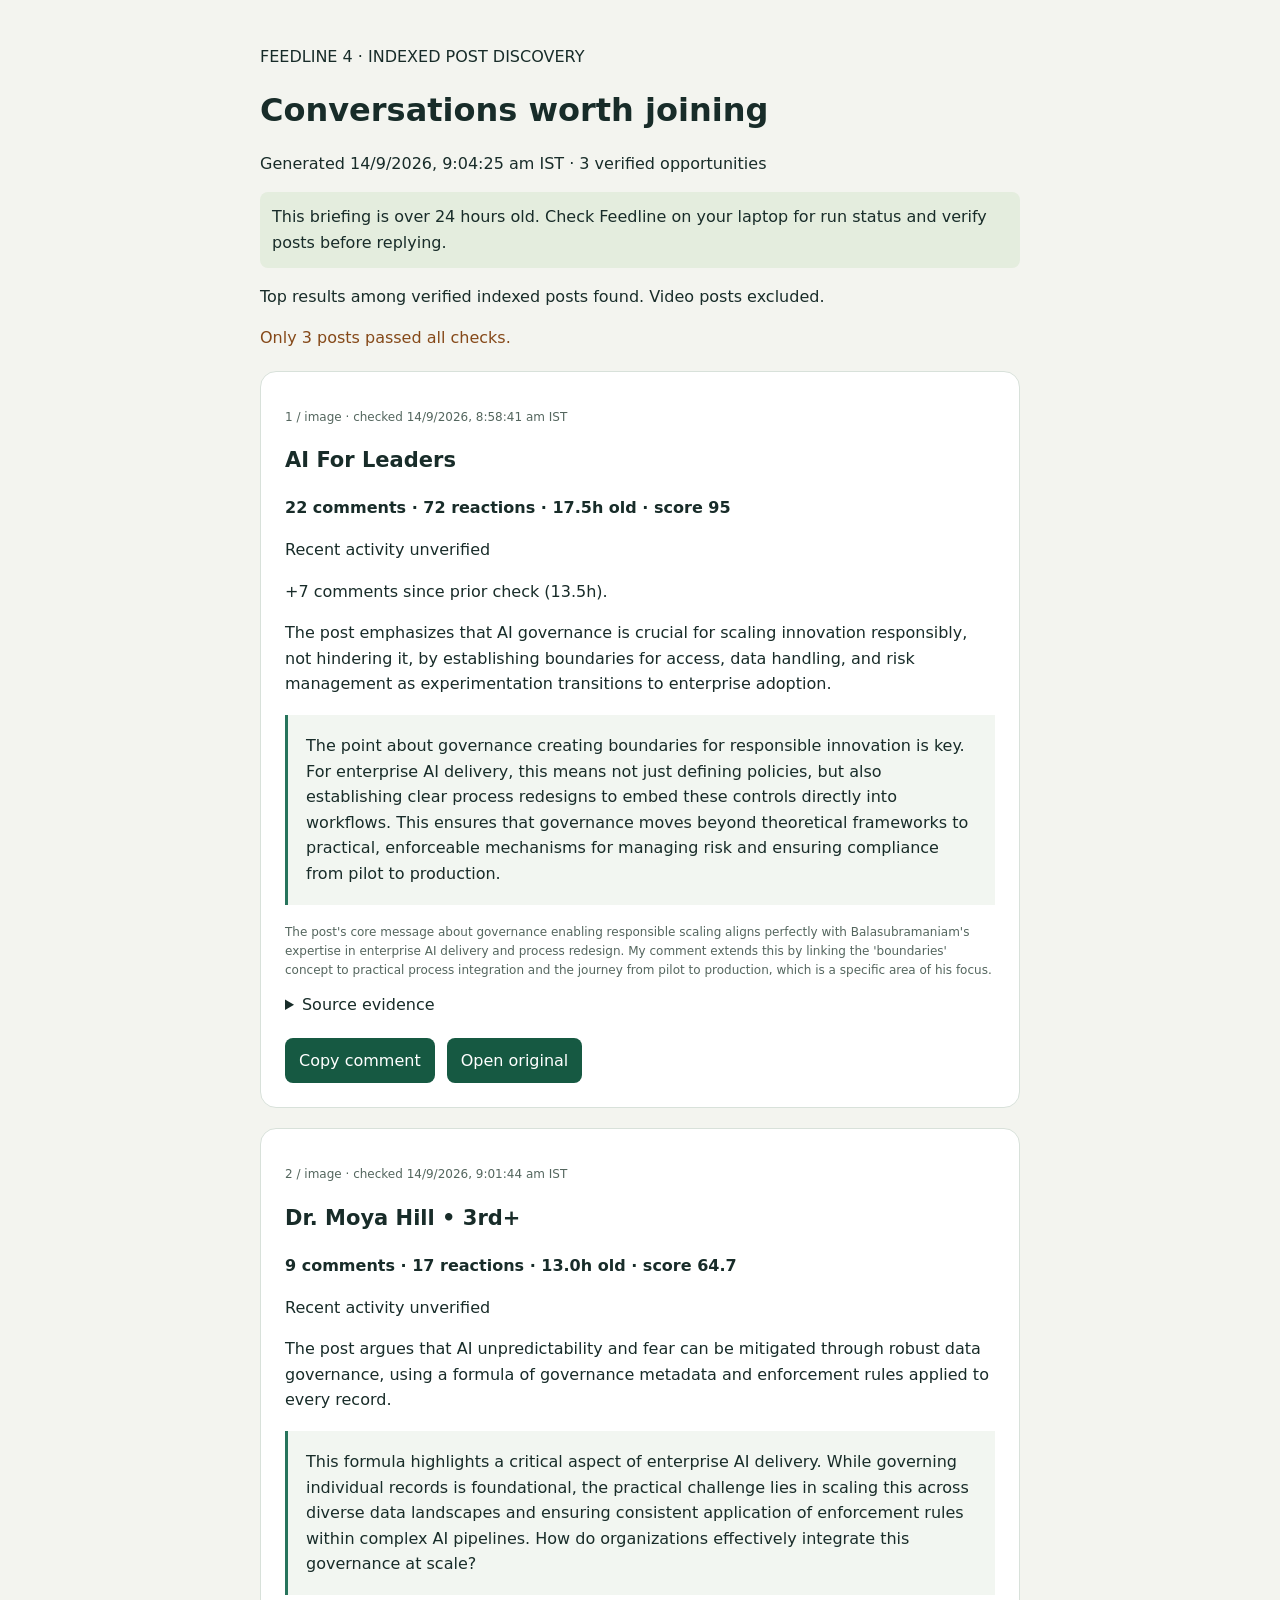
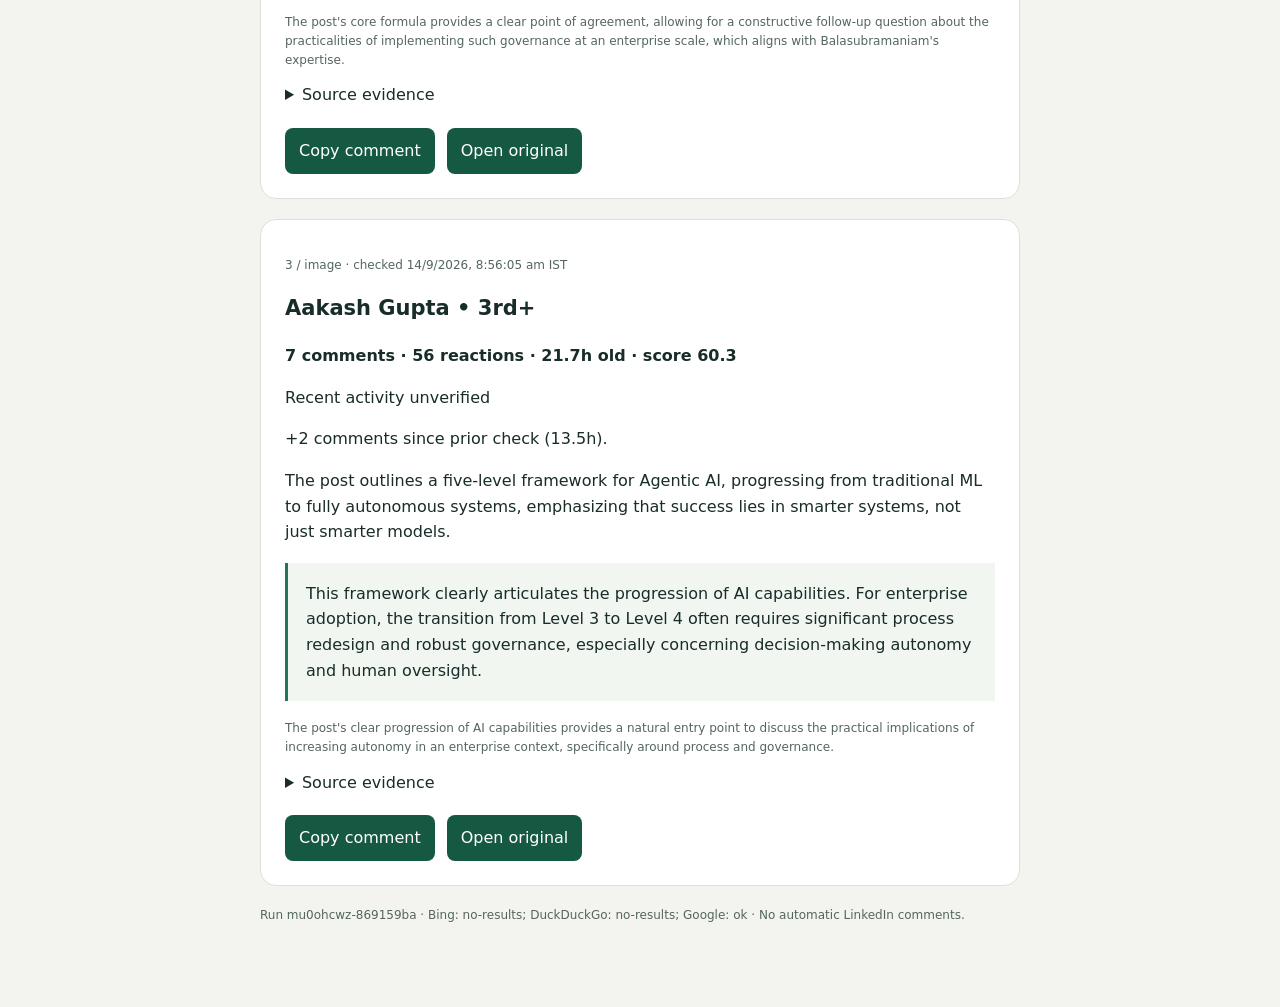
<file: docs/archive/2026-09-14-mu0ohcwz-869159ba.html>
<!doctype html><html lang="en"><head><meta charset="utf-8"><meta name="viewport" content="width=device-width,initial-scale=1"><title>Feedline — comment opportunities</title><style>body{margin:0;padding:28px 18px 70px;background:#f3f4ef;color:#182c29;font:16px/1.6 system-ui}main{max-width:760px;margin:auto}h1{font-size:32px;line-height:1.2}h2{font-size:21px}article{background:white;border:1px solid #d8e1da;border-radius:16px;padding:24px;margin:20px 0}.eyebrow,.small{font-size:12px;color:#54665e}.metrics{font-weight:600}blockquote{margin:18px 0;background:#f2f6f1;padding:18px;border-left:3px solid #27745c;white-space:pre-wrap}.actions{display:flex;gap:12px;margin-top:20px}button,a{padding:10px 14px;background:#165942;color:white;border:0;border-radius:8px;font:inherit;text-decoration:none;cursor:pointer}#fresh{padding:12px;background:#e4edde;border-radius:8px}.warning{color:#854919}</style></head><body><main><p>FEEDLINE 4 · INDEXED POST DISCOVERY</p><h1>Conversations worth joining</h1><p>Generated 14/9/2026, 9:04:25 am IST · 3 verified opportunities</p><div id="fresh">Engagement counts are snapshots from the times shown. Refresh the original before replying.</div><p>Top results among verified indexed posts found. Video posts excluded.</p><p class="warning">Only 3 posts passed all checks.</p><article><p class="eyebrow">1 / image · checked 14/9/2026, 8:58:41 am IST</p><h2>AI For Leaders</h2><p class="metrics">22 comments · 72 reactions · 17.5h old · score 95</p><p>Recent activity unverified</p><p>+7 comments since prior check (13.5h).</p><p>The post emphasizes that AI governance is crucial for scaling innovation responsibly, not hindering it, by establishing boundaries for access, data handling, and risk management as experimentation transitions to enterprise adoption.</p><blockquote>The point about governance creating boundaries for responsible innovation is key. For enterprise AI delivery, this means not just defining policies, but also establishing clear process redesigns to embed these controls directly into workflows. This ensures that governance moves beyond theoretical frameworks to practical, enforceable mechanisms for managing risk and ensuring compliance from pilot to production.</blockquote><p class="small">The post's core message about governance enabling responsible scaling aligns perfectly with Balasubramaniam's expertise in enterprise AI delivery and process redesign. My comment extends this by linking the 'boundaries' concept to practical process integration and the journey from pilot to production, which is a specific area of his focus.</p><details><summary>Source evidence</summary><p>AI governance is not about stopping innovation. It is about creating the boundaries that allow innovation to scale responsibly.</p><p>Image: The image is an infographic titled 'HOW TO BUILD AI GOVERNANCE BEFORE YOU SCALE'. It depicts an 'ENTERPRISE AI CORE' surrounded by a circular flow with five numbered points: 01 SECURITY, 02 IDENTITY, 04 POLICIES, and two instances of 05 RISK. Each point has a brief description. The overall message is 'GOVERNANCE CREATES THE BOUNDARIES THAT MAKE RESPONSIBLE INNOVATION POSSIBLE.'</p></details><div class="actions"><button data-copy="The point about governance creating boundaries for responsible innovation is key. For enterprise AI delivery, this means not just defining policies, but also establishing clear process redesigns to embed these controls directly into workflows. This ensures that governance moves beyond theoretical frameworks to practical, enforceable mechanisms for managing risk and ensuring compliance from pilot to production.">Copy comment</button><a href="https://www.linkedin.com/posts/aiforleaders_how-to-build-ai-governance-before-you-scale-activity-7504841310592356352-GpGb" target="_blank" rel="noreferrer">Open original</a></div></article><article><p class="eyebrow">2 / image · checked 14/9/2026, 9:01:44 am IST</p><h2>Dr. Moya Hill • 3rd+</h2><p class="metrics">9 comments · 17 reactions · 13.0h old · score 64.7</p><p>Recent activity unverified</p><p>The post argues that AI unpredictability and fear can be mitigated through robust data governance, using a formula of governance metadata and enforcement rules applied to every record.</p><blockquote>This formula highlights a critical aspect of enterprise AI delivery. While governing individual records is foundational, the practical challenge lies in scaling this across diverse data landscapes and ensuring consistent application of enforcement rules within complex AI pipelines. How do organizations effectively integrate this governance at scale?</blockquote><p class="small">The post's core formula provides a clear point of agreement, allowing for a constructive follow-up question about the practicalities of implementing such governance at an enterprise scale, which aligns with Balasubramaniam's expertise.</p><details><summary>Source evidence</summary><p>Governance Metadata + Enforcement Rules = Governed AI</p><p>Image: The image shows a smiling woman with long dark hair, wearing a dark blazer and a dark top, standing indoors with a blurred background that includes a light-colored wall and a textured pillar.</p></details><div class="actions"><button data-copy="This formula highlights a critical aspect of enterprise AI delivery. While governing individual records is foundational, the practical challenge lies in scaling this across diverse data landscapes and ensuring consistent application of enforcement rules within complex AI pipelines. How do organizations effectively integrate this governance at scale?">Copy comment</button><a href="https://www.linkedin.com/posts/dr-moya-hill-912837179_a-lot-of-people-are-scared-of-ai-right-now-activity-7504910372886216704-Mb_X" target="_blank" rel="noreferrer">Open original</a></div></article><article><p class="eyebrow">3 / image · checked 14/9/2026, 8:56:05 am IST</p><h2>Aakash Gupta • 3rd+</h2><p class="metrics">7 comments · 56 reactions · 21.7h old · score 60.3</p><p>Recent activity unverified</p><p>+2 comments since prior check (13.5h).</p><p>The post outlines a five-level framework for Agentic AI, progressing from traditional ML to fully autonomous systems, emphasizing that success lies in smarter systems, not just smarter models.</p><blockquote>This framework clearly articulates the progression of AI capabilities. For enterprise adoption, the transition from Level 3 to Level 4 often requires significant process redesign and robust governance, especially concerning decision-making autonomy and human oversight.</blockquote><p class="small">The post's clear progression of AI capabilities provides a natural entry point to discuss the practical implications of increasing autonomy in an enterprise context, specifically around process and governance.</p><details><summary>Source evidence</summary><p>Level 4 is autonomous agents. Systems that make decisions and act with limited human intervention. The core loop is perceive, decide, act, backed by goal setting, memory, and environment interaction.</p><p>Image: The image is a whiteboard diagram titled 'Agentic AI: A Complete Framework,' illustrating five concentric levels of AI capability, from 'Traditional Machine Learning' to 'Agentic Systems.' Each level includes key capabilities and an example. Below the levels, 'Cross-Cutting Principles' (Safety, Ethics, Privacy, Transparency, Human in the Loop) and 'Foundational Enablers' (Data Quality, Compute, MLOps, Evaluation, Talent) are listed as applicable to all levels. A 'Success looks like' section is also present.</p></details><div class="actions"><button data-copy="This framework clearly articulates the progression of AI capabilities. For enterprise adoption, the transition from Level 3 to Level 4 often requires significant process redesign and robust governance, especially concerning decision-making autonomy and human oversight.">Copy comment</button><a href="https://www.linkedin.com/posts/aagupta_agentic-ai-explained-on-one-whiteboard-activity-7504776248397619200-8Hlq" target="_blank" rel="noreferrer">Open original</a></div></article><p class="small">Run mu0ohcwz-869159ba · Bing: no-results; DuckDuckGo: no-results; Google: ok · No automatic LinkedIn comments.</p></main><script>document.querySelectorAll('[data-copy]').forEach(b=>b.addEventListener('click',async()=>{try{await navigator.clipboard.writeText(b.dataset.copy);b.textContent='Copied'}catch{b.textContent='Select and copy text above'}}));if(Date.now()-1789356865023>86400000)document.getElementById('fresh').textContent='This briefing is over 24 hours old. Check Feedline on your laptop for run status and verify posts before replying.';</script></body></html>
</file>
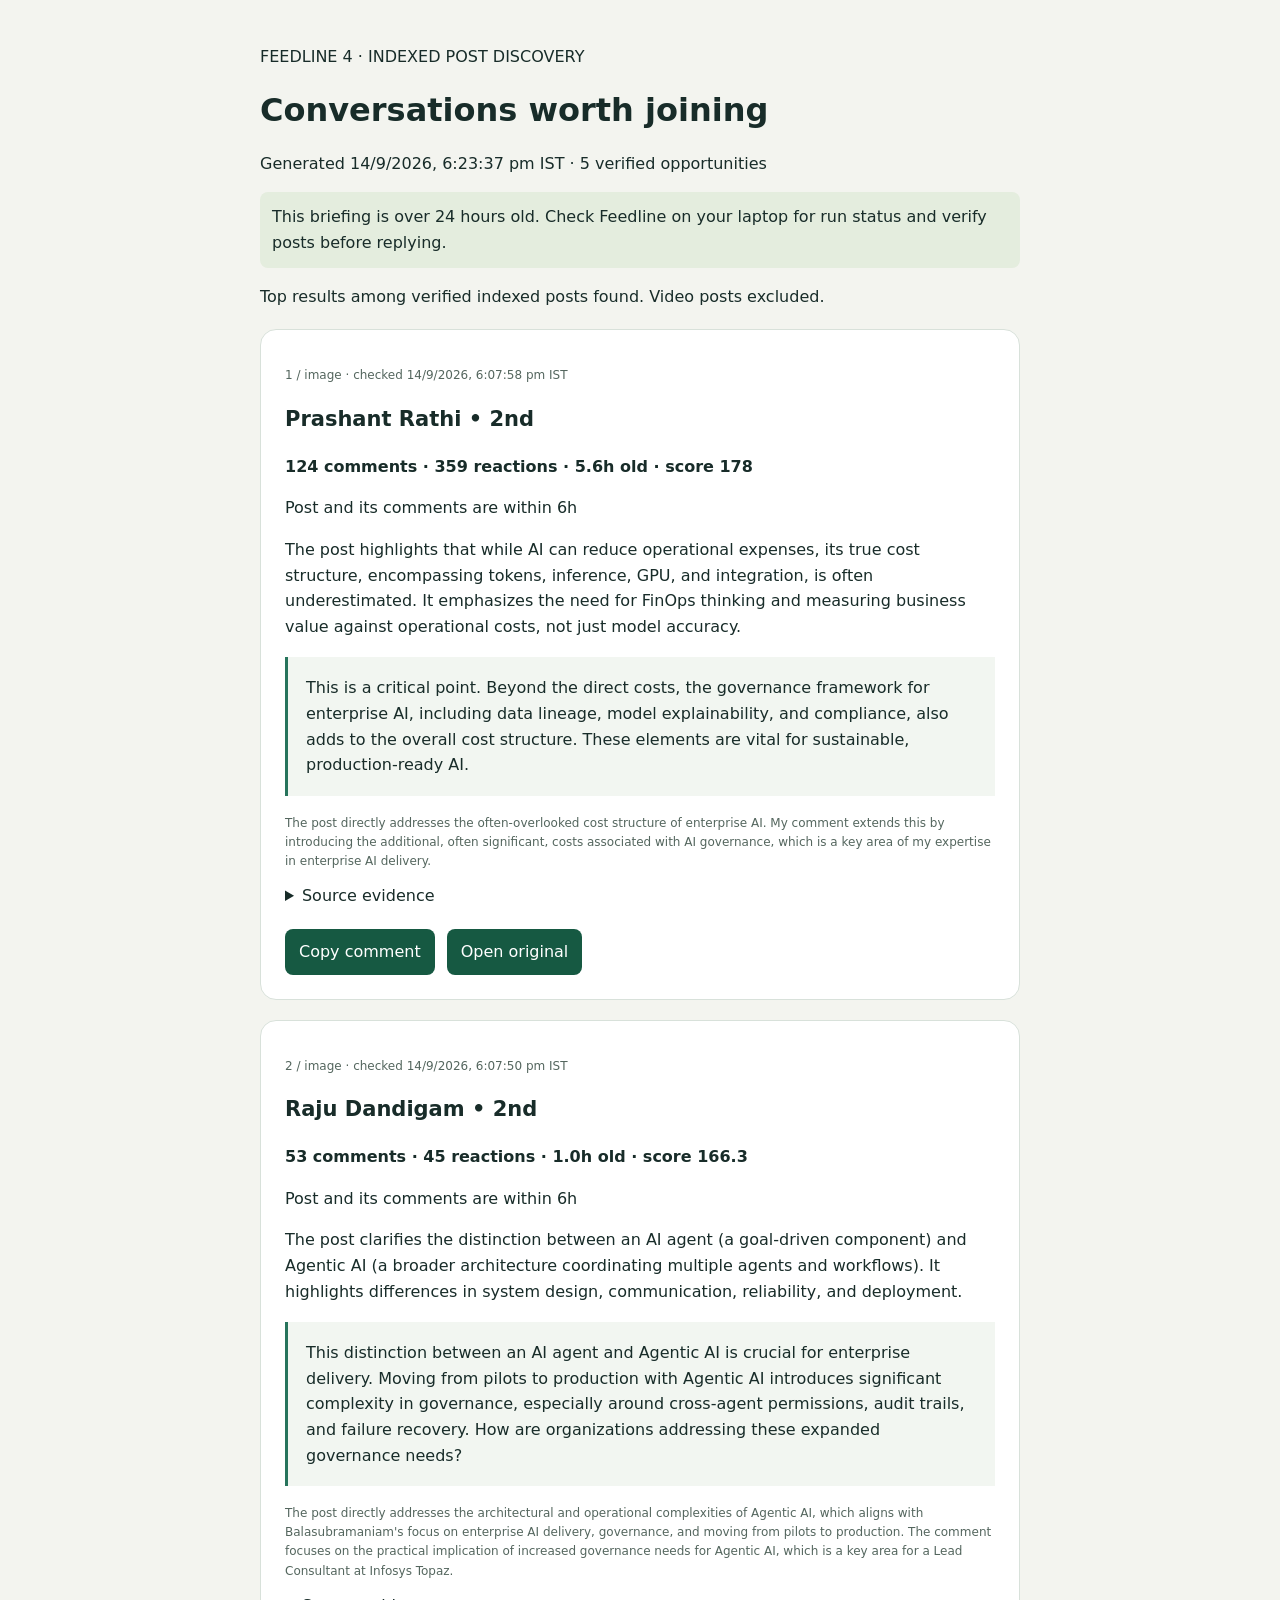
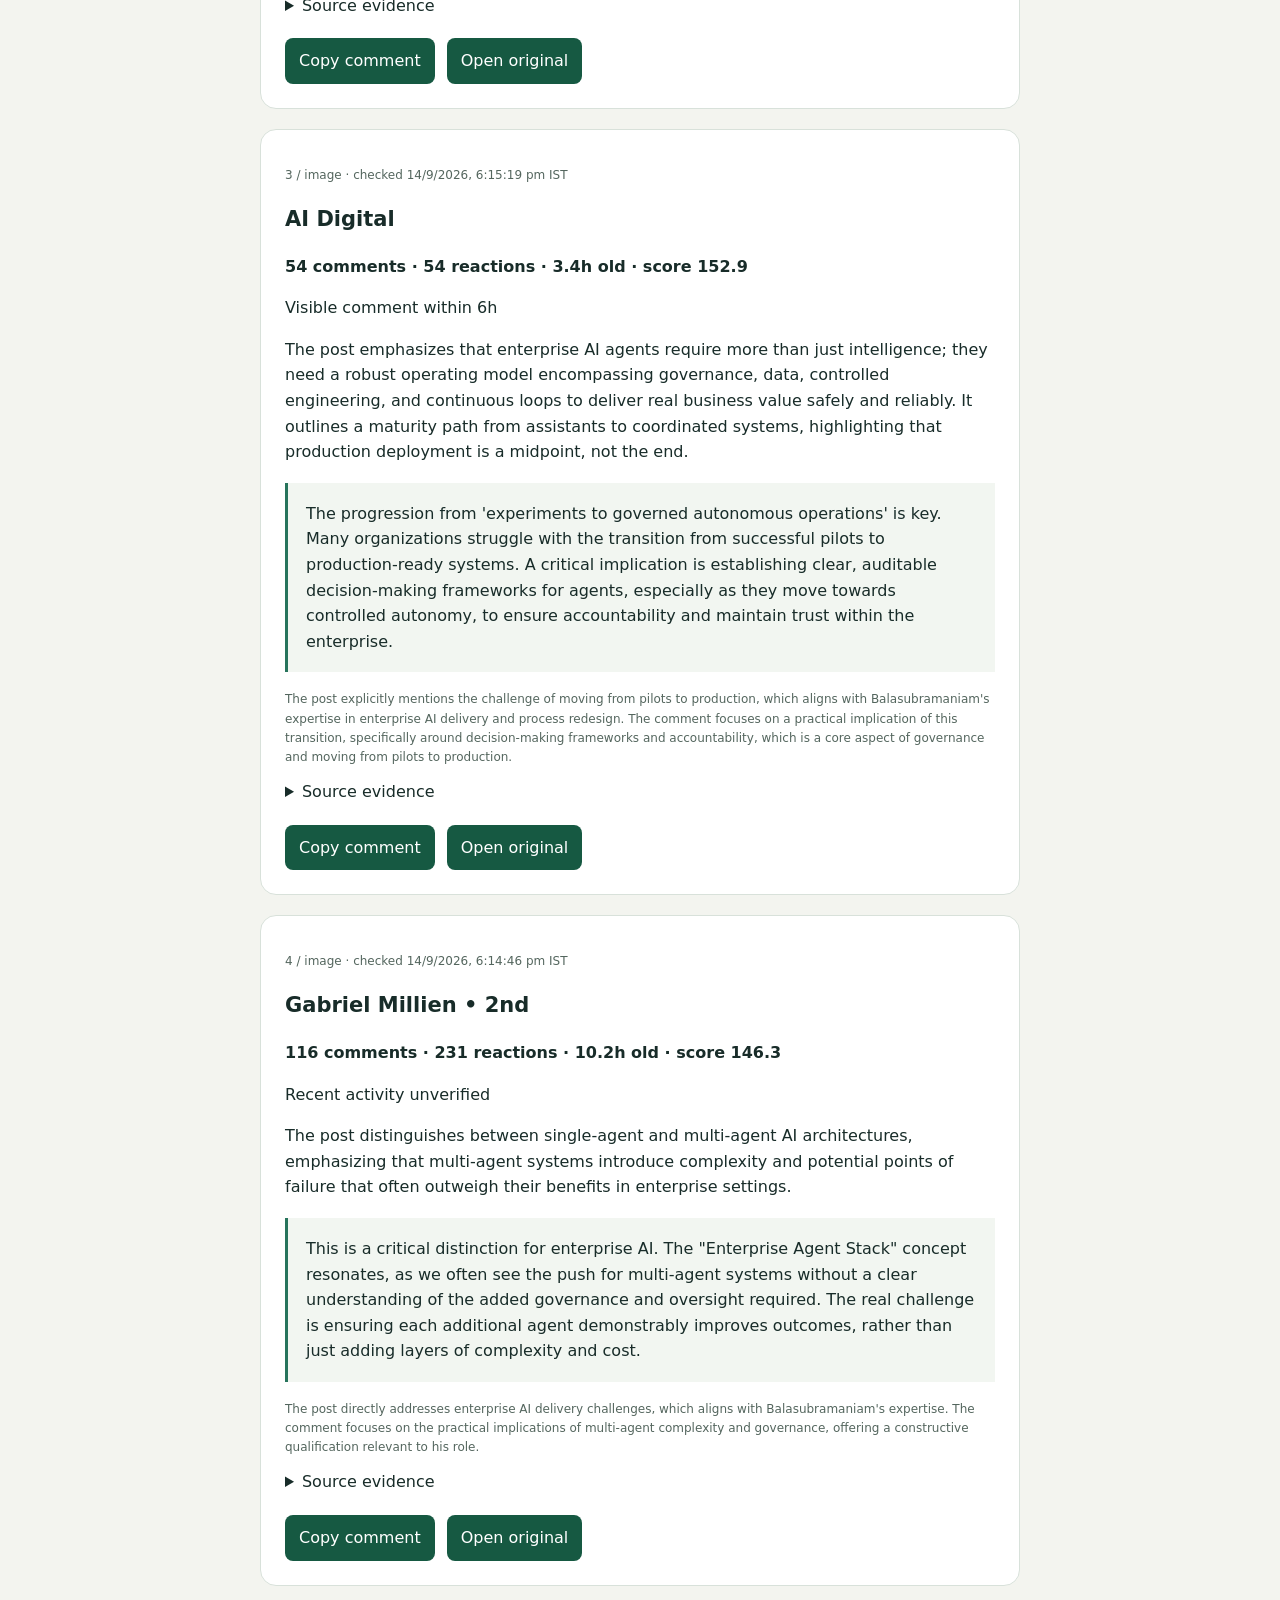
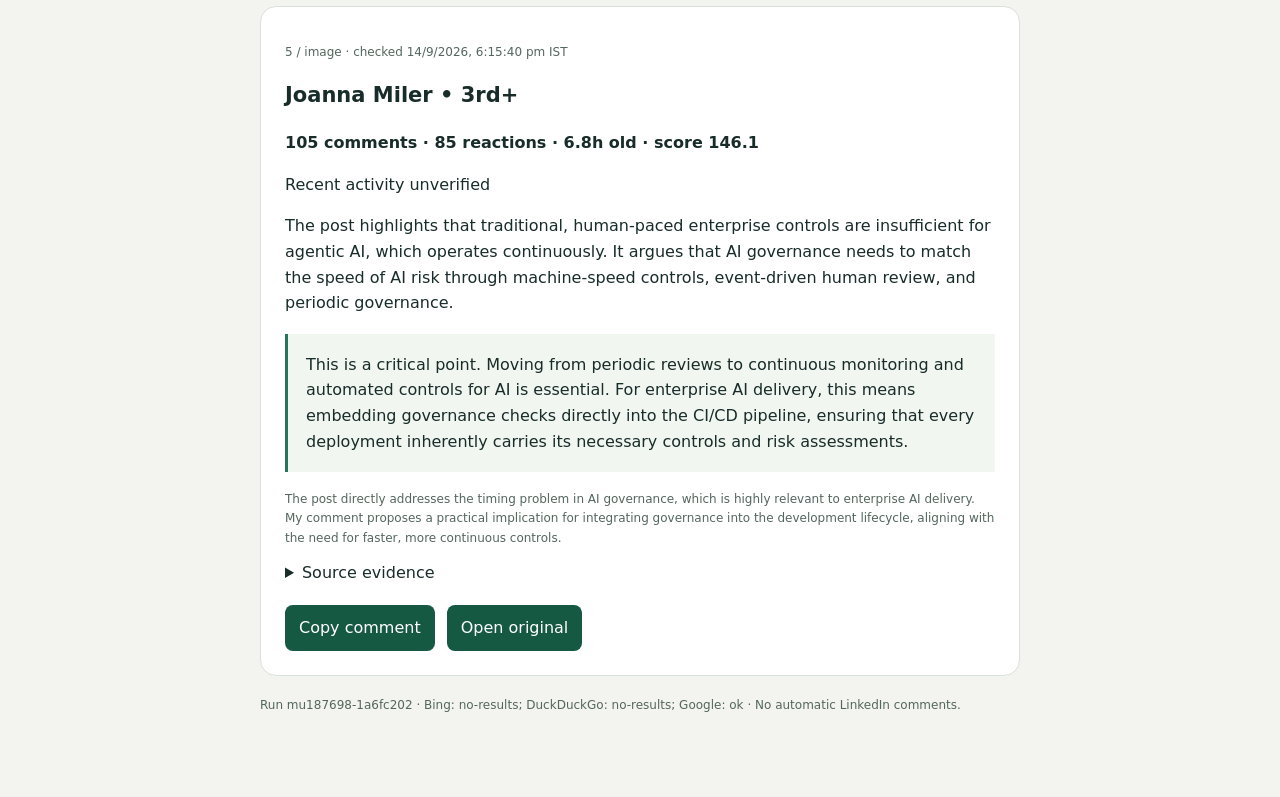
<file: docs/archive/2026-09-14-mu187698-1a6fc202.html>
<!doctype html><html lang="en"><head><meta charset="utf-8"><meta name="viewport" content="width=device-width,initial-scale=1"><title>Feedline — comment opportunities</title><style>body{margin:0;padding:28px 18px 70px;background:#f3f4ef;color:#182c29;font:16px/1.6 system-ui}main{max-width:760px;margin:auto}h1{font-size:32px;line-height:1.2}h2{font-size:21px}article{background:white;border:1px solid #d8e1da;border-radius:16px;padding:24px;margin:20px 0}.eyebrow,.small{font-size:12px;color:#54665e}.metrics{font-weight:600}blockquote{margin:18px 0;background:#f2f6f1;padding:18px;border-left:3px solid #27745c;white-space:pre-wrap}.actions{display:flex;gap:12px;margin-top:20px}button,a{padding:10px 14px;background:#165942;color:white;border:0;border-radius:8px;font:inherit;text-decoration:none;cursor:pointer}#fresh{padding:12px;background:#e4edde;border-radius:8px}.warning{color:#854919}</style></head><body><main><p>FEEDLINE 4 · INDEXED POST DISCOVERY</p><h1>Conversations worth joining</h1><p>Generated 14/9/2026, 6:23:37 pm IST · 5 verified opportunities</p><div id="fresh">Engagement counts are snapshots from the times shown. Refresh the original before replying.</div><p>Top results among verified indexed posts found. Video posts excluded.</p><article><p class="eyebrow">1 / image · checked 14/9/2026, 6:07:58 pm IST</p><h2>Prashant Rathi • 2nd</h2><p class="metrics">124 comments · 359 reactions · 5.6h old · score 178</p><p>Post and its comments are within 6h</p><p>The post highlights that while AI can reduce operational expenses, its true cost structure, encompassing tokens, inference, GPU, and integration, is often underestimated. It emphasizes the need for FinOps thinking and measuring business value against operational costs, not just model accuracy.</p><blockquote>This is a critical point. Beyond the direct costs, the governance framework for enterprise AI, including data lineage, model explainability, and compliance, also adds to the overall cost structure. These elements are vital for sustainable, production-ready AI.</blockquote><p class="small">The post directly addresses the often-overlooked cost structure of enterprise AI. My comment extends this by introducing the additional, often significant, costs associated with AI governance, which is a key area of my expertise in enterprise AI delivery.</p><details><summary>Source evidence</summary><p>Every prompt consumes tokens. Every response uses inference capacity. Every agent workflow may trigger multiple model calls, tools, APIs, retrieval steps, and databases. Then add GPU infrastructure, vector storage, observability, security, evaluation, integration, and engineering time.</p><p>Image: The image is a four-panel comic strip. In each left panel, a person asks a question about AI costs or ROI. In the corresponding right panel, a crowd enthusiastically shouts 'YES!', 'IGNORE THOSE!', 'IGNORE THOSE TOO!', and 'RIGHT NOW!' in response to questions about cost reduction, token costs, GPU costs, and ROI timing, respectively. It visually satirizes the tendency to overlook hidden costs and demand immediate ROI from AI.</p></details><div class="actions"><button data-copy="This is a critical point. Beyond the direct costs, the governance framework for enterprise AI, including data lineage, model explainability, and compliance, also adds to the overall cost structure. These elements are vital for sustainable, production-ready AI.">Copy comment</button><a href="https://www.linkedin.com/posts/prashantrathi1_ai-does-not-automatically-reduce-costs-activity-7505158402071805952-zujK" target="_blank" rel="noreferrer">Open original</a></div></article><article><p class="eyebrow">2 / image · checked 14/9/2026, 6:07:50 pm IST</p><h2>Raju Dandigam • 2nd</h2><p class="metrics">53 comments · 45 reactions · 1.0h old · score 166.3</p><p>Post and its comments are within 6h</p><p>The post clarifies the distinction between an AI agent (a goal-driven component) and Agentic AI (a broader architecture coordinating multiple agents and workflows). It highlights differences in system design, communication, reliability, and deployment.</p><blockquote>This distinction between an AI agent and Agentic AI is crucial for enterprise delivery. Moving from pilots to production with Agentic AI introduces significant complexity in governance, especially around cross-agent permissions, audit trails, and failure recovery. How are organizations addressing these expanded governance needs?</blockquote><p class="small">The post directly addresses the architectural and operational complexities of Agentic AI, which aligns with Balasubramaniam's focus on enterprise AI delivery, governance, and moving from pilots to production. The comment focuses on the practical implication of increased governance needs for Agentic AI, which is a key area for a Lead Consultant at Infosys Topaz.</p><details><summary>Source evidence</summary><p>Agentic AI additionally requires policy engines, cross-agent permissions, approval gates, circuit breakers, least privilege, idempotency, audit trails, and failure recovery.</p><p>Image: The image is a detailed comparison chart titled 'AI Agent Vs Agentic AI'. It breaks down the differences across several categories: Core Definition, Programming &amp; Core Technologies, Core Tools &amp; Frameworks, Context Memory &amp; State, Communication, Reliability &amp; Safety, and Deployment &amp; Operations. Each category lists specific characteristics and technologies, clearly differentiating between a single AI agent and a broader Agentic AI system. For example, under 'Reliability &amp; Safety', AI Agent lists 'Input Validation' and 'Tool Permissions', while Agentic AI adds 'Policy Engine', 'Cross-Agent Permissions', and 'Audit Trails'.</p></details><div class="actions"><button data-copy="This distinction between an AI agent and Agentic AI is crucial for enterprise delivery. Moving from pilots to production with Agentic AI introduces significant complexity in governance, especially around cross-agent permissions, audit trails, and failure recovery. How are organizations addressing these expanded governance needs?">Copy comment</button><a href="https://www.linkedin.com/posts/raju-dandigam_ai-agent-and-agentic-ai-are-not-the-same-activity-7505227628891541504-9Vjq" target="_blank" rel="noreferrer">Open original</a></div></article><article><p class="eyebrow">3 / image · checked 14/9/2026, 6:15:19 pm IST</p><h2>AI Digital</h2><p class="metrics">54 comments · 54 reactions · 3.4h old · score 152.9</p><p>Visible comment within 6h</p><p>The post emphasizes that enterprise AI agents require more than just intelligence; they need a robust operating model encompassing governance, data, controlled engineering, and continuous loops to deliver real business value safely and reliably. It outlines a maturity path from assistants to coordinated systems, highlighting that production deployment is a midpoint, not the end.</p><blockquote>The progression from 'experiments to governed autonomous operations' is key. Many organizations struggle with the transition from successful pilots to production-ready systems. A critical implication is establishing clear, auditable decision-making frameworks for agents, especially as they move towards controlled autonomy, to ensure accountability and maintain trust within the enterprise.</blockquote><p class="small">The post explicitly mentions the challenge of moving from pilots to production, which aligns with Balasubramaniam's expertise in enterprise AI delivery and process redesign. The comment focuses on a practical implication of this transition, specifically around decision-making frameworks and accountability, which is a core aspect of governance and moving from pilots to production.</p><details><summary>Source evidence</summary><p>Production introduces another level of responsibility. Teams need observability, access control, auditability, safety checks, incident handling, latency monitoring, cost tracking, and continuous evaluation.</p><p>Image: The image, titled 'THE ENTERPRISE AGENTIC AI ROADMAP', visually reinforces the post's text by illustrating a structured journey from 'AI Experiments to Governed Autonomous Operations'. It details stages like 'Define Business Goals', 'Build Data Foundations', 'Design Agent Workflows', and 'Operate In Production'. Key sections include 'Business &amp; Use-Case Readiness', 'Data &amp; Knowledge Layer', 'Controlled Agent Engineering', 'Production Operations', 'Optimization &amp; FinOps', and 'Multi-Agent Coordination'. An 'Enterprise Agent Loop' diagram shows a continuous cycle of context gathering, retrieval, reasoning, planning, action, validation, and escalation. The 'Agent Maturity Path' progresses from 'Assistants' to 'Coordinated Systems', aligning with the post's description of increasing capability and governance demands.</p></details><div class="actions"><button data-copy="The progression from 'experiments to governed autonomous operations' is key. Many organizations struggle with the transition from successful pilots to production-ready systems. A critical implication is establishing clear, auditable decision-making frameworks for agents, especially as they move towards controlled autonomy, to ensure accountability and maintain trust within the enterprise.">Copy comment</button><a href="https://www.linkedin.com/posts/aidigitaluk_ai-agents-need-more-than-intelligence-giving-activity-7505193779193344000-0wih" target="_blank" rel="noreferrer">Open original</a></div></article><article><p class="eyebrow">4 / image · checked 14/9/2026, 6:14:46 pm IST</p><h2>Gabriel Millien • 2nd</h2><p class="metrics">116 comments · 231 reactions · 10.2h old · score 146.3</p><p>Recent activity unverified</p><p>The post distinguishes between single-agent and multi-agent AI architectures, emphasizing that multi-agent systems introduce complexity and potential points of failure that often outweigh their benefits in enterprise settings.</p><blockquote>This is a critical distinction for enterprise AI. The &quot;Enterprise Agent Stack&quot; concept resonates, as we often see the push for multi-agent systems without a clear understanding of the added governance and oversight required. The real challenge is ensuring each additional agent demonstrably improves outcomes, rather than just adding layers of complexity and cost.</blockquote><p class="small">The post directly addresses enterprise AI delivery challenges, which aligns with Balasubramaniam's expertise. The comment focuses on the practical implications of multi-agent complexity and governance, offering a constructive qualification relevant to his role.</p><details><summary>Source evidence</summary><p>Every additional agent is another handoff. Another place where context can quietly get dropped between steps. Another component someone on your team has to watch, and pay for, whether it's earning its keep or not.</p><p>Image: The image clearly illustrates the architectural differences between single-agent and multi-agent systems. The single-agent diagram shows one central AI handling all tasks sequentially, including planning, tool calls, and guardrails. The multi-agent diagram depicts a coordinator distributing tasks to specialized agents (researcher, data analyst, writer, critic, visualizer) who collaborate, use shared resources, and undergo validation between steps. Both diagrams show logging and final output.</p></details><div class="actions"><button data-copy="This is a critical distinction for enterprise AI. The &quot;Enterprise Agent Stack&quot; concept resonates, as we often see the push for multi-agent systems without a clear understanding of the added governance and oversight required. The real challenge is ensuring each additional agent demonstrably improves outcomes, rather than just adding layers of complexity and cost.">Copy comment</button><a href="https://www.linkedin.com/posts/gabriel-millien_everyone-wants-to-build-a-team-of-ai-agents-activity-7505090463545180160-cskM" target="_blank" rel="noreferrer">Open original</a></div></article><article><p class="eyebrow">5 / image · checked 14/9/2026, 6:15:40 pm IST</p><h2>Joanna Miler • 3rd+</h2><p class="metrics">105 comments · 85 reactions · 6.8h old · score 146.1</p><p>Recent activity unverified</p><p>The post highlights that traditional, human-paced enterprise controls are insufficient for agentic AI, which operates continuously. It argues that AI governance needs to match the speed of AI risk through machine-speed controls, event-driven human review, and periodic governance.</p><blockquote>This is a critical point. Moving from periodic reviews to continuous monitoring and automated controls for AI is essential. For enterprise AI delivery, this means embedding governance checks directly into the CI/CD pipeline, ensuring that every deployment inherently carries its necessary controls and risk assessments.</blockquote><p class="small">The post directly addresses the timing problem in AI governance, which is highly relevant to enterprise AI delivery. My comment proposes a practical implication for integrating governance into the development lifecycle, aligning with the need for faster, more continuous controls.</p><details><summary>Source evidence</summary><p>Can our controls move at the speed of AI risk?</p><p>Image: The image depicts a person labeled 'AI' climbing a mountain towards a sign for 'Responsible AI'. The person is tethered to a stack of large rocks labeled 'Quarterly Access Reviews', 'Annual Policy Approvals', 'Periodic Model Validation', and 'Late Incident Reviews', symbolizing the burden of slow, traditional controls. Text on the image reinforces the idea that 'Systems That Act Every Minute Need More Than Quarterly Controls' and asks, 'Can our controls move at the speed of AI risk?'</p></details><div class="actions"><button data-copy="This is a critical point. Moving from periodic reviews to continuous monitoring and automated controls for AI is essential. For enterprise AI delivery, this means embedding governance checks directly into the CI/CD pipeline, ensuring that every deployment inherently carries its necessary controls and risk assessments.">Copy comment</button><a href="https://www.linkedin.com/posts/joanna-miler_ai-governance-has-a-timing-problem-not-activity-7505143380591616000-NQcq" target="_blank" rel="noreferrer">Open original</a></div></article><p class="small">Run mu187698-1a6fc202 · Bing: no-results; DuckDuckGo: no-results; Google: ok · No automatic LinkedIn comments.</p></main><script>document.querySelectorAll('[data-copy]').forEach(b=>b.addEventListener('click',async()=>{try{await navigator.clipboard.writeText(b.dataset.copy);b.textContent='Copied'}catch{b.textContent='Select and copy text above'}}));if(Date.now()-1789390417144>86400000)document.getElementById('fresh').textContent='This briefing is over 24 hours old. Check Feedline on your laptop for run status and verify posts before replying.';</script></body></html>
</file>
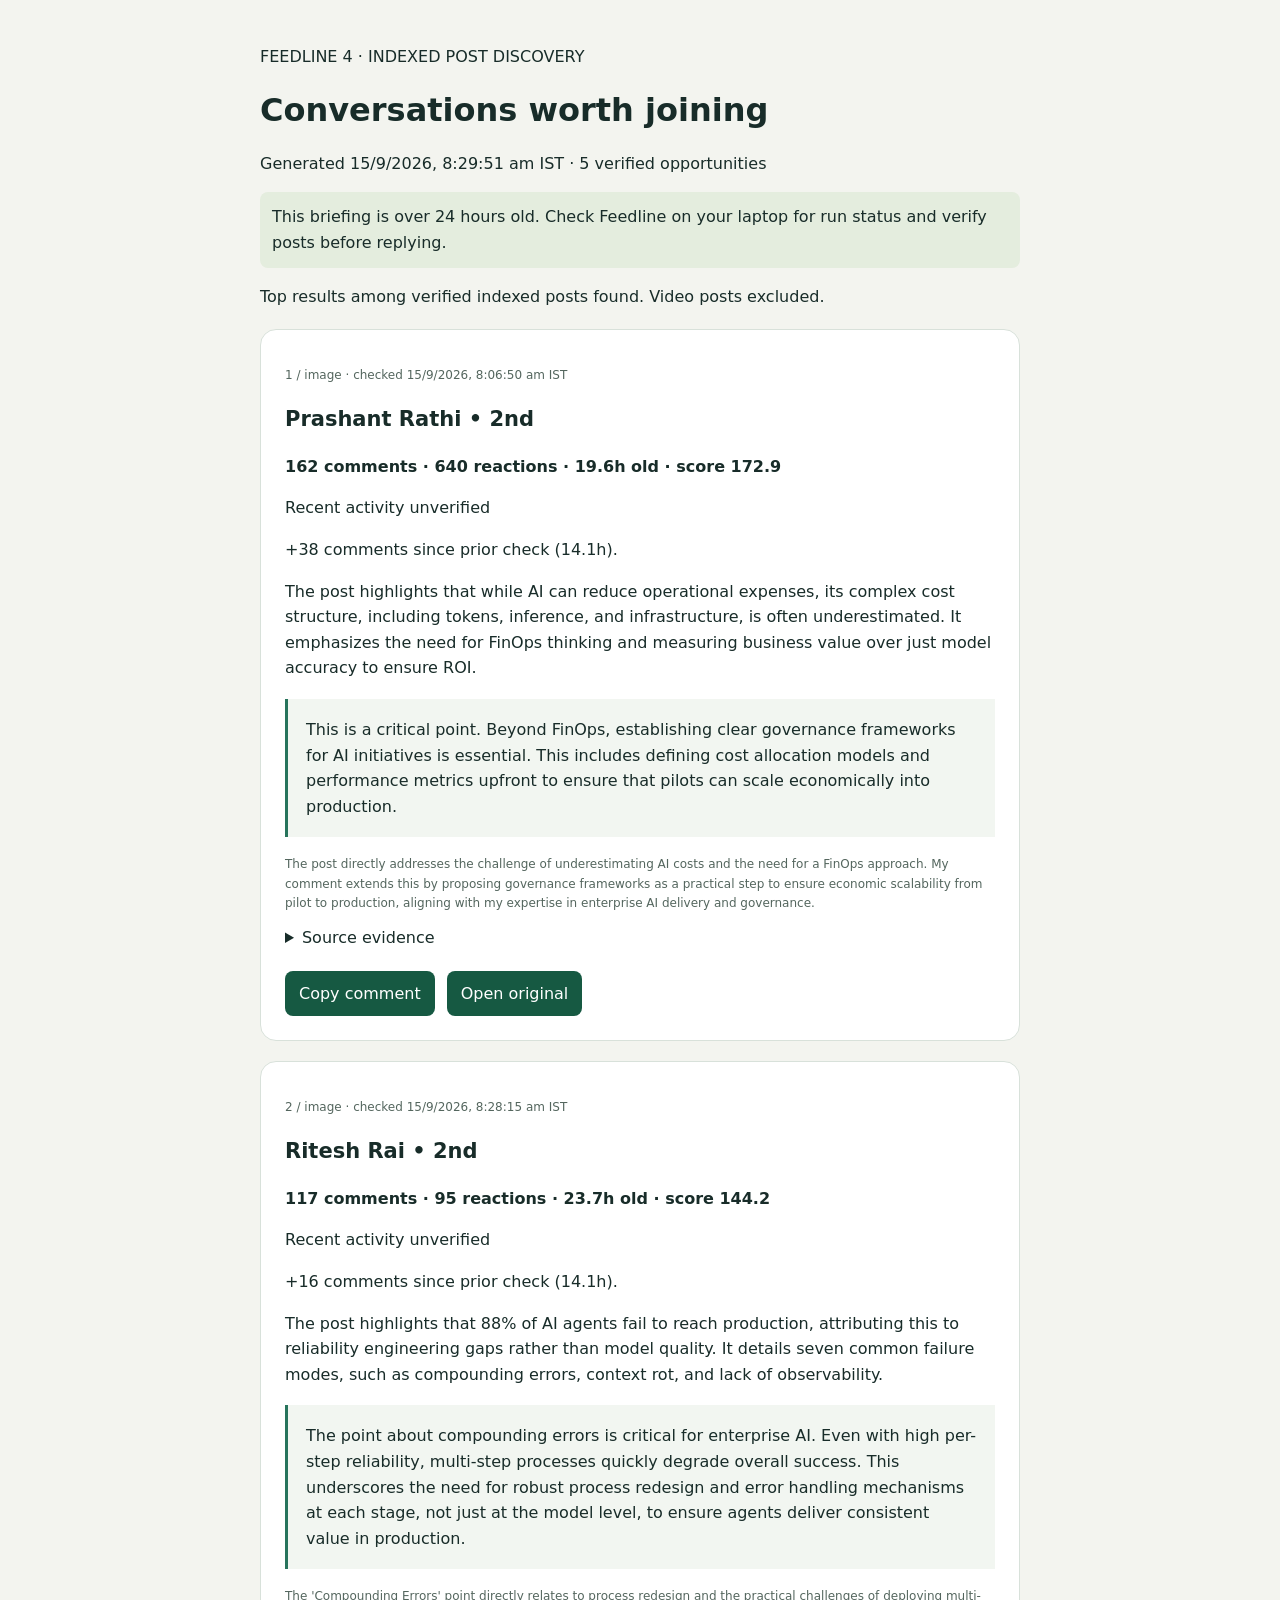
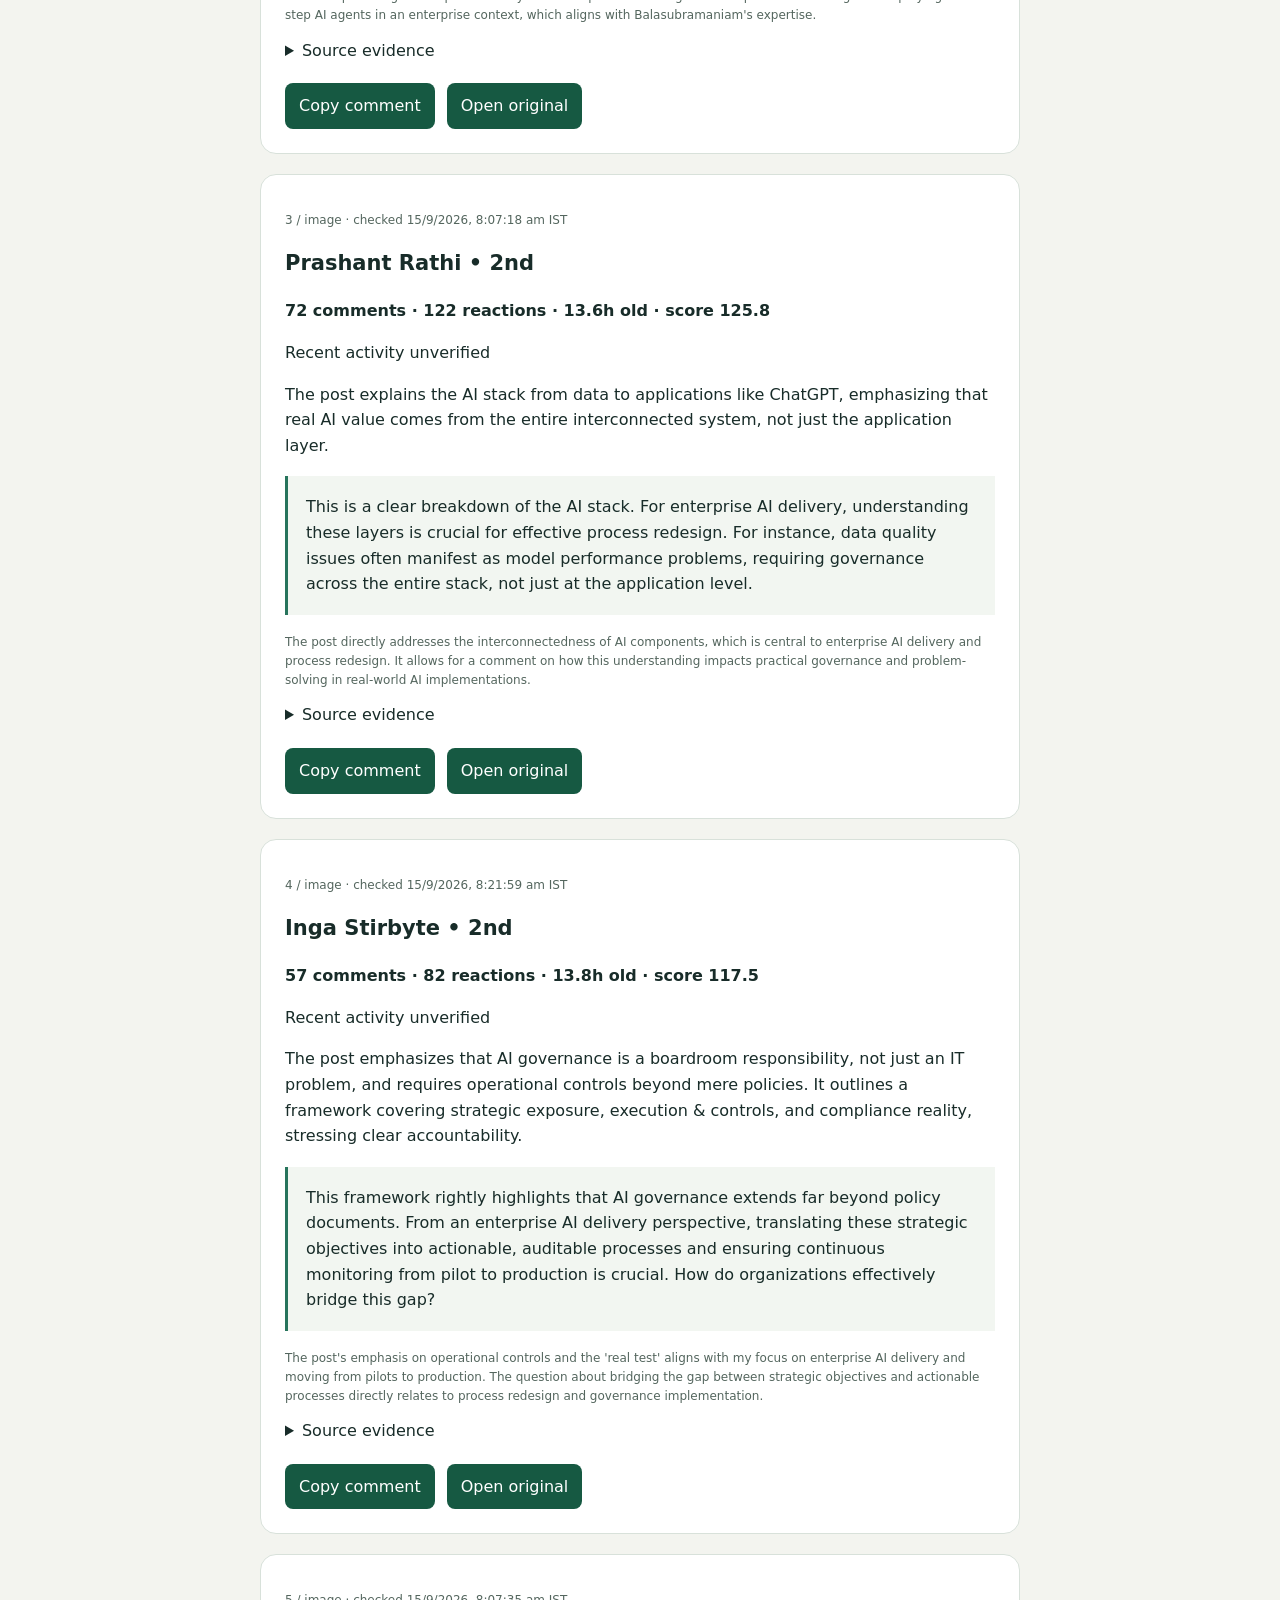
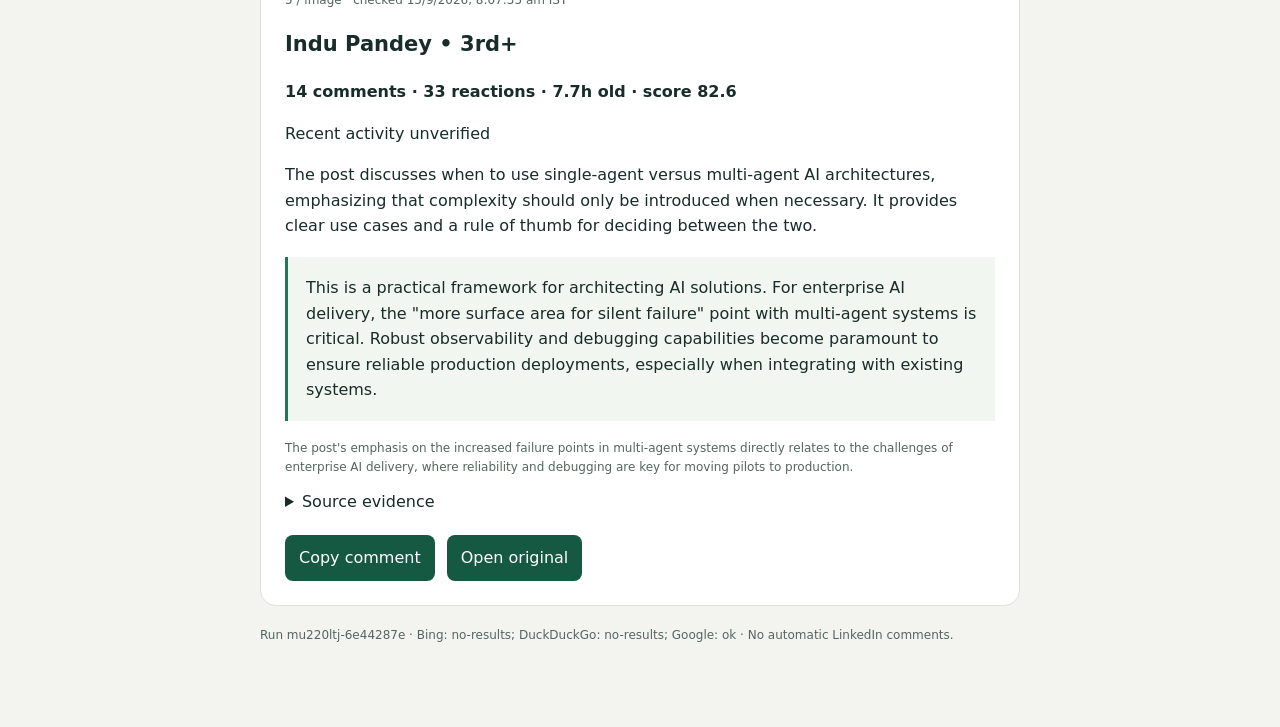
<file: docs/archive/2026-09-15-mu220ltj-6e44287e.html>
<!doctype html><html lang="en"><head><meta charset="utf-8"><meta name="viewport" content="width=device-width,initial-scale=1"><title>Feedline — comment opportunities</title><style>body{margin:0;padding:28px 18px 70px;background:#f3f4ef;color:#182c29;font:16px/1.6 system-ui}main{max-width:760px;margin:auto}h1{font-size:32px;line-height:1.2}h2{font-size:21px}article{background:white;border:1px solid #d8e1da;border-radius:16px;padding:24px;margin:20px 0}.eyebrow,.small{font-size:12px;color:#54665e}.metrics{font-weight:600}blockquote{margin:18px 0;background:#f2f6f1;padding:18px;border-left:3px solid #27745c;white-space:pre-wrap}.actions{display:flex;gap:12px;margin-top:20px}button,a{padding:10px 14px;background:#165942;color:white;border:0;border-radius:8px;font:inherit;text-decoration:none;cursor:pointer}#fresh{padding:12px;background:#e4edde;border-radius:8px}.warning{color:#854919}</style></head><body><main><p>FEEDLINE 4 · INDEXED POST DISCOVERY</p><h1>Conversations worth joining</h1><p>Generated 15/9/2026, 8:29:51 am IST · 5 verified opportunities</p><div id="fresh">Engagement counts are snapshots from the times shown. Refresh the original before replying.</div><p>Top results among verified indexed posts found. Video posts excluded.</p><article><p class="eyebrow">1 / image · checked 15/9/2026, 8:06:50 am IST</p><h2>Prashant Rathi • 2nd</h2><p class="metrics">162 comments · 640 reactions · 19.6h old · score 172.9</p><p>Recent activity unverified</p><p>+38 comments since prior check (14.1h).</p><p>The post highlights that while AI can reduce operational expenses, its complex cost structure, including tokens, inference, and infrastructure, is often underestimated. It emphasizes the need for FinOps thinking and measuring business value over just model accuracy to ensure ROI.</p><blockquote>This is a critical point. Beyond FinOps, establishing clear governance frameworks for AI initiatives is essential. This includes defining cost allocation models and performance metrics upfront to ensure that pilots can scale economically into production.</blockquote><p class="small">The post directly addresses the challenge of underestimating AI costs and the need for a FinOps approach. My comment extends this by proposing governance frameworks as a practical step to ensure economic scalability from pilot to production, aligning with my expertise in enterprise AI delivery and governance.</p><details><summary>Source evidence</summary><p>ROI should be designed into the architecture, not calculated after deployment.</p><p>Image: The image is a four-panel comic strip. Each panel shows a person asking a question on the left and a crowd responding on the right. The questions are: 'Will AI reduce costs?', 'What about token costs?', 'And GPU costs?', and 'When do we want ROI?'. The corresponding answers from the crowd are: 'YES!' (with money falling), 'IGNORE THOSE!' (with speech bubbles), 'IGNORE THOSE TOO!' (with a GPU chip icon), and 'RIGHT NOW!' (with a clock icon). The comic satirizes the tendency to overlook AI's underlying costs while expecting immediate returns.</p></details><div class="actions"><button data-copy="This is a critical point. Beyond FinOps, establishing clear governance frameworks for AI initiatives is essential. This includes defining cost allocation models and performance metrics upfront to ensure that pilots can scale economically into production.">Copy comment</button><a href="https://www.linkedin.com/posts/prashantrathi1_ai-does-not-automatically-reduce-costs-activity-7505158402071805952-zujK" target="_blank" rel="noreferrer">Open original</a></div></article><article><p class="eyebrow">2 / image · checked 15/9/2026, 8:28:15 am IST</p><h2>Ritesh Rai • 2nd</h2><p class="metrics">117 comments · 95 reactions · 23.7h old · score 144.2</p><p>Recent activity unverified</p><p>+16 comments since prior check (14.1h).</p><p>The post highlights that 88% of AI agents fail to reach production, attributing this to reliability engineering gaps rather than model quality. It details seven common failure modes, such as compounding errors, context rot, and lack of observability.</p><blockquote>The point about compounding errors is critical for enterprise AI. Even with high per-step reliability, multi-step processes quickly degrade overall success. This underscores the need for robust process redesign and error handling mechanisms at each stage, not just at the model level, to ensure agents deliver consistent value in production.</blockquote><p class="small">The 'Compounding Errors' point directly relates to process redesign and the practical challenges of deploying multi-step AI agents in an enterprise context, which aligns with Balasubramaniam's expertise.</p><details><summary>Source evidence</summary><p>𝟏. 𝐂𝐨𝐦𝐩𝐨𝐮𝐧𝐝𝐢𝐧𝐠 𝐄𝐫𝐫𝐨𝐫𝐬: Per-step reliability of 95% sounds good, but a 10-step task succeeds only 60% of the time.</p><p>Image: The image is an infographic titled '88% of AI Agents Never Make It to Production'. It presents Gartner's 2026 statistic and shows that 78% of enterprises have agent pilots, but only 14% have scaled one successfully. The image then details 7 failure modes: Compounding Errors, Context Rot, Malformed Tool Calls, Runaway Loops, Prompt Injection, Shipping on Vibes, and No Observability. Each failure mode is accompanied by a brief explanation and a small illustrative diagram or example. Key takeaways emphasize blaming infrastructure, not the model, for production failures.</p></details><div class="actions"><button data-copy="The point about compounding errors is critical for enterprise AI. Even with high per-step reliability, multi-step processes quickly degrade overall success. This underscores the need for robust process redesign and error handling mechanisms at each stage, not just at the model level, to ensure agents deliver consistent value in production.">Copy comment</button><a href="https://www.linkedin.com/posts/ritesh-rai-8475672a7_%F0%9D%9F%96%F0%9D%9F%96-%F0%9D%90%A8%F0%9D%90%9F-%F0%9D%90%80%F0%9D%90%88-%F0%9D%90%9A%F0%9D%90%A0%F0%9D%90%9E%F0%9D%90%A7%F0%9D%90%AD%F0%9D%90%AC-%F0%9D%90%A7%F0%9D%90%9E%F0%9D%90%AF%F0%9D%90%9E%F0%9D%90%AB-%F0%9D%90%A6%F0%9D%90%9A%F0%9D%90%A4%F0%9D%90%9E-activity-7505101965899567104-p0eq" target="_blank" rel="noreferrer">Open original</a></div></article><article><p class="eyebrow">3 / image · checked 15/9/2026, 8:07:18 am IST</p><h2>Prashant Rathi • 2nd</h2><p class="metrics">72 comments · 122 reactions · 13.6h old · score 125.8</p><p>Recent activity unverified</p><p>The post explains the AI stack from data to applications like ChatGPT, emphasizing that real AI value comes from the entire interconnected system, not just the application layer.</p><blockquote>This is a clear breakdown of the AI stack. For enterprise AI delivery, understanding these layers is crucial for effective process redesign. For instance, data quality issues often manifest as model performance problems, requiring governance across the entire stack, not just at the application level.</blockquote><p class="small">The post directly addresses the interconnectedness of AI components, which is central to enterprise AI delivery and process redesign. It allows for a comment on how this understanding impacts practical governance and problem-solving in real-world AI implementations.</p><details><summary>Source evidence</summary><p>Real AI value does not come from a model working alone. It comes from quality data, scalable infrastructure, suitable algorithms, reliable models, and useful applications working together.</p><p>Image: The image visually represents the AI stack as a pyramid, with 'Data' at the base and 'ChatGPT &amp; Tools' at the top. It details what each layer does, how they connect, and lists common misconceptions about AI, such as 'AI is ChatGPT' or 'AI works like magic'.</p></details><div class="actions"><button data-copy="This is a clear breakdown of the AI stack. For enterprise AI delivery, understanding these layers is crucial for effective process redesign. For instance, data quality issues often manifest as model performance problems, requiring governance across the entire stack, not just at the application level.">Copy comment</button><a href="https://www.linkedin.com/posts/prashantrathi1_give-me-2-minutes-ill-show-you-what-really-activity-7505249861999456256-uxkv" target="_blank" rel="noreferrer">Open original</a></div></article><article><p class="eyebrow">4 / image · checked 15/9/2026, 8:21:59 am IST</p><h2>Inga Stirbyte • 2nd</h2><p class="metrics">57 comments · 82 reactions · 13.8h old · score 117.5</p><p>Recent activity unverified</p><p>The post emphasizes that AI governance is a boardroom responsibility, not just an IT problem, and requires operational controls beyond mere policies. It outlines a framework covering strategic exposure, execution &amp; controls, and compliance reality, stressing clear accountability.</p><blockquote>This framework rightly highlights that AI governance extends far beyond policy documents. From an enterprise AI delivery perspective, translating these strategic objectives into actionable, auditable processes and ensuring continuous monitoring from pilot to production is crucial. How do organizations effectively bridge this gap?</blockquote><p class="small">The post's emphasis on operational controls and the 'real test' aligns with my focus on enterprise AI delivery and moving from pilots to production. The question about bridging the gap between strategic objectives and actionable processes directly relates to process redesign and governance implementation.</p><details><summary>Source evidence</summary><p>The real test isn’t: “Do we have an AI policy?” It’s: “Can we confidently explain what our AI is doing, where our data is going, who is accountable, and what happens when something goes wrong?”</p><p>Image: The image presents a detailed flowchart titled 'The AI Executive Order Every Board Should Understand.' It breaks down AI governance into core objectives (Security, Accountability, Transparency, Oversight, Coordination), addresses Frontier AI Threats and Operational Visibility, and outlines three key areas: Strategic Exposure, Execution &amp; Controls, and Compliance Reality. It also defines roles for the Board, CISO, and Legal Team, and concludes with 'The Landing Experience' and 'Tracking &amp; Optimization' sections, including a 'Key Board Litmus Test.'</p></details><div class="actions"><button data-copy="This framework rightly highlights that AI governance extends far beyond policy documents. From an enterprise AI delivery perspective, translating these strategic objectives into actionable, auditable processes and ensuring continuous monitoring from pilot to production is crucial. How do organizations effectively bridge this gap?">Copy comment</button><a href="https://www.linkedin.com/posts/inga-stirbytecybersecurityleader_most-boards-are-asking-how-do-we-use-ai-activity-7505249528967565313-IoPn" target="_blank" rel="noreferrer">Open original</a></div></article><article><p class="eyebrow">5 / image · checked 15/9/2026, 8:07:35 am IST</p><h2>Indu Pandey • 3rd+</h2><p class="metrics">14 comments · 33 reactions · 7.7h old · score 82.6</p><p>Recent activity unverified</p><p>The post discusses when to use single-agent versus multi-agent AI architectures, emphasizing that complexity should only be introduced when necessary. It provides clear use cases and a rule of thumb for deciding between the two.</p><blockquote>This is a practical framework for architecting AI solutions. For enterprise AI delivery, the &quot;more surface area for silent failure&quot; point with multi-agent systems is critical. Robust observability and debugging capabilities become paramount to ensure reliable production deployments, especially when integrating with existing systems.</blockquote><p class="small">The post's emphasis on the increased failure points in multi-agent systems directly relates to the challenges of enterprise AI delivery, where reliability and debugging are key for moving pilots to production.</p><details><summary>Source evidence</summary><p>The catch: every extra agent is another handoff — another place for context to drop, another cost, another thing to debug when it breaks. More agents ≠ more intelligence; it's more surface area for silent failure.</p><p>Image: The image visually distinguishes single-agent and multi-agent architectures. The single-agent diagram shows a central agent handling all steps from goal reception to final response, including planning, tool calls, and self-correction. The multi-agent diagram illustrates a coordinator decomposing tasks for specialized agents (researcher, data analyst, writer, critic, visualizer) who collaborate, exchange messages, and utilize shared resources, with validation and guardrails between steps.</p></details><div class="actions"><button data-copy="This is a practical framework for architecting AI solutions. For enterprise AI delivery, the &quot;more surface area for silent failure&quot; point with multi-agent systems is critical. Robust observability and debugging capabilities become paramount to ensure reliable production deployments, especially when integrating with existing systems.">Copy comment</button><a href="https://www.linkedin.com/posts/indu-pandey-7569ab294_single-agent-vs-multi-agent-which-one-do-activity-7505338329899479040-FxBs" target="_blank" rel="noreferrer">Open original</a></div></article><p class="small">Run mu220ltj-6e44287e · Bing: no-results; DuckDuckGo: no-results; Google: ok · No automatic LinkedIn comments.</p></main><script>document.querySelectorAll('[data-copy]').forEach(b=>b.addEventListener('click',async()=>{try{await navigator.clipboard.writeText(b.dataset.copy);b.textContent='Copied'}catch{b.textContent='Select and copy text above'}}));if(Date.now()-1789441191589>86400000)document.getElementById('fresh').textContent='This briefing is over 24 hours old. Check Feedline on your laptop for run status and verify posts before replying.';</script></body></html>
</file>
<file: extension/popup.css>
:root { --bg:#f3efe6; --ink:#14120f; --muted:#6b6459; --accent:#3d5a54; --card:#fffcf7; }
* { box-sizing: border-box; }
body { width: 320px; margin: 0; padding: 16px; background: var(--bg); color: var(--ink);
  font: 14px/1.45 Figtree, Segoe UI, sans-serif; }
.kicker { letter-spacing: .16em; text-transform: uppercase; font-size: 10px; color: var(--muted); margin: 0 0 6px; }
h1 { font-size: 18px; margin: 0 0 10px; letter-spacing: -.02em; }
.hint { color: var(--muted); font-size: 12px; margin: 0 0 12px; }
button { width: 100%; min-height: 44px; border: 0; border-radius: 10px; background: var(--accent);
  color: var(--bg); font: inherit; font-weight: 600; cursor: pointer; margin-bottom: 8px; }
button.ghost { background: #e7e0d2; color: var(--ink); }
button:disabled { opacity: .45; cursor: default; }
pre { background: var(--card); padding: 10px; border-radius: 10px; white-space: pre-wrap;
  font-size: 11px; min-height: 72px; max-height: 180px; overflow: auto; }
a { color: var(--accent); font-size: 12px; }
</file>
